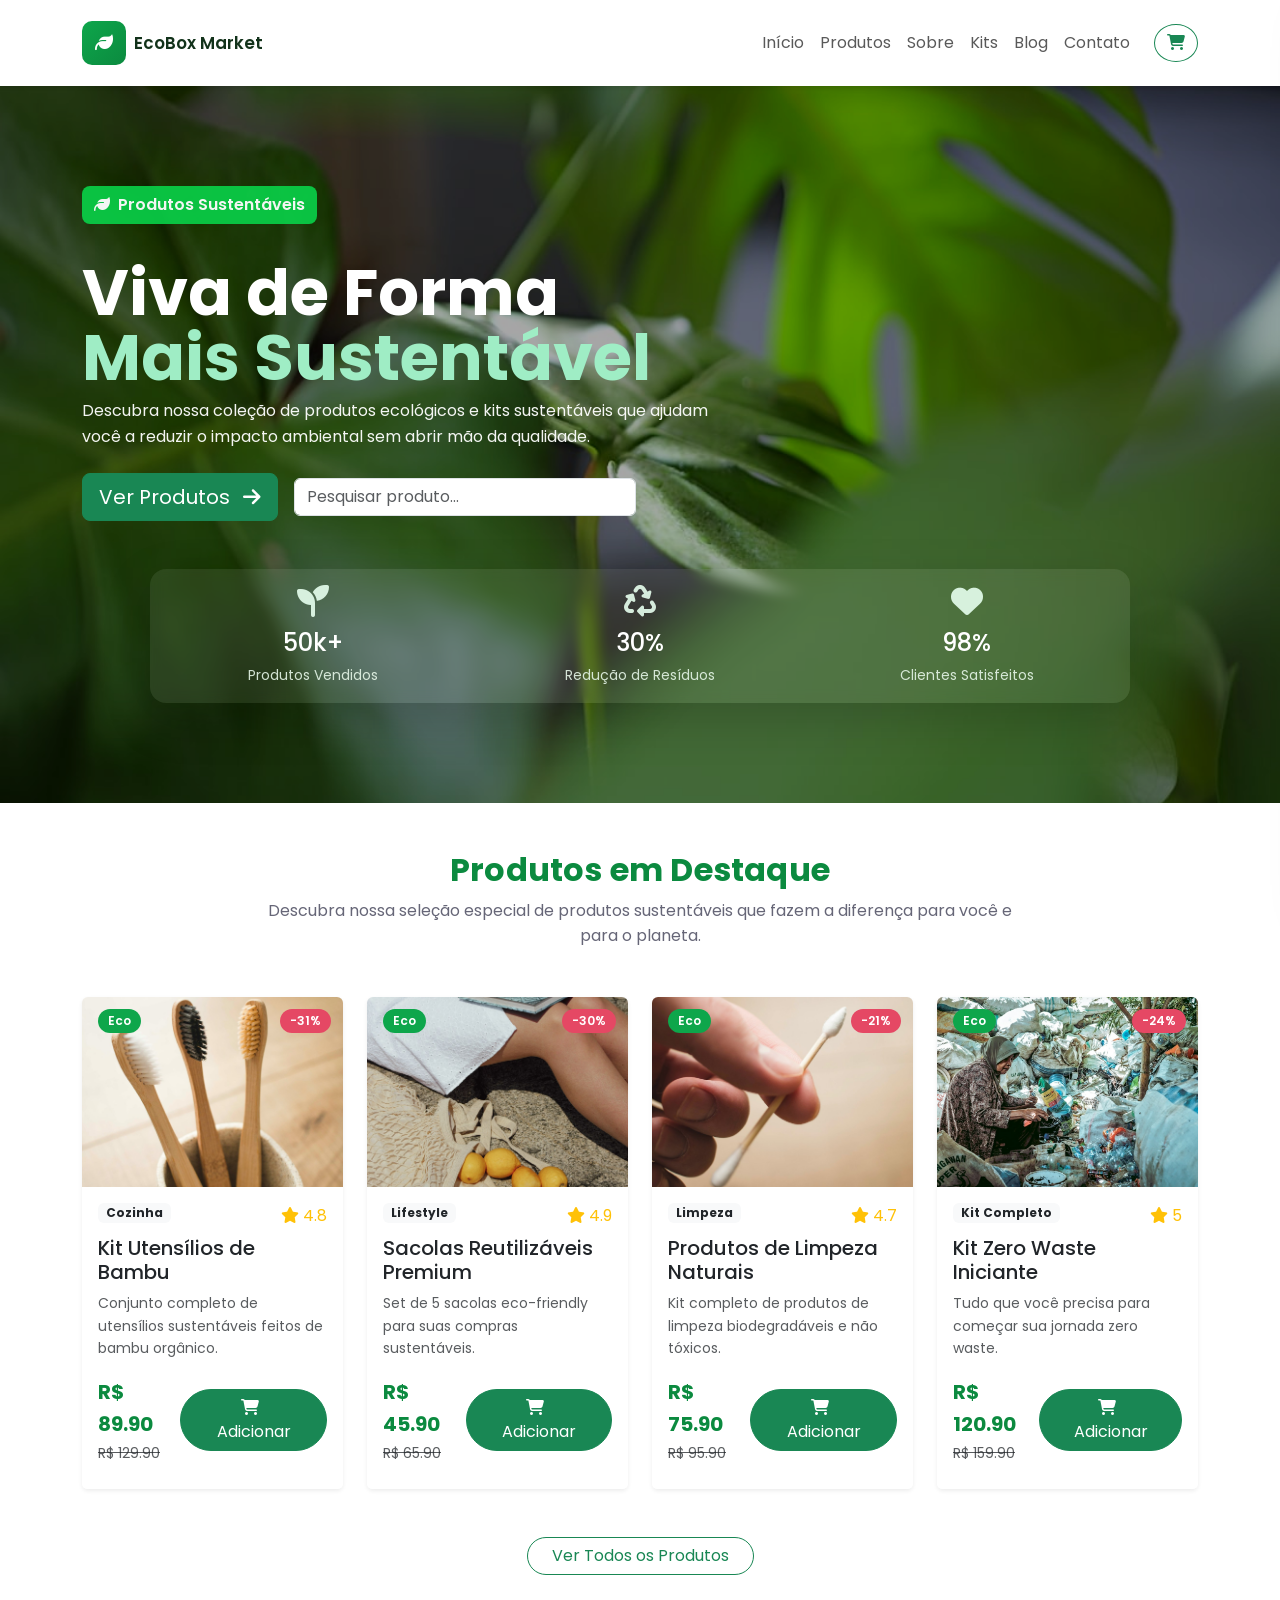
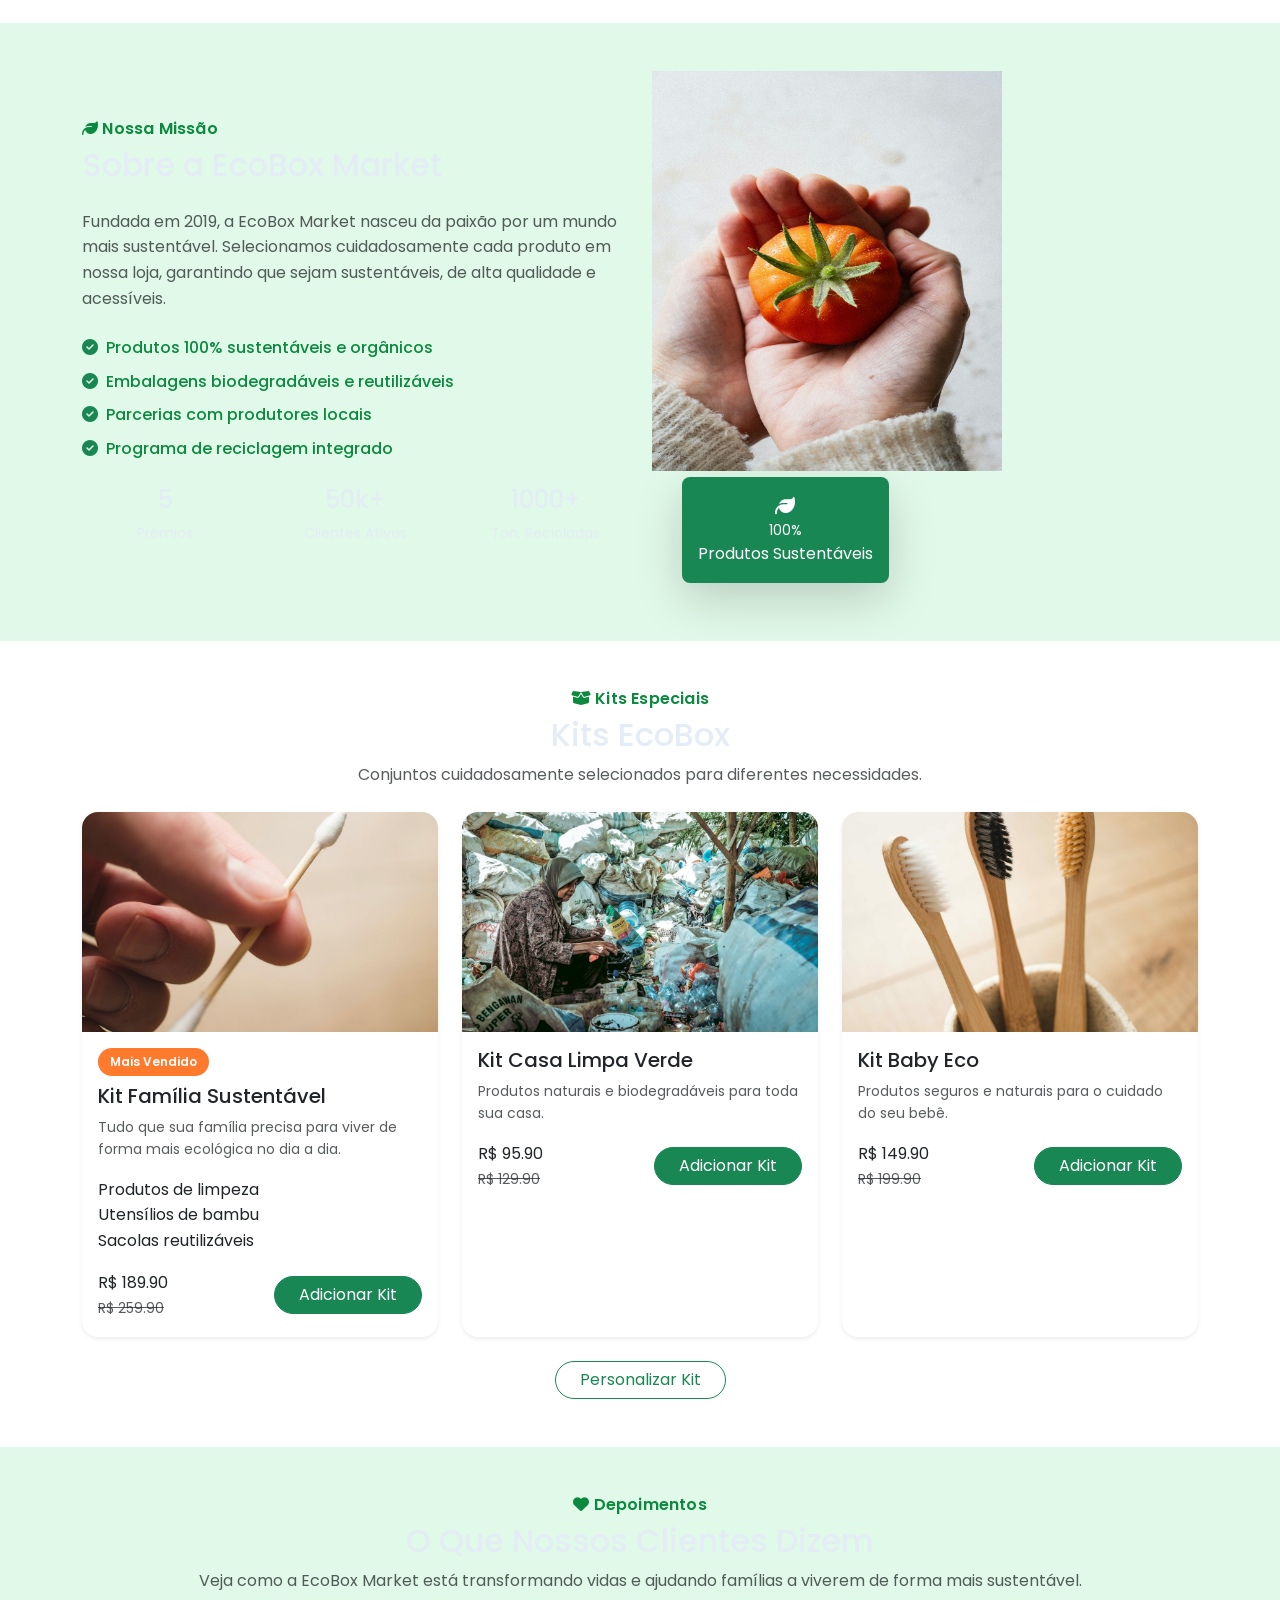
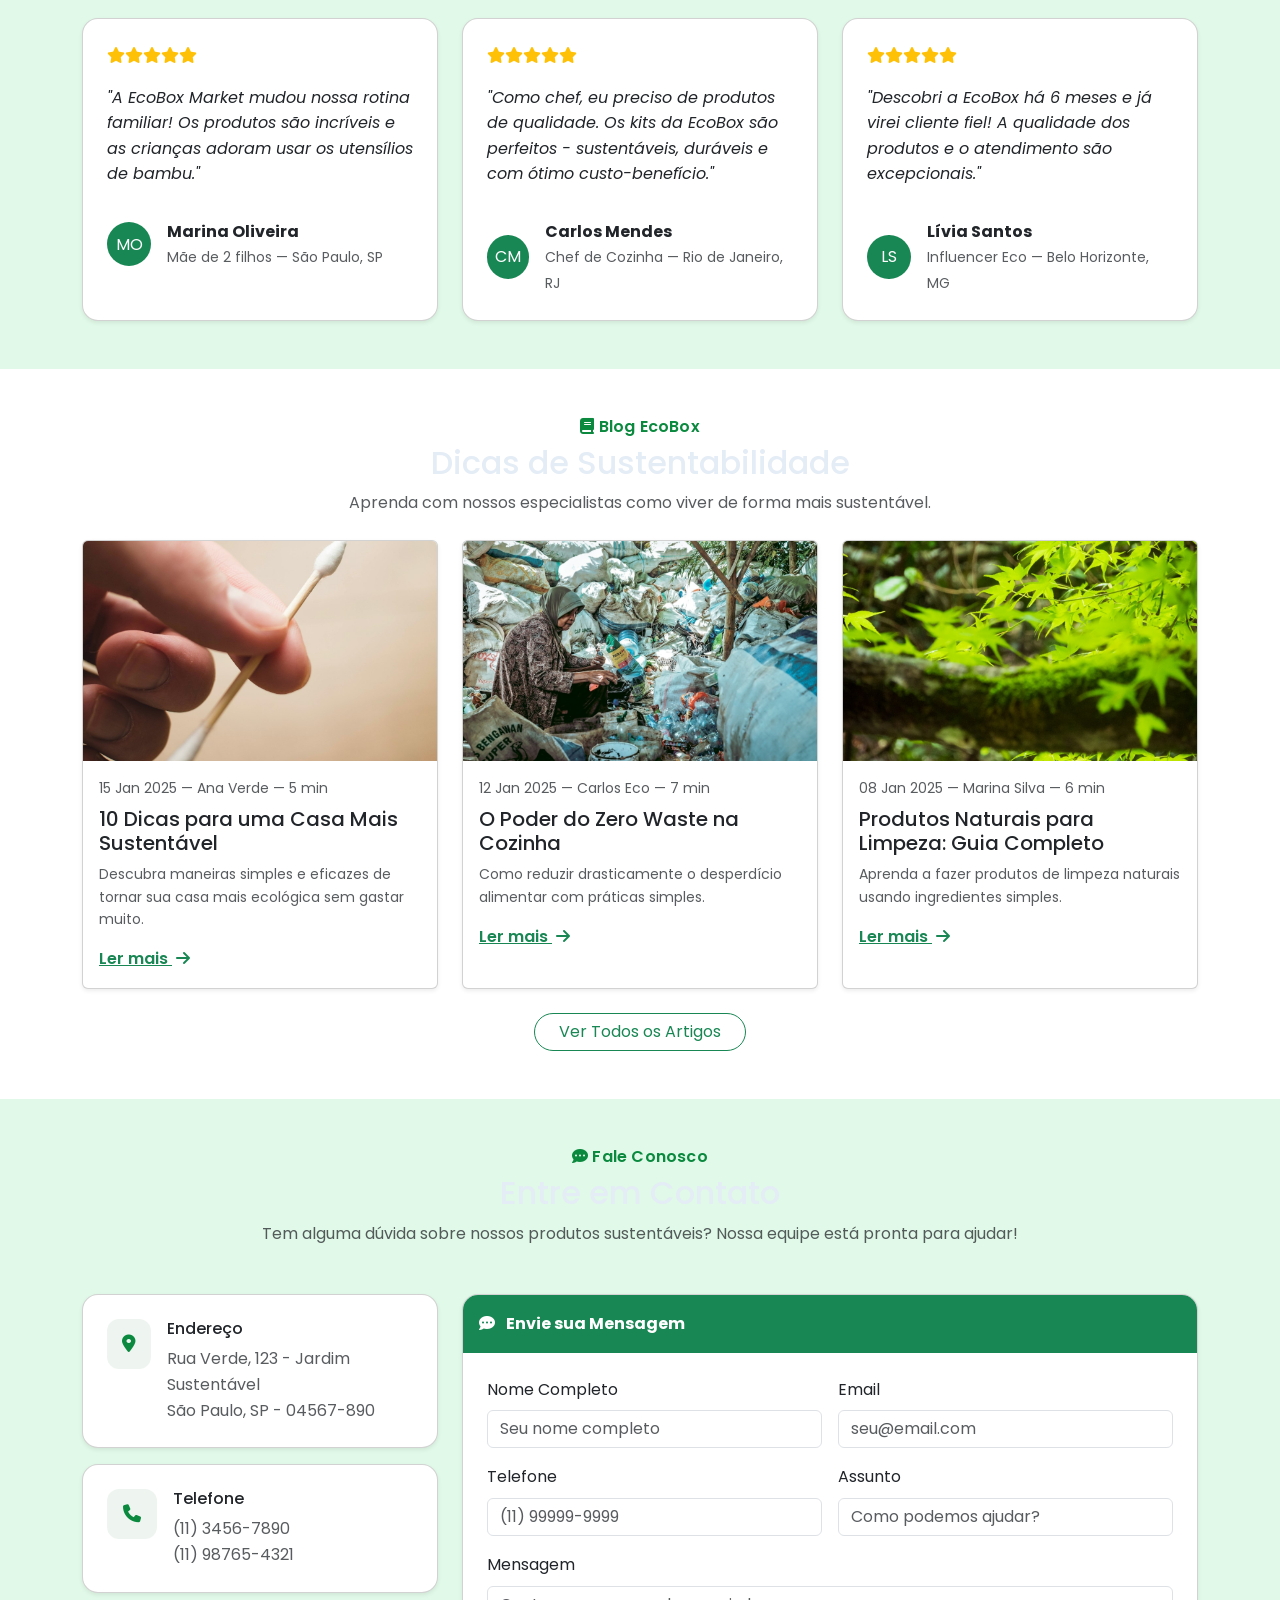
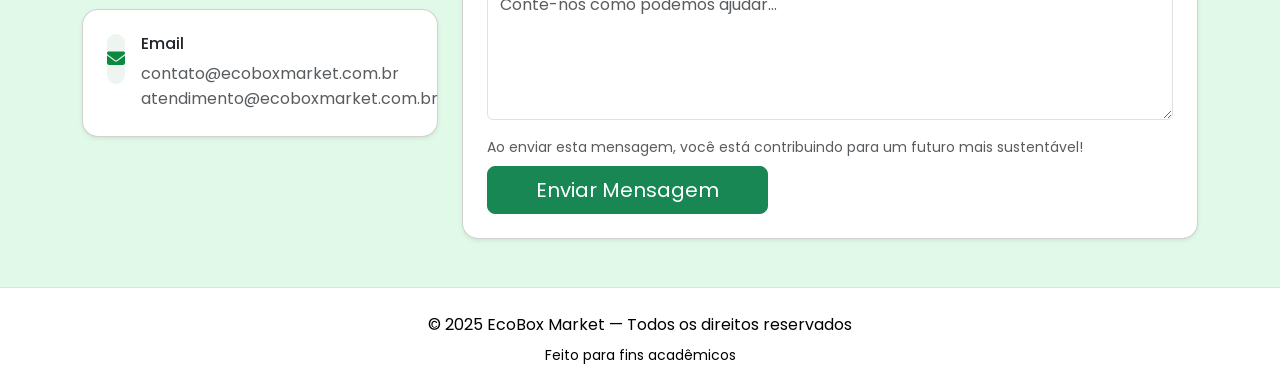
<file: index.html>
<!doctype html>
<html lang="pt-BR">
<head>
  <meta charset="utf-8" />
  <meta name="viewport" content="width=device-width, initial-scale=1" />
  <title>EcoBox Market</title>

  <!-- Bootstrap 5 -->
  <link href="https://cdn.jsdelivr.net/npm/bootstrap@5.3.2/dist/css/bootstrap.min.css" rel="stylesheet">

  <!-- Google Font -->
  <link href="https://fonts.googleapis.com/css2?family=Poppins:wght@300;400;600;700&display=swap" rel="stylesheet">

  <!-- Icones -->
  <link rel="stylesheet" href="https://cdnjs.cloudflare.com/ajax/libs/font-awesome/6.5.0/css/all.min.css">

  <!-- Customizado CSS -->
  <link rel="stylesheet" href="style.css">
</head>
<script src="script.js"></script>
<body>

  <!-- Aba de navegação -->
  <nav class="navbar navbar-expand-lg navbar-light bg-white shadow-sm py-3 sticky-top">
    <div class="container">
      <a class="navbar-brand d-flex align-items-center gap-2" href="#">
        <div class="logo-circle d-flex align-items-center justify-content-center">
          <i class="fas fa-leaf"></i>
        </div>
        <span class="brand-text">EcoBox Market</span>
      </a>

      <button class="navbar-toggler" type="button" data-bs-toggle="collapse" data-bs-target="#mainNav">
        <span class="navbar-toggler-icon"></span>
      </button>

      <div class="collapse navbar-collapse" id="mainNav">
        <ul class="navbar-nav ms-auto align-items-lg-center">
          <li class="nav-item"><a class="nav-link" href="#home">Início</a></li>
          <li class="nav-item"><a class="nav-link" href="#produtos">Produtos</a></li>
          <li class="nav-item"><a class="nav-link" href="#sobre">Sobre</a></li>  
          <li class="nav-item"><a class="nav-link" href="#kits">Kits</a></li>
          <li class="nav-item"><a class="nav-link" href="#blog">Blog</a></li>
          <li class="nav-item"><a class="nav-link" href="#contato">Contato</a></li>
          <li class="nav-item ms-3">
            <a class="btn btn-outline-success rounded-circle cart-btn position-relative" href="javascript:void(0)">
    <i class="fas fa-shopping-cart"></i>

    <!-- Contador de iten -->
    <span id="cart-count"
          class="position-absolute top-0 start-100 translate-middle badge rounded-pill bg-danger"
          style="font-size: 0.7rem; display: none;">
        0
    </span>
</a>
          </li>
        </ul>
      </div>
    </div>
  </nav>

  <!-- HERO -->
  <header id="home" class="hero-section">
    <div class="hero-overlay"></div>
    <div class="container position-relative">
      <div class="row align-items-center">
        <div class="col-lg-7">
          <p class="hero-subtitle"><i class="fas fa-leaf me-2"></i>Produtos Sustentáveis</p>
          <h1 class="hero-title">Viva de Forma <span>Mais Sustentável</span></h1>
          <p class="hero-desc">
            Descubra nossa coleção de produtos ecológicos e kits sustentáveis que ajudam você a reduzir o impacto ambiental
            sem abrir mão da qualidade.
          </p>

          <div class="d-flex gap-3 align-items-center mt-4">
            <a href="#produtos" class="btn btn-success btn-lg">Ver Produtos <i class="fas fa-arrow-right ms-2"></i></a>
            <form class="d-inline-block search-hero">
              <input class="form-control" placeholder="Pesquisar produto..." aria-label="Pesquisar">
            </form>
          </div>
        </div>
      </div>

      <!-- Barra de Metricas -->
      <div class="metrics-card shadow-lg rounded-4 mt-5 mx-auto">
        <div class="row text-center py-3 gx-0">
          <div class="col-md-4">
            <div class="metric-item">
              <i class="fas fa-seedling fa-2x"></i>
              <h4>50k+</h4>
              <small>Produtos Vendidos</small>
            </div>
          </div>
          <div class="col-md-4">
            <div class="metric-item">
              <i class="fas fa-recycle fa-2x"></i>
              <h4>30%</h4>
              <small>Redução de Resíduos</small>
            </div>
          </div>
          <div class="col-md-4">
            <div class="metric-item">
              <i class="fas fa-heart fa-2x"></i>
              <h4>98%</h4>
              <small>Clientes Satisfeitos</small>
            </div>
          </div>
        </div>
      </div>
    </div>
  </header>

  <!-- Produtos -->
  <section id="produtos" class="py-5">
    <div class="container">
      <div class="text-center mb-5">
        <h2 class="section-title">Produtos em Destaque</h2>
        <p class="section-sub">Descubra nossa seleção especial de produtos sustentáveis que fazem a diferença para você e para o planeta.</p>
      </div>

      <div class="row g-4">

        <!-- Produto 1 -->
        <div class="col-md-6 col-lg-3">
          <div class="card product-card h-100 shadow-sm border-0">
            <div class="position-relative">
              <img src="Utensilios de bambu.jpeg" class="card-img-top rounded-top" alt="">
              <span class="badge eco-badge">Eco</span>
              <span class="badge discount-badge">-31%</span>
            </div>
            <div class="card-body">
              <div class="d-flex justify-content-between align-items-start mb-2">
                <span class="small badge bg-light text-dark">Cozinha</span>
                <span class="text-warning"><i class="fas fa-star"></i> 4.8</span>
              </div>
              <h5 class="card-title">Kit Utensílios de Bambu</h5>
              <p class="card-text text-muted small">Conjunto completo de utensílios sustentáveis feitos de bambu orgânico.</p>
            </div>
            <div class="card-footer bg-white border-0 pt-0 pb-4">
              <div class="d-flex justify-content-between align-items-center">
                <div>
                  <div class="price">R$ <span class="price-value">89.90</span></div>
                  <small class="text-muted"><s>R$ 129.90</s></small>
                </div>
                <a href="#" class="btn btn-success rounded-pill px-4 add-to-cart">
  <i class="fas fa-shopping-cart me-2"></i>Adicionar
</a>

              </div>
            </div>
          </div>
        </div>

        <!-- Produto 2 -->
        <div class="col-md-6 col-lg-3">
          <div class="card product-card h-100 shadow-sm border-0">
            <div class="position-relative">
              <img src="sacolas reutilizaveis premium.jpeg" class="card-img-top rounded-top" alt="">
              <span class="badge eco-badge">Eco</span>
              <span class="badge discount-badge">-30%</span>
            </div>
            <div class="card-body">
              <div class="d-flex justify-content-between align-items-start mb-2">
                <span class="small badge bg-light text-dark">Lifestyle</span>
                <span class="text-warning"><i class="fas fa-star"></i> 4.9</span>
              </div>
              <h5 class="card-title">Sacolas Reutilizáveis Premium</h5>
              <p class="card-text text-muted small">Set de 5 sacolas eco-friendly para suas compras sustentáveis.</p>
            </div>
            <div class="card-footer bg-white border-0 pt-0 pb-4">
              <div class="d-flex justify-content-between align-items-center">
                <div>
                  <div class="price">R$ <span class="price-value">45.90</span></div>
                  <small class="text-muted"><s>R$ 65.90</s></small>
                </div>
                <button class="btn btn-success rounded-pill px-4 add-to-cart"><i class="fas fa-shopping-cart me-2"></i>Adicionar</button>
              </div>
            </div>
          </div>
        </div>

        <!-- Produto 3 -->
        <div class="col-md-6 col-lg-3">
          <div class="card product-card h-100 shadow-sm border-0">
            <div class="position-relative">
              <img src="Produtos de limpeza naturais.jpeg" class="card-img-top rounded-top" alt="">
              <span class="badge eco-badge">Eco</span>
              <span class="badge discount-badge">-21%</span>
            </div>
            <div class="card-body">
              <div class="d-flex justify-content-between align-items-start mb-2">
                <span class="small badge bg-light text-dark">Limpeza</span>
                <span class="text-warning"><i class="fas fa-star"></i> 4.7</span>
              </div>
              <h5 class="card-title">Produtos de Limpeza Naturais</h5>
              <p class="card-text text-muted small">Kit completo de produtos de limpeza biodegradáveis e não tóxicos.</p>
            </div>
            <div class="card-footer bg-white border-0 pt-0 pb-4">
              <div class="d-flex justify-content-between align-items-center">
                <div>
                  <div class="price">R$ <span class="price-value">75.90</span></div>
                  <small class="text-muted"><s>R$ 95.90</s></small>
                </div>
                <button class="btn btn-success rounded-pill px-4 add-to-cart"><i class="fas fa-shopping-cart me-2"></i>Adicionar</button>
              </div>
            </div>
          </div>
        </div>

        <!-- Produto 4 -->
        <div class="col-md-6 col-lg-3">
          <div class="card product-card h-100 shadow-sm border-0">
            <div class="position-relative">
              <img src="kit zero waste.jpeg" class="card-img-top rounded-top" alt="">
              <span class="badge eco-badge">Eco</span>
              <span class="badge discount-badge">-24%</span>
            </div>
            <div class="card-body">
              <div class="d-flex justify-content-between align-items-start mb-2">
                <span class="small badge bg-light text-dark">Kit Completo</span>
                <span class="text-warning"><i class="fas fa-star"></i> 5</span>
              </div>
              <h5 class="card-title">Kit Zero Waste Iniciante</h5>
              <p class="card-text text-muted small">Tudo que você precisa para começar sua jornada zero waste.</p>
            </div>
            <div class="card-footer bg-white border-0 pt-0 pb-4">
              <div class="d-flex justify-content-between align-items-center">
                <div>
                  <div class="price">R$ <span class="price-value">120.90</span></div>
                  <small class="text-muted"><s>R$ 159.90</s></small>
                </div>
                <button class="btn btn-success rounded-pill px-4 add-to-cart"><i class="fas fa-shopping-cart me-2"></i>Adicionar</button>
              </div>
            </div>
          </div>
        </div>

      </div>

      <div class="text-center mt-5">
        <a href="#" class="btn btn-outline-success rounded-pill px-4">Ver Todos os Produtos</a>
      </div>
    </div>
  </section>

  <!-- Sobre -->
  <section id="sobre" class="py-5 bg-light-green">
    <div class="container">
      <div class="row align-items-center gy-4">
        <div class="col-lg-6">
          <h6 class="small-sub"><i class="fas fa-leaf"></i> Nossa Missão</h6>
          <h2 class="mb-4">Sobre a EcoBox Market</h2>
          <p class="text-muted">Fundada em 2019, a EcoBox Market nasceu da paixão por um mundo mais sustentável.
            Selecionamos cuidadosamente cada produto em nossa loja, garantindo que sejam sustentáveis, de alta qualidade e acessíveis.</p>

          <ul class="list-unstyled mt-4 mb-4">
            <li class="mb-2"><i class="fas fa-check-circle text-success me-2"></i>Produtos 100% sustentáveis e orgânicos</li>
            <li class="mb-2"><i class="fas fa-check-circle text-success me-2"></i>Embalagens biodegradáveis e reutilizáveis</li>
            <li class="mb-2"><i class="fas fa-check-circle text-success me-2"></i>Parcerias com produtores locais</li>
            <li class="mb-2"><i class="fas fa-check-circle text-success me-2"></i>Programa de reciclagem integrado</li>
          </ul>

          <div class="row text-center">
            <div class="col-4">
              <h4 class="counter">5</h4>
              <small class="d-block">Prêmios</small>
            </div>
            <div class="col-4">
              <h4 class="counter">50k+</h4>
              <small class="d-block">Clientes Ativos</small>
            </div>
            <div class="col-4">
              <h4 class="counter">1000+</h4>
              <small class="d-block">Ton. Recicladas</small>
            </div>
          </div>
        </div>

        <div class="col-lg-6 text-center">
          <img src="Tomate.jpeg">
          <div class="floating-card bg-success text-white rounded-3 shadow-lg mt-3 d-inline-block p-3">
            <i class="fas fa-leaf fa-lg"></i>
            <div class="small">100%</div>
            <div>Produtos Sustentáveis</div>
          </div>
        </div>
      </div>
    </div>
  </section>

  <!-- Kits -->
  <section id="kits" class="py-5">
    <div class="container">
      <div class="text-center mb-4">
        <h6 class="small-sub"><i class="fas fa-box-open"></i> Kits Especiais</h6>
        <h2>Kits EcoBox</h2>
        <p class="text-muted">Conjuntos cuidadosamente selecionados para diferentes necessidades.</p>
      </div>

      <div class="row g-4">

        <div class="col-md-6 col-lg-4">
          <div class="card kit-card h-100 shadow-sm border-0 rounded-4 overflow-hidden">
            <img src="Produtos de limpeza naturais.jpeg" class="card-img-top" alt="">
            <div class="card-body">
              <span class="badge badge-orange mb-2">Mais Vendido</span>
              <h5 class="card-title">Kit Família Sustentável</h5>
              <p class="text-muted small">Tudo que sua família precisa para viver de forma mais ecológica no dia a dia.</p>

              <ul class="list-unstyled mt-3 mb-3">
                <li>Produtos de limpeza</li>
                <li>Utensílios de bambu</li>
                <li>Sacolas reutilizáveis</li>
              </ul>

              <div class="d-flex justify-content-between align-items-center">
                <div>
                  <div class="price">R$ <span class="price-value">189.90</span></div>
                  <small class="text-muted"><s>R$ 259.90</s></small>
                </div>
                <button class="btn btn-success rounded-pill px-4 add-to-cart">Adicionar Kit</button>

              </div>
            </div>
          </div>
        </div>

        <!-- Kit 2 -->
        <div class="col-md-6 col-lg-4">
          <div class="card kit-card h-100 shadow-sm border-0 rounded-4 overflow-hidden">
            <img src="kit zero waste.jpeg" class="card-img-top" alt="">
            <div class="card-body">
              <h5 class="card-title">Kit Casa Limpa Verde</h5>
              <p class="text-muted small">Produtos naturais e biodegradáveis para toda sua casa.</p>
              <div class="d-flex justify-content-between align-items-center">
                <div>
                  <div class="price">R$ <span class="price-value">95.90</span></div>
                  <small class="text-muted"><s>R$ 129.90</s></small>
                </div>
                <button class="btn btn-success rounded-pill px-4 add-to-cart">Adicionar Kit</button>

              </div>
            </div>
          </div>
        </div>

        <!-- Kit 3 -->
        <div class="col-md-6 col-lg-4">
          <div class="card kit-card h-100 shadow-sm border-0 rounded-4 overflow-hidden">
            <img src="Utensilios de bambu.jpeg" class="card-img-top" alt="">
            <div class="card-body">
              <h5 class="card-title">Kit Baby Eco</h5>
              <p class="text-muted small">Produtos seguros e naturais para o cuidado do seu bebê.</p>
              <div class="d-flex justify-content-between align-items-center">
                <div>
                  <div class="price">R$ <span class="price-value">149.90</span></div>
                  <small class="text-muted"><s>R$ 199.90</s></small>
                </div>
                <button class="btn btn-success rounded-pill px-4 add-to-cart">Adicionar Kit</button>

              </div>
            </div>
          </div>
        </div>

      </div>

      <div class="text-center mt-4">
        <a href="#" class="btn btn-outline-success rounded-pill px-4">Personalizar Kit</a>
      </div>
    </div>
  </section>

  <!-- Depoimentos -->
  <section class="py-5 bg-light-green">
    <div class="container">
      <div class="text-center mb-4">
        <h6 class="small-sub"><i class="fas fa-heart"></i> Depoimentos</h6>
        <h2>O Que Nossos Clientes Dizem</h2>
        <p class="text-muted">Veja como a EcoBox Market está transformando vidas e ajudando famílias a viverem de forma mais sustentável.</p>
      </div>

      <div class="row g-4">

        <div class="col-md-6 col-lg-4">
          <div class="card testimonial-card h-100 shadow-sm rounded-4 p-4">
            <div class="stars text-warning mb-3">
              <i class="fas fa-star"></i><i class="fas fa-star"></i><i class="fas fa-star"></i><i class="fas fa-star"></i><i class="fas fa-star"></i>
            </div>
            <p class="fst-italic">"A EcoBox Market mudou nossa rotina familiar! Os produtos são incríveis e as crianças adoram usar os utensílios de bambu."</p>
            <div class="d-flex align-items-center mt-3">
              <div class="avatar bg-success text-white rounded-circle me-3">MO</div>
              <div>
                <strong>Marina Oliveira</strong><br>
                <small class="text-muted">Mãe de 2 filhos — São Paulo, SP</small>
              </div>
            </div>
          </div>
        </div>

        <div class="col-md-6 col-lg-4">
          <div class="card testimonial-card h-100 shadow-sm rounded-4 p-4">
            <div class="stars text-warning mb-3">
              <i class="fas fa-star"></i><i class="fas fa-star"></i><i class="fas fa-star"></i><i class="fas fa-star"></i><i class="fas fa-star"></i>
            </div>
            <p class="fst-italic">"Como chef, eu preciso de produtos de qualidade. Os kits da EcoBox são perfeitos - sustentáveis, duráveis e com ótimo custo-benefício."</p>
            <div class="d-flex align-items-center mt-3">
              <div class="avatar bg-success text-white rounded-circle me-3">CM</div>
              <div>
                <strong>Carlos Mendes</strong><br>
                <small class="text-muted">Chef de Cozinha — Rio de Janeiro, RJ</small>
              </div>
            </div>
          </div>
        </div>

        <div class="col-md-6 col-lg-4">
          <div class="card testimonial-card h-100 shadow-sm rounded-4 p-4">
            <div class="stars text-warning mb-3">
              <i class="fas fa-star"></i><i class="fas fa-star"></i><i class="fas fa-star"></i><i class="fas fa-star"></i><i class="fas fa-star"></i>
            </div>
            <p class="fst-italic">"Descobri a EcoBox há 6 meses e já virei cliente fiel! A qualidade dos produtos e o atendimento são excepcionais."</p>
            <div class="d-flex align-items-center mt-3">
              <div class="avatar bg-success text-white rounded-circle me-3">LS</div>
              <div>
                <strong>Lívia Santos</strong><br>
                <small class="text-muted">Influencer Eco — Belo Horizonte, MG</small>
              </div>
            </div>
          </div>
        </div>

      </div>

    </div>
  </section>

  <!-- Blog -->
  <section id="blog" class="py-5">
    <div class="container">
      <div class="text-center mb-4">
        <h6 class="small-sub"><i class="fas fa-book"></i> Blog EcoBox</h6>
        <h2>Dicas de Sustentabilidade</h2>
        <p class="text-muted">Aprenda com nossos especialistas como viver de forma mais sustentável.</p>
      </div>

      <div class="row g-4">

        <div class="col-md-6 col-lg-4">
          <div class="card blog-card h-100 shadow-sm">
            <img src="Produtos de limpeza naturais.jpeg" class="card-img-top" alt="">
            <div class="card-body">
              <small class="text-muted d-block mb-2">15 Jan 2025 — Ana Verde — 5 min</small>
              <h5 class="card-title">10 Dicas para uma Casa Mais Sustentável</h5>
              <p class="text-muted small">Descubra maneiras simples e eficazes de tornar sua casa mais ecológica sem gastar muito.</p>
              <a href="#" class="read-more text-success">Ler mais <i class="fas fa-arrow-right ms-1"></i></a>
            </div>
          </div>
        </div>

        <div class="col-md-6 col-lg-4">
          <div class="card blog-card h-100 shadow-sm">
            <img src="kit zero waste.jpeg" class="card-img-top" alt="">
            <div class="card-body">
              <small class="text-muted d-block mb-2">12 Jan 2025 — Carlos Eco — 7 min</small>
              <h5 class="card-title">O Poder do Zero Waste na Cozinha</h5>
              <p class="text-muted small">Como reduzir drasticamente o desperdício alimentar com práticas simples.</p>
              <a href="#" class="read-more text-success">Ler mais <i class="fas fa-arrow-right ms-1"></i></a>
            </div>
          </div>
        </div>

        <div class="col-md-6 col-lg-4">
          <div class="card blog-card h-100 shadow-sm">
            <img src="produtos naturais.jpeg" class="card-img-top" alt="">
            <div class="card-body">
              <small class="text-muted d-block mb-2">08 Jan 2025 — Marina Silva — 6 min</small>
              <h5 class="card-title">Produtos Naturais para Limpeza: Guia Completo</h5>
              <p class="text-muted small">Aprenda a fazer produtos de limpeza naturais usando ingredientes simples.</p>
              <a href="#" class="read-more text-success">Ler mais <i class="fas fa-arrow-right ms-1"></i></a>
            </div>
          </div>
        </div>

      </div>

      <div class="text-center mt-4">
        <a href="#" class="btn btn-outline-success rounded-pill px-4">Ver Todos os Artigos</a>
      </div>
    </div>
  </section>

  <!-- Contato -->
  <section id="contato" class="py-5 bg-light-green">
    <div class="container">
      <div class="text-center mb-5">
        <h6 class="small-sub"><i class="fas fa-comment-dots"></i> Fale Conosco</h6>
        <h2>Entre em Contato</h2>
        <p class="text-muted">Tem alguma dúvida sobre nossos produtos sustentáveis? Nossa equipe está pronta para ajudar!</p>
      </div>

      <div class="row g-4">

        <div class="col-lg-4">
          <div class="card contact-info shadow-sm rounded-4 p-4 mb-3">
            <div class="d-flex align-items-start gap-3">
              <div class="icon-box"><i class="fas fa-map-marker-alt"></i></div>
              <div>
                <h6>Endereço</h6>
                <p class="text-muted mb-0">Rua Verde, 123 - Jardim Sustentável<br>São Paulo, SP - 04567-890</p>
              </div>
            </div>
          </div>

          <div class="card contact-info shadow-sm rounded-4 p-4 mb-3">
            <div class="d-flex align-items-start gap-3">
              <div class="icon-box"><i class="fas fa-phone"></i></div>
              <div>
                <h6>Telefone</h6>
                <p class="text-muted mb-0">(11) 3456-7890<br>(11) 98765-4321</p>
              </div>
            </div>
          </div>

          <div class="card contact-info shadow-sm rounded-4 p-4">
            <div class="d-flex align-items-start gap-3">
              <div class="icon-box"><i class="fas fa-envelope"></i></div>
              <div>
                <h6>Email</h6>
                <p class="text-muted mb-0">contato@ecoboxmarket.com.br<br>atendimento@ecoboxmarket.com.br</p>
              </div>
            </div>
          </div>
        </div>

        <div class="col-lg-8">
          <div class="card shadow-sm rounded-4 p-0 overflow-hidden">
            <div class="p-3 bg-success text-white">
              <strong><i class="fas fa-comment-dots me-2"></i> Envie sua Mensagem</strong>
            </div>
            <div class="card-body p-4">
              <form id="contatoForm" novalidate>
  <div class="row g-3">

    <div class="col-md-6">
      <label class="form-label">Nome Completo</label>
      <input id="nome" class="form-control" placeholder="Seu nome completo">
      <small class="text-danger" id="erro-nome"></small>
    </div>

    <div class="col-md-6">
      <label class="form-label">Email</label>
      <input id="email" class="form-control" placeholder="seu@email.com">
      <small class="text-danger" id="erro-email"></small>
    </div>

    <div class="col-md-6">
      <label class="form-label">Telefone</label>
      <input id="telefone" class="form-control" placeholder="(11) 99999-9999">
      <small class="text-danger" id="erro-telefone"></small>
    </div>

    <div class="col-md-6">
      <label class="form-label">Assunto</label>
      <input id="assunto" class="form-control" placeholder="Como podemos ajudar?">
      <small class="text-danger" id="erro-assunto"></small>
    </div>

    <div class="col-12">
      <label class="form-label">Mensagem</label>
      <textarea id="mensagem" class="form-control" rows="5" placeholder="Conte-nos como podemos ajudar..."></textarea>
      <small class="text-danger" id="erro-mensagem"></small>
    </div>

    <div class="col-12">
      <div class="small text-muted mb-2">Ao enviar esta mensagem, você está contribuindo para um futuro mais sustentável!</div>
      <button class="btn btn-success btn-lg px-5" type="submit">Enviar Mensagem</button>
    </div>

  </div>
</form>

            </div>
          </div>
        </div>

      </div>

    </div>
  </section>

  <!-- FOOTER -->
  <footer class="py-4 bg-white border-top">
    <div class="container text-center">
      <p class="mb-1">© 2025 EcoBox Market — Todos os direitos reservados</p>
      <small>Feito para fins acadêmicos</small>
    </div>
  </footer>

  <!-- 🔥 CARRINHO LATERAL (SIDE CART) -->
<div id="sideCart" class="sidecart shadow-lg">
  <div class="sidecart-header d-flex justify-content-between align-items-center p-3 bg-success text-white">
    <h5 class="m-0"><i class="fas fa-shopping-cart me-2"></i> Meu Carrinho</h5>
    <button id="closeCart" class="btn btn-light btn-sm rounded-circle">
      <i class="fas fa-times"></i>
    </button>
  </div>

  <div class="sidecart-body p-3">
    <ul id="carrinho-lista" class="list-unstyled"></ul>

    <div class="cart-footer mt-4">
      <h5>Total: <strong>R$ <span id="carrinho-total">0.00</span></strong></h5>
      <button class="btn btn-danger w-100 mt-3" onclick="limparCarrinho()">Limpar Carrinho</button>
      <button class="btn btn-success w-100 mt-2">Finalizar Compra</button>
    </div>
  </div>
</div>



<!-- 🔥 SCRIPT DE ABERTURA E FECHAMENTO DO CARRINHO -->
<script>
  const cartBtn = document.querySelector(".cart-btn");
  const sideCart = document.getElementById("sideCart");
  const closeCart = document.getElementById("closeCart");

  cartBtn.addEventListener("click", (event) => {
    event.preventDefault();   // ⛔ impede voltar ao topo
    sideCart.classList.add("open");
  });

  closeCart.addEventListener("click", () => {
    sideCart.classList.remove("open");
  });
</script>

  <!-- Bootstrap JS -->
  <script src="https://cdn.jsdelivr.net/npm/bootstrap@5.3.2/dist/js/bootstrap.bundle.min.js"></script>
  <script src="script.js"></script>

<script>
document.getElementById("contatoForm").addEventListener("submit", function (e) {
    e.preventDefault(); // evita envio se houver erros

    let valido = true;

    // Campos
    const nome = document.getElementById("nome");
    const email = document.getElementById("email");
    const telefone = document.getElementById("telefone");
    const assunto = document.getElementById("assunto");
    const mensagem = document.getElementById("mensagem");

    // Mensagens de erro
    const erroNome = document.getElementById("erro-nome");
    const erroEmail = document.getElementById("erro-email");
    const erroTelefone = document.getElementById("erro-telefone");
    const erroAssunto = document.getElementById("erro-assunto");
    const erroMensagem = document.getElementById("erro-mensagem");

    // Limpar erros
    erroNome.textContent = "";
    erroEmail.textContent = "";
    erroTelefone.textContent = "";
    erroAssunto.textContent = "";
    erroMensagem.textContent = "";

    // 📝 Validação Nome
    if (nome.value.trim().length < 3) {
        erroNome.textContent = "Digite seu nome completo.";
        valido = false;
    }

    // 📨 Validação Email
    const regexEmail = /^[^\s@]+@[^\s@]+\.[^\s@]+$/;
    if (!regexEmail.test(email.value.trim())) {
        erroEmail.textContent = "Digite um email válido.";
        valido = false;
    }

    // 📱 Validação Telefone
    const regexTel = /^\(?\d{2}\)?[\s-]?\d{4,5}-?\d{4}$/;
    if (!regexTel.test(telefone.value.trim())) {
        erroTelefone.textContent = "Digite um telefone válido.";
        valido = false;
    }

    // 📌 Assunto obrigatório
    if (assunto.value.trim().length < 3) {
        erroAssunto.textContent = "Digite o assunto.";
        valido = false;
    }

    // 🖊 Mensagem obrigatória
    if (mensagem.value.trim().length < 10) {
        erroMensagem.textContent = "A mensagem precisa ter pelo menos 10 caracteres.";
        valido = false;
    }

    // 🚀 Se estiver tudo válido
    if (valido) {
        alert("Mensagem enviada com sucesso! 🌱💚");

        // opcional: limpar o formulário
        nome.value = "";
        email.value = "";
        telefone.value = "";
        assunto.value = "";
        mensagem.value = "";
    }
});
</script>

</body>
</html>
</file>
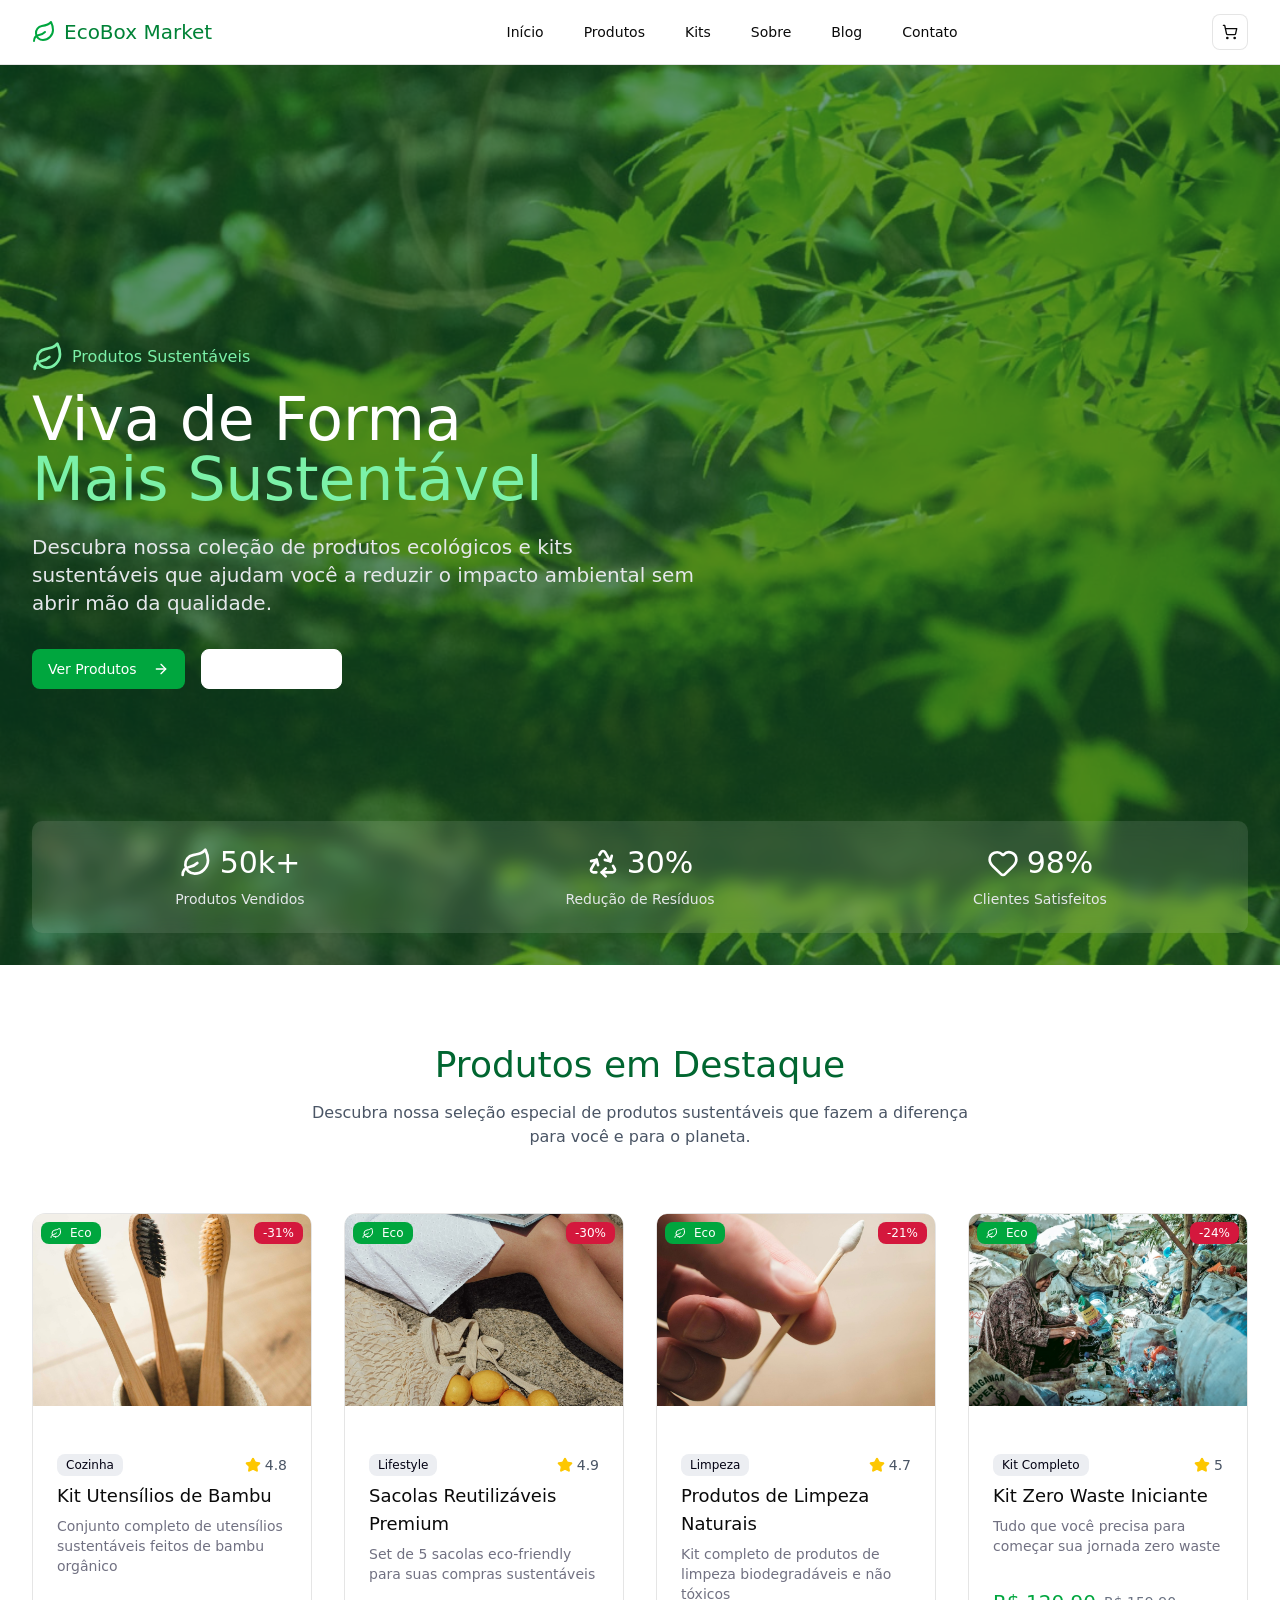
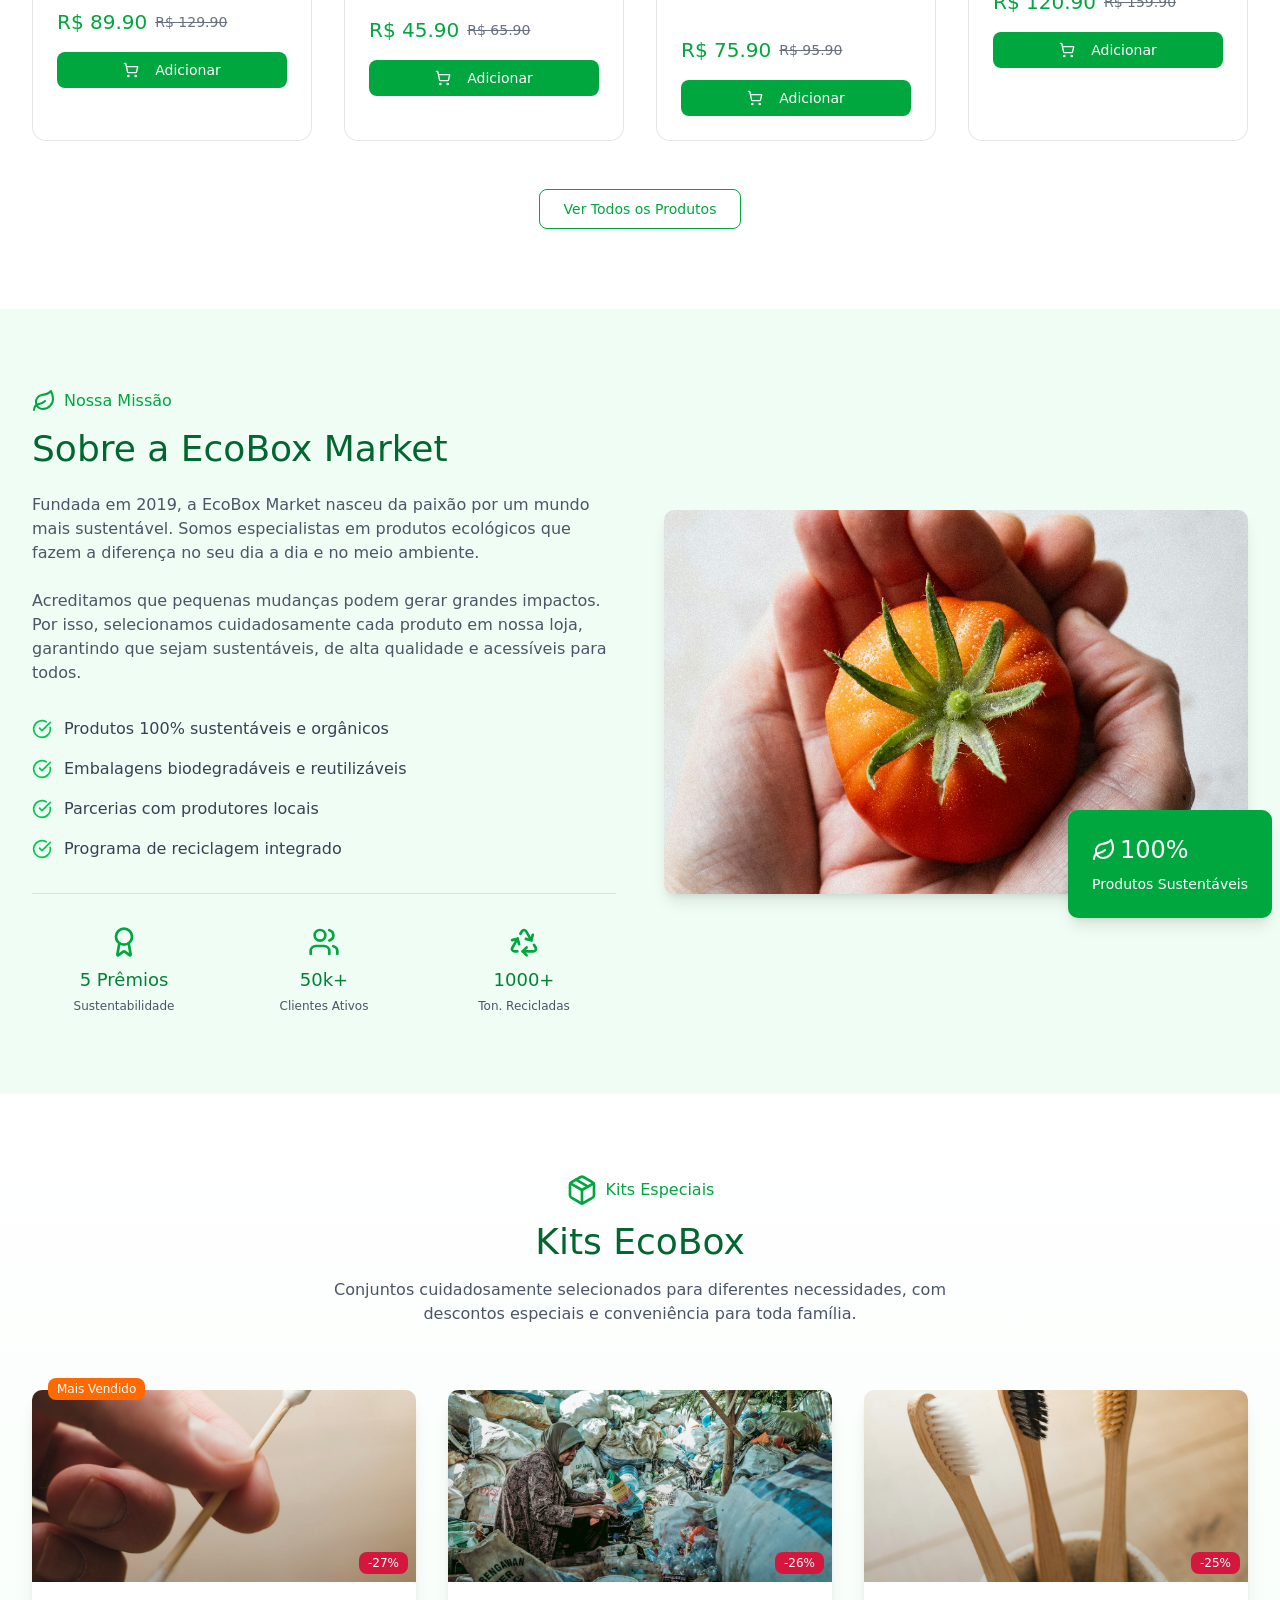
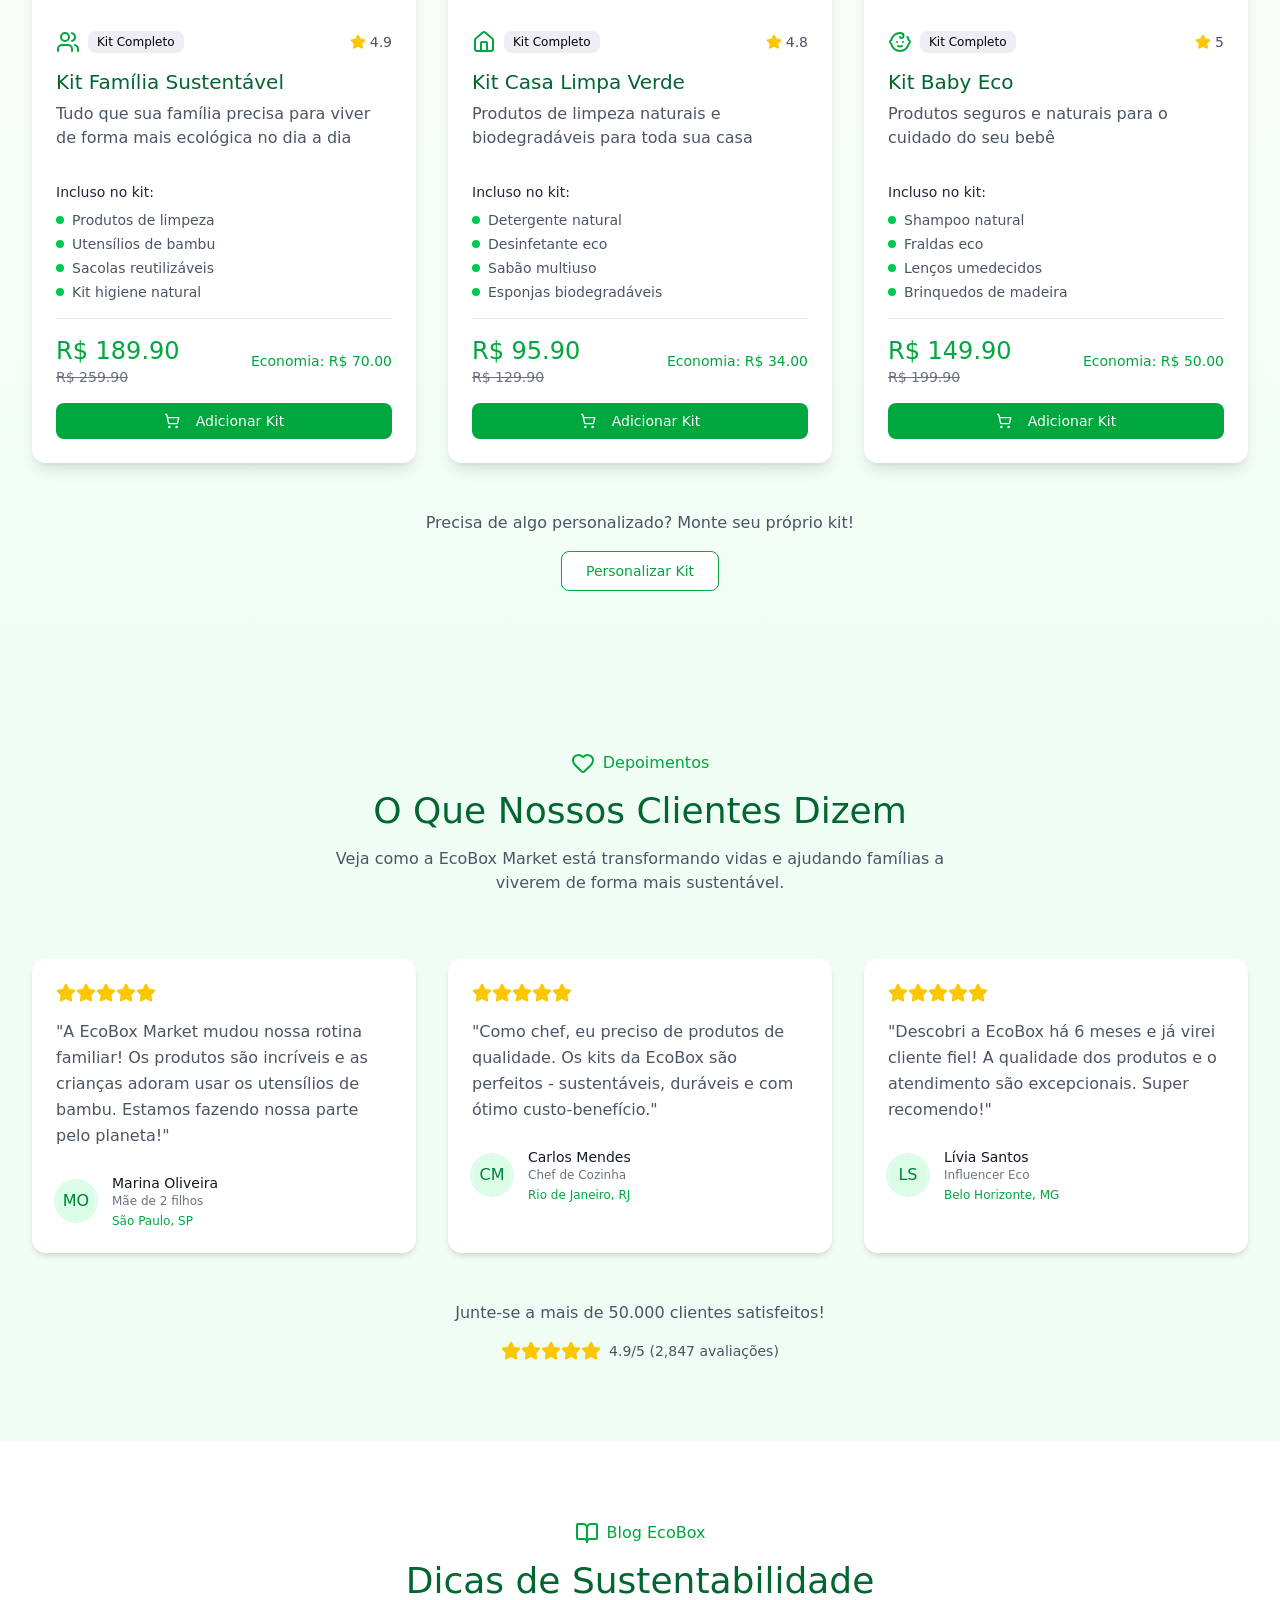
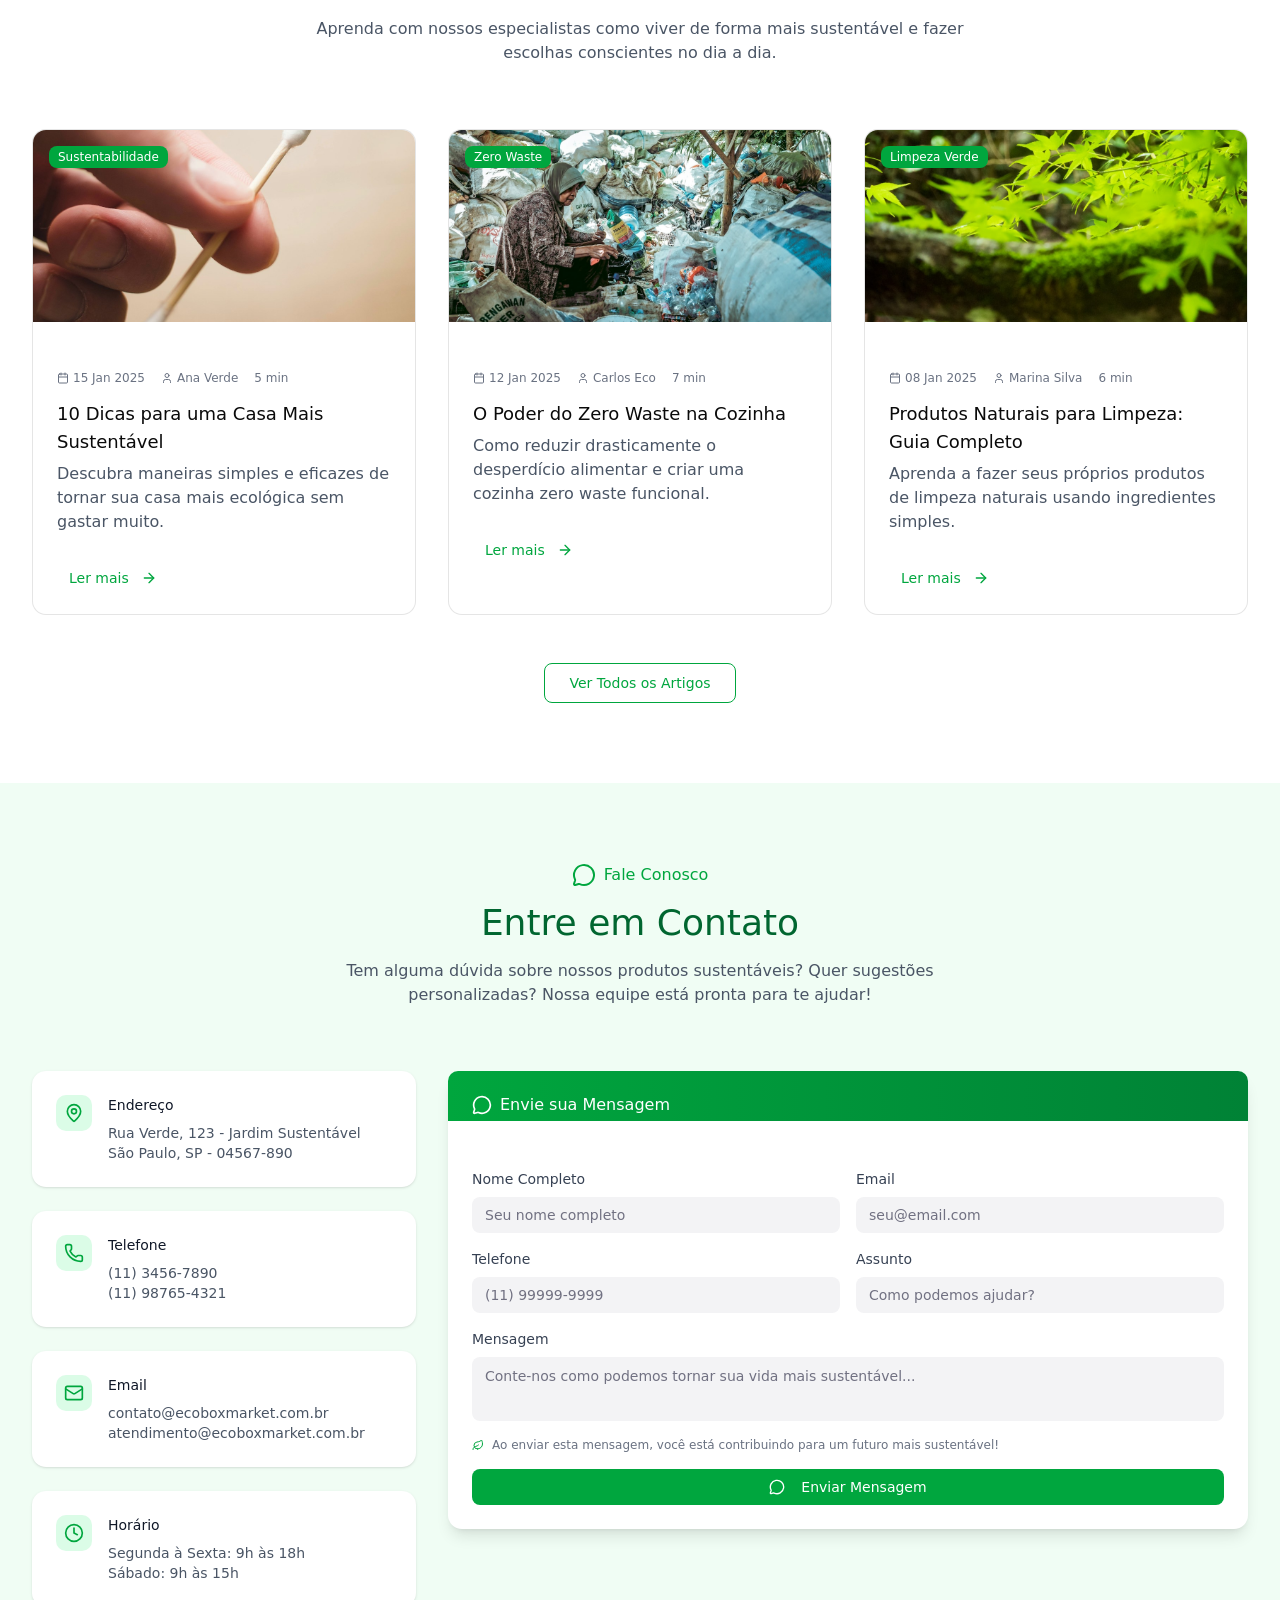
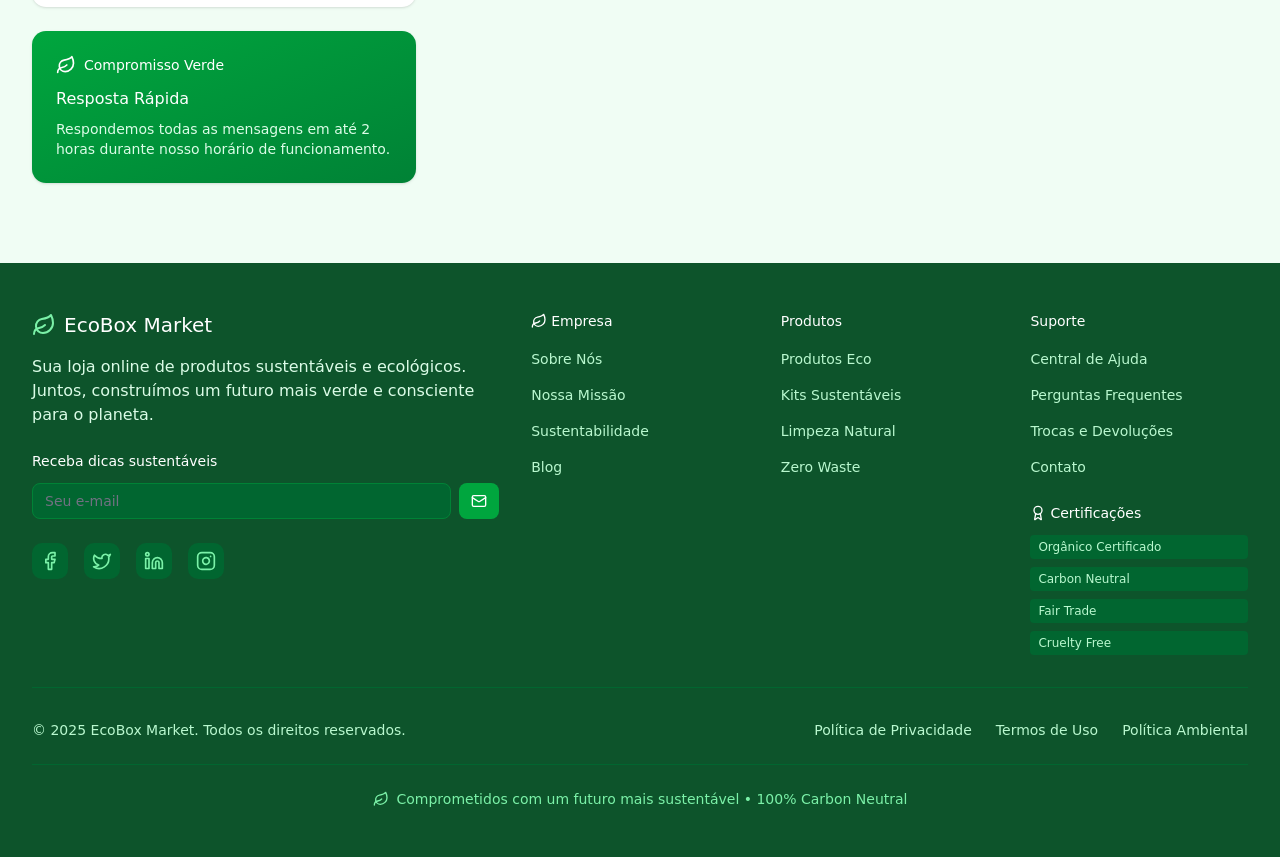
<file: Kit zero waste_files/preview_page.html>
<!DOCTYPE html>
<!-- saved from url=(0092)https://4e716743-2b56-4874-ab78-045fc50c22e4-figmaiframepreview.figma.site/preview_page.html -->
<html><head><meta http-equiv="Content-Type" content="text/html; charset=windows-1252"><style id="reset-css"> @layer figreset,figoverridable,reset,theme,base,figutils,components,utilities;@layer figreset{:root{--100dvw:100vw;--100dvh:100vh;--banner-height:48px;--full-height-with-banner:calc(100dvh - var(--banner-height));font-synthesis:none;text-align:left;button{text-align:left}}@supports (width:100dvw){:root{--100dvw:100dvw;--100dvh:100dvh}}}.wrapper-with-banner .min-h-screen{min-height:var(--full-height-with-banner)}.wrapper-with-banner .h-screen{height:var(--full-height-with-banner)}</style><meta name="color-scheme" content="light dark"><style>/*! tailwindcss v4.1.3 | MIT License | https://tailwindcss.com */
@layer properties {
  @supports (((-webkit-hyphens: none)) and (not (margin-trim: inline))) or ((-moz-orient: inline) and (not (color: rgb(from red r g b)))) {
    *, :before, :after, ::backdrop {
      --tw-space-y-reverse: 0;
      --tw-space-x-reverse: 0;
      --tw-border-style: solid;
      --tw-gradient-position: initial;
      --tw-gradient-from: #0000;
      --tw-gradient-via: #0000;
      --tw-gradient-to: #0000;
      --tw-gradient-stops: initial;
      --tw-gradient-via-stops: initial;
      --tw-gradient-from-position: 0%;
      --tw-gradient-via-position: 50%;
      --tw-gradient-to-position: 100%;
      --tw-leading: initial;
      --tw-font-weight: initial;
      --tw-shadow: 0 0 #0000;
      --tw-shadow-color: initial;
      --tw-shadow-alpha: 100%;
      --tw-inset-shadow: 0 0 #0000;
      --tw-inset-shadow-color: initial;
      --tw-inset-shadow-alpha: 100%;
      --tw-ring-color: initial;
      --tw-ring-shadow: 0 0 #0000;
      --tw-inset-ring-color: initial;
      --tw-inset-ring-shadow: 0 0 #0000;
      --tw-ring-inset: initial;
      --tw-ring-offset-width: 0px;
      --tw-ring-offset-color: #fff;
      --tw-ring-offset-shadow: 0 0 #0000;
      --tw-outline-style: solid;
      --tw-blur: initial;
      --tw-brightness: initial;
      --tw-contrast: initial;
      --tw-grayscale: initial;
      --tw-hue-rotate: initial;
      --tw-invert: initial;
      --tw-opacity: initial;
      --tw-saturate: initial;
      --tw-sepia: initial;
      --tw-drop-shadow: initial;
      --tw-drop-shadow-color: initial;
      --tw-drop-shadow-alpha: 100%;
      --tw-drop-shadow-size: initial;
      --tw-backdrop-blur: initial;
      --tw-backdrop-brightness: initial;
      --tw-backdrop-contrast: initial;
      --tw-backdrop-grayscale: initial;
      --tw-backdrop-hue-rotate: initial;
      --tw-backdrop-invert: initial;
      --tw-backdrop-opacity: initial;
      --tw-backdrop-saturate: initial;
      --tw-backdrop-sepia: initial;
      --tw-duration: initial;
      --tw-ease: initial;
      --tw-translate-x: 0;
      --tw-translate-y: 0;
      --tw-translate-z: 0;
      --tw-scale-x: 1;
      --tw-scale-y: 1;
      --tw-scale-z: 1;
    }
  }
}

@layer theme {
  :root, :host {
    --font-sans: ui-sans-serif, system-ui, sans-serif, "Apple Color Emoji", "Segoe UI Emoji", "Segoe UI Symbol", "Noto Color Emoji";
    --font-mono: ui-monospace, SFMono-Regular, Menlo, Monaco, Consolas, "Liberation Mono", "Courier New", monospace;
    --color-red-500: oklch(.637 .237 25.331);
    --color-orange-500: oklch(.705 .213 47.604);
    --color-yellow-400: oklch(.852 .199 91.936);
    --color-green-50: oklch(.982 .018 155.826);
    --color-green-100: oklch(.962 .044 156.743);
    --color-green-200: oklch(.925 .084 155.995);
    --color-green-300: oklch(.871 .15 154.449);
    --color-green-500: oklch(.723 .219 149.579);
    --color-green-600: oklch(.627 .194 149.214);
    --color-green-700: oklch(.527 .154 150.069);
    --color-green-800: oklch(.448 .119 151.328);
    --color-green-900: oklch(.393 .095 152.535);
    --color-gray-100: oklch(.967 .003 264.542);
    --color-gray-200: oklch(.928 .006 264.531);
    --color-gray-500: oklch(.551 .027 264.364);
    --color-gray-600: oklch(.446 .03 256.802);
    --color-gray-700: oklch(.373 .034 259.733);
    --color-gray-800: oklch(.278 .033 256.848);
    --color-gray-900: oklch(.21 .034 264.665);
    --color-black: #000;
    --color-white: #fff;
    --spacing: .25rem;
    --container-sm: 24rem;
    --container-md: 28rem;
    --container-2xl: 42rem;
    --container-4xl: 56rem;
    --text-xs: .75rem;
    --text-xs--line-height: calc(1 / .75);
    --text-sm: .875rem;
    --text-sm--line-height: calc(1.25 / .875);
    --text-base: 1rem;
    --text-base--line-height: calc(1.5 / 1);
    --text-lg: 1.125rem;
    --text-lg--line-height: calc(1.75 / 1.125);
    --text-xl: 1.25rem;
    --text-xl--line-height: calc(1.75 / 1.25);
    --text-2xl: 1.5rem;
    --text-2xl--line-height: calc(2 / 1.5);
    --text-3xl: 1.875rem;
    --text-3xl--line-height: calc(2.25 / 1.875);
    --text-4xl: 2.25rem;
    --text-4xl--line-height: calc(2.5 / 2.25);
    --text-6xl: 3.75rem;
    --text-6xl--line-height: 1;
    --font-weight-normal: 400;
    --font-weight-medium: 500;
    --font-weight-semibold: 600;
    --leading-relaxed: 1.625;
    --radius-xs: .125rem;
    --ease-in-out: cubic-bezier(.4, 0, .2, 1);
    --blur-sm: 8px;
    --default-transition-duration: .15s;
    --default-transition-timing-function: cubic-bezier(.4, 0, .2, 1);
    --default-font-family: var(--font-sans);
    --default-font-feature-settings: var(--font-sans--font-feature-settings);
    --default-font-variation-settings: var(--font-sans--font-variation-settings);
    --default-mono-font-family: var(--font-mono);
    --default-mono-font-feature-settings: var(--font-mono--font-feature-settings);
    --default-mono-font-variation-settings: var(--font-mono--font-variation-settings);
  }
}

@layer base {
  *, :after, :before, ::backdrop {
    box-sizing: border-box;
    border: 0 solid;
    margin: 0;
    padding: 0;
  }

  ::file-selector-button {
    box-sizing: border-box;
    border: 0 solid;
    margin: 0;
    padding: 0;
  }

  html, :host {
    -webkit-text-size-adjust: 100%;
    tab-size: 4;
    line-height: 1.5;
    font-family: var(--default-font-family, ui-sans-serif, system-ui, sans-serif, "Apple Color Emoji", "Segoe UI Emoji", "Segoe UI Symbol", "Noto Color Emoji");
    font-feature-settings: var(--default-font-feature-settings, normal);
    font-variation-settings: var(--default-font-variation-settings, normal);
    -webkit-tap-highlight-color: transparent;
  }

  body {
    line-height: inherit;
  }

  hr {
    height: 0;
    color: inherit;
    border-top-width: 1px;
  }

  abbr:where([title]) {
    -webkit-text-decoration: underline dotted;
    text-decoration: underline dotted;
  }

  h1, h2, h3, h4, h5, h6 {
    font-size: inherit;
    font-weight: inherit;
  }

  a {
    color: inherit;
    -webkit-text-decoration: inherit;
    -webkit-text-decoration: inherit;
    text-decoration: inherit;
  }

  b, strong {
    font-weight: bolder;
  }

  code, kbd, samp, pre {
    font-family: var(--default-mono-font-family, ui-monospace, SFMono-Regular, Menlo, Monaco, Consolas, "Liberation Mono", "Courier New", monospace);
    font-feature-settings: var(--default-mono-font-feature-settings, normal);
    font-variation-settings: var(--default-mono-font-variation-settings, normal);
    font-size: 1em;
  }

  small {
    font-size: 80%;
  }

  sub, sup {
    vertical-align: baseline;
    font-size: 75%;
    line-height: 0;
    position: relative;
  }

  sub {
    bottom: -.25em;
  }

  sup {
    top: -.5em;
  }

  table {
    text-indent: 0;
    border-color: inherit;
    border-collapse: collapse;
  }

  :-moz-focusring {
    outline: auto;
  }

  progress {
    vertical-align: baseline;
  }

  summary {
    display: list-item;
  }

  ol, ul, menu {
    list-style: none;
  }

  img, svg, video, canvas, audio, iframe, embed, object {
    vertical-align: middle;
    display: block;
  }

  img, video {
    max-width: 100%;
    height: auto;
  }

  button, input, select, optgroup, textarea {
    font: inherit;
    font-feature-settings: inherit;
    font-variation-settings: inherit;
    letter-spacing: inherit;
    color: inherit;
    opacity: 1;
    background-color: #0000;
    border-radius: 0;
  }

  ::file-selector-button {
    font: inherit;
    font-feature-settings: inherit;
    font-variation-settings: inherit;
    letter-spacing: inherit;
    color: inherit;
    opacity: 1;
    background-color: #0000;
    border-radius: 0;
  }

  :where(select:is([multiple], [size])) optgroup {
    font-weight: bolder;
  }

  :where(select:is([multiple], [size])) optgroup option {
    padding-inline-start: 20px;
  }

  ::file-selector-button {
    margin-inline-end: 4px;
  }

  ::placeholder {
    opacity: 1;
    color: currentColor;
  }

  @supports (color: color-mix(in lab, red, red)) {
    ::placeholder {
      color: color-mix(in oklab, currentColor 50%, transparent);
    }
  }

  textarea {
    resize: vertical;
  }

  ::-webkit-search-decoration {
    -webkit-appearance: none;
  }

  ::-webkit-date-and-time-value {
    min-height: 1lh;
    text-align: inherit;
  }

  ::-webkit-datetime-edit {
    display: inline-flex;
  }

  ::-webkit-datetime-edit-fields-wrapper {
    padding: 0;
  }

  ::-webkit-datetime-edit {
    padding-block: 0;
  }

  ::-webkit-datetime-edit-year-field {
    padding-block: 0;
  }

  ::-webkit-datetime-edit-month-field {
    padding-block: 0;
  }

  ::-webkit-datetime-edit-day-field {
    padding-block: 0;
  }

  ::-webkit-datetime-edit-hour-field {
    padding-block: 0;
  }

  ::-webkit-datetime-edit-minute-field {
    padding-block: 0;
  }

  ::-webkit-datetime-edit-second-field {
    padding-block: 0;
  }

  ::-webkit-datetime-edit-millisecond-field {
    padding-block: 0;
  }

  ::-webkit-datetime-edit-meridiem-field {
    padding-block: 0;
  }

  :-moz-ui-invalid {
    box-shadow: none;
  }

  button, input:where([type="button"], [type="reset"], [type="submit"]) {
    appearance: button;
  }

  ::file-selector-button {
    appearance: button;
  }

  ::-webkit-inner-spin-button {
    height: auto;
  }

  ::-webkit-outer-spin-button {
    height: auto;
  }

  [hidden]:where(:not([hidden="until-found"])) {
    display: none !important;
  }

  * {
    border-color: var(--border);
    outline-color: var(--ring);
  }

  @supports (color: color-mix(in lab, red, red)) {
    * {
      outline-color: color-mix(in oklab, var(--ring) 50%, transparent);
    }
  }

  * {
    border-color: var(--border);
    outline-color: var(--ring);
  }

  @supports (color: color-mix(in lab, red, red)) {
    * {
      outline-color: color-mix(in oklab, var(--ring) 50%, transparent);
    }
  }

  body {
    background-color: var(--background);
    color: var(--foreground);
  }

  :where(:not(:has([class*=" text-"]), :not(:has([class^="text-"])))) h1 {
    font-size: var(--text-2xl);
    font-weight: var(--font-weight-medium);
    line-height: 1.5;
  }

  :where(:not(:has([class*=" text-"]), :not(:has([class^="text-"])))) h2 {
    font-size: var(--text-xl);
    font-weight: var(--font-weight-medium);
    line-height: 1.5;
  }

  :where(:not(:has([class*=" text-"]), :not(:has([class^="text-"])))) h3 {
    font-size: var(--text-lg);
    font-weight: var(--font-weight-medium);
    line-height: 1.5;
  }

  :where(:not(:has([class*=" text-"]), :not(:has([class^="text-"])))) h4 {
    font-size: var(--text-base);
    font-weight: var(--font-weight-medium);
    line-height: 1.5;
  }

  :where(:not(:has([class*=" text-"]), :not(:has([class^="text-"])))) p {
    font-size: var(--text-base);
    font-weight: var(--font-weight-normal);
    line-height: 1.5;
  }

  :where(:not(:has([class*=" text-"]), :not(:has([class^="text-"])))) label, :where(:not(:has([class*=" text-"]), :not(:has([class^="text-"])))) button {
    font-size: var(--text-base);
    font-weight: var(--font-weight-medium);
    line-height: 1.5;
  }

  :where(:not(:has([class*=" text-"]), :not(:has([class^="text-"])))) input {
    font-size: var(--text-base);
    font-weight: var(--font-weight-normal);
    line-height: 1.5;
  }
}

@layer utilities {
  .\@container\/card-header {
    container: card-header / inline-size;
  }

  .sr-only {
    clip: rect(0, 0, 0, 0);
    white-space: nowrap;
    border-width: 0;
    width: 1px;
    height: 1px;
    margin: -1px;
    padding: 0;
    position: absolute;
    overflow: hidden;
  }

  .absolute {
    position: absolute;
  }

  .fixed {
    position: fixed;
  }

  .relative {
    position: relative;
  }

  .sticky {
    position: sticky;
  }

  .inset-0 {
    inset: calc(var(--spacing) * 0);
  }

  .inset-x-0 {
    inset-inline: calc(var(--spacing) * 0);
  }

  .inset-y-0 {
    inset-block: calc(var(--spacing) * 0);
  }

  .-top-2 {
    top: calc(var(--spacing) * -2);
  }

  .-top-3 {
    top: calc(var(--spacing) * -3);
  }

  .top-0 {
    top: calc(var(--spacing) * 0);
  }

  .top-2 {
    top: calc(var(--spacing) * 2);
  }

  .top-4 {
    top: calc(var(--spacing) * 4);
  }

  .-right-2 {
    right: calc(var(--spacing) * -2);
  }

  .-right-6 {
    right: calc(var(--spacing) * -6);
  }

  .right-0 {
    right: calc(var(--spacing) * 0);
  }

  .right-2 {
    right: calc(var(--spacing) * 2);
  }

  .right-4 {
    right: calc(var(--spacing) * 4);
  }

  .-bottom-6 {
    bottom: calc(var(--spacing) * -6);
  }

  .bottom-0 {
    bottom: calc(var(--spacing) * 0);
  }

  .bottom-2 {
    bottom: calc(var(--spacing) * 2);
  }

  .bottom-8 {
    bottom: calc(var(--spacing) * 8);
  }

  .left-0 {
    left: calc(var(--spacing) * 0);
  }

  .left-2 {
    left: calc(var(--spacing) * 2);
  }

  .left-4 {
    left: calc(var(--spacing) * 4);
  }

  .z-0 {
    z-index: 0;
  }

  .z-10 {
    z-index: 10;
  }

  .z-50 {
    z-index: 50;
  }

  .col-start-2 {
    grid-column-start: 2;
  }

  .row-span-2 {
    grid-row: span 2 / span 2;
  }

  .row-start-1 {
    grid-row-start: 1;
  }

  .container {
    width: 100%;
  }

  @media (width >= 40rem) {
    .container {
      max-width: 40rem;
    }
  }

  @media (width >= 48rem) {
    .container {
      max-width: 48rem;
    }
  }

  @media (width >= 64rem) {
    .container {
      max-width: 64rem;
    }
  }

  @media (width >= 80rem) {
    .container {
      max-width: 80rem;
    }
  }

  @media (width >= 96rem) {
    .container {
      max-width: 96rem;
    }
  }

  .mx-auto {
    margin-inline: auto;
  }

  .my-8 {
    margin-block: calc(var(--spacing) * 8);
  }

  .mt-1 {
    margin-top: calc(var(--spacing) * 1);
  }

  .mt-4 {
    margin-top: calc(var(--spacing) * 4);
  }

  .mt-6 {
    margin-top: calc(var(--spacing) * 6);
  }

  .mt-8 {
    margin-top: calc(var(--spacing) * 8);
  }

  .mt-12 {
    margin-top: calc(var(--spacing) * 12);
  }

  .mt-auto {
    margin-top: auto;
  }

  .mr-1 {
    margin-right: calc(var(--spacing) * 1);
  }

  .mr-2 {
    margin-right: calc(var(--spacing) * 2);
  }

  .mr-3 {
    margin-right: calc(var(--spacing) * 3);
  }

  .mr-4 {
    margin-right: calc(var(--spacing) * 4);
  }

  .mb-1 {
    margin-bottom: calc(var(--spacing) * 1);
  }

  .mb-2 {
    margin-bottom: calc(var(--spacing) * 2);
  }

  .mb-3 {
    margin-bottom: calc(var(--spacing) * 3);
  }

  .mb-4 {
    margin-bottom: calc(var(--spacing) * 4);
  }

  .mb-6 {
    margin-bottom: calc(var(--spacing) * 6);
  }

  .mb-8 {
    margin-bottom: calc(var(--spacing) * 8);
  }

  .mb-16 {
    margin-bottom: calc(var(--spacing) * 16);
  }

  .ml-1 {
    margin-left: calc(var(--spacing) * 1);
  }

  .ml-2 {
    margin-left: calc(var(--spacing) * 2);
  }

  .ml-10 {
    margin-left: calc(var(--spacing) * 10);
  }

  .block {
    display: block;
  }

  .flex {
    display: flex;
  }

  .grid {
    display: grid;
  }

  .hidden {
    display: none;
  }

  .inline-block {
    display: inline-block;
  }

  .inline-flex {
    display: inline-flex;
  }

  .field-sizing-content {
    field-sizing: content;
  }

  .aspect-square {
    aspect-ratio: 1;
  }

  .size-4 {
    width: calc(var(--spacing) * 4);
    height: calc(var(--spacing) * 4);
  }

  .size-9 {
    width: calc(var(--spacing) * 9);
    height: calc(var(--spacing) * 9);
  }

  .size-10 {
    width: calc(var(--spacing) * 10);
    height: calc(var(--spacing) * 10);
  }

  .size-full {
    width: 100%;
    height: 100%;
  }

  .h-2 {
    height: calc(var(--spacing) * 2);
  }

  .h-3 {
    height: calc(var(--spacing) * 3);
  }

  .h-4 {
    height: calc(var(--spacing) * 4);
  }

  .h-5 {
    height: calc(var(--spacing) * 5);
  }

  .h-6 {
    height: calc(var(--spacing) * 6);
  }

  .h-8 {
    height: calc(var(--spacing) * 8);
  }

  .h-9 {
    height: calc(var(--spacing) * 9);
  }

  .h-10 {
    height: calc(var(--spacing) * 10);
  }

  .h-16 {
    height: calc(var(--spacing) * 16);
  }

  .h-48 {
    height: calc(var(--spacing) * 48);
  }

  .h-96 {
    height: calc(var(--spacing) * 96);
  }

  .h-auto {
    height: auto;
  }

  .h-full {
    height: 100%;
  }

  .min-h-16 {
    min-height: calc(var(--spacing) * 16);
  }

  .min-h-screen {
    min-height: 100vh;
  }

  .w-2 {
    width: calc(var(--spacing) * 2);
  }

  .w-3 {
    width: calc(var(--spacing) * 3);
  }

  .w-3\/4 {
    width: 75%;
  }

  .w-4 {
    width: calc(var(--spacing) * 4);
  }

  .w-5 {
    width: calc(var(--spacing) * 5);
  }

  .w-6 {
    width: calc(var(--spacing) * 6);
  }

  .w-8 {
    width: calc(var(--spacing) * 8);
  }

  .w-16 {
    width: calc(var(--spacing) * 16);
  }

  .w-fit {
    width: fit-content;
  }

  .w-full {
    width: 100%;
  }

  .max-w-2xl {
    max-width: var(--container-2xl);
  }

  .max-w-4xl {
    max-width: var(--container-4xl);
  }

  .max-w-md {
    max-width: var(--container-md);
  }

  .min-w-0 {
    min-width: calc(var(--spacing) * 0);
  }

  .flex-1 {
    flex: 1;
  }

  .flex-shrink-0, .shrink-0 {
    flex-shrink: 0;
  }

  .cursor-pointer {
    cursor: pointer;
  }

  .resize-none {
    resize: none;
  }

  .auto-rows-min {
    grid-auto-rows: min-content;
  }

  .grid-cols-1 {
    grid-template-columns: repeat(1, minmax(0, 1fr));
  }

  .grid-cols-3 {
    grid-template-columns: repeat(3, minmax(0, 1fr));
  }

  .grid-rows-\[auto_auto\] {
    grid-template-rows: auto auto;
  }

  .flex-col {
    flex-direction: column;
  }

  .items-baseline {
    align-items: baseline;
  }

  .items-center {
    align-items: center;
  }

  .items-start {
    align-items: flex-start;
  }

  .justify-between {
    justify-content: space-between;
  }

  .justify-center {
    justify-content: center;
  }

  .gap-1 {
    gap: calc(var(--spacing) * 1);
  }

  .gap-1\.5 {
    gap: calc(var(--spacing) * 1.5);
  }

  .gap-2 {
    gap: calc(var(--spacing) * 2);
  }

  .gap-4 {
    gap: calc(var(--spacing) * 4);
  }

  .gap-6 {
    gap: calc(var(--spacing) * 6);
  }

  .gap-8 {
    gap: calc(var(--spacing) * 8);
  }

  .gap-12 {
    gap: calc(var(--spacing) * 12);
  }

  :where(.space-y-1 > :not(:last-child)) {
    --tw-space-y-reverse: 0;
    margin-block-start: calc(calc(var(--spacing) * 1) * var(--tw-space-y-reverse));
    margin-block-end: calc(calc(var(--spacing) * 1) * calc(1 - var(--tw-space-y-reverse)));
  }

  :where(.space-y-2 > :not(:last-child)) {
    --tw-space-y-reverse: 0;
    margin-block-start: calc(calc(var(--spacing) * 2) * var(--tw-space-y-reverse));
    margin-block-end: calc(calc(var(--spacing) * 2) * calc(1 - var(--tw-space-y-reverse)));
  }

  :where(.space-y-3 > :not(:last-child)) {
    --tw-space-y-reverse: 0;
    margin-block-start: calc(calc(var(--spacing) * 3) * var(--tw-space-y-reverse));
    margin-block-end: calc(calc(var(--spacing) * 3) * calc(1 - var(--tw-space-y-reverse)));
  }

  :where(.space-y-4 > :not(:last-child)) {
    --tw-space-y-reverse: 0;
    margin-block-start: calc(calc(var(--spacing) * 4) * var(--tw-space-y-reverse));
    margin-block-end: calc(calc(var(--spacing) * 4) * calc(1 - var(--tw-space-y-reverse)));
  }

  :where(.space-y-6 > :not(:last-child)) {
    --tw-space-y-reverse: 0;
    margin-block-start: calc(calc(var(--spacing) * 6) * var(--tw-space-y-reverse));
    margin-block-end: calc(calc(var(--spacing) * 6) * calc(1 - var(--tw-space-y-reverse)));
  }

  :where(.space-x-2 > :not(:last-child)) {
    --tw-space-x-reverse: 0;
    margin-inline-start: calc(calc(var(--spacing) * 2) * var(--tw-space-x-reverse));
    margin-inline-end: calc(calc(var(--spacing) * 2) * calc(1 - var(--tw-space-x-reverse)));
  }

  :where(.space-x-4 > :not(:last-child)) {
    --tw-space-x-reverse: 0;
    margin-inline-start: calc(calc(var(--spacing) * 4) * var(--tw-space-x-reverse));
    margin-inline-end: calc(calc(var(--spacing) * 4) * calc(1 - var(--tw-space-x-reverse)));
  }

  :where(.space-x-6 > :not(:last-child)) {
    --tw-space-x-reverse: 0;
    margin-inline-start: calc(calc(var(--spacing) * 6) * var(--tw-space-x-reverse));
    margin-inline-end: calc(calc(var(--spacing) * 6) * calc(1 - var(--tw-space-x-reverse)));
  }

  .self-start {
    align-self: flex-start;
  }

  .justify-self-end {
    justify-self: flex-end;
  }

  .overflow-hidden {
    overflow: hidden;
  }

  .rounded {
    border-radius: .25rem;
  }

  .rounded-full {
    border-radius: 3.40282e38px;
  }

  .rounded-lg {
    border-radius: var(--radius);
  }

  .rounded-md {
    border-radius: calc(var(--radius)  - 2px);
  }

  .rounded-xl {
    border-radius: calc(var(--radius)  + 4px);
  }

  .rounded-xs {
    border-radius: var(--radius-xs);
  }

  .rounded-t-lg {
    border-top-left-radius: var(--radius);
    border-top-right-radius: var(--radius);
  }

  .border {
    border-style: var(--tw-border-style);
    border-width: 1px;
  }

  .border-0 {
    border-style: var(--tw-border-style);
    border-width: 0;
  }

  .border-t {
    border-top-style: var(--tw-border-style);
    border-top-width: 1px;
  }

  .border-r {
    border-right-style: var(--tw-border-style);
    border-right-width: 1px;
  }

  .border-b {
    border-bottom-style: var(--tw-border-style);
    border-bottom-width: 1px;
  }

  .border-l {
    border-left-style: var(--tw-border-style);
    border-left-width: 1px;
  }

  .border-green-200 {
    border-color: var(--color-green-200);
  }

  .border-green-600 {
    border-color: var(--color-green-600);
  }

  .border-green-700 {
    border-color: var(--color-green-700);
  }

  .border-green-800 {
    border-color: var(--color-green-800);
  }

  .border-input {
    border-color: var(--input);
  }

  .border-transparent {
    border-color: #0000;
  }

  .border-white {
    border-color: var(--color-white);
  }

  .bg-background {
    background-color: var(--background);
  }

  .bg-background\/95 {
    background-color: var(--background);
  }

  @supports (color: color-mix(in lab, red, red)) {
    .bg-background\/95 {
      background-color: color-mix(in oklab, var(--background) 95%, transparent);
    }
  }

  .bg-black\/50 {
    background-color: #00000080;
  }

  @supports (color: color-mix(in lab, red, red)) {
    .bg-black\/50 {
      background-color: color-mix(in oklab, var(--color-black) 50%, transparent);
    }
  }

  .bg-border {
    background-color: var(--border);
  }

  .bg-card {
    background-color: var(--card);
  }

  .bg-destructive {
    background-color: var(--destructive);
  }

  .bg-gray-100 {
    background-color: var(--color-gray-100);
  }

  .bg-green-50 {
    background-color: var(--color-green-50);
  }

  .bg-green-100 {
    background-color: var(--color-green-100);
  }

  .bg-green-500 {
    background-color: var(--color-green-500);
  }

  .bg-green-600 {
    background-color: var(--color-green-600);
  }

  .bg-green-800 {
    background-color: var(--color-green-800);
  }

  .bg-green-900 {
    background-color: var(--color-green-900);
  }

  .bg-green-900\/60 {
    background-color: color-mix(in srgb, oklch(.393 .095 152.535) 60%, transparent);
  }

  @supports (color: color-mix(in lab, red, red)) {
    .bg-green-900\/60 {
      background-color: color-mix(in oklab, var(--color-green-900) 60%, transparent);
    }
  }

  .bg-input-background {
    background-color: var(--input-background);
  }

  .bg-muted {
    background-color: var(--muted);
  }

  .bg-orange-500 {
    background-color: var(--color-orange-500);
  }

  .bg-primary {
    background-color: var(--primary);
  }

  .bg-secondary {
    background-color: var(--secondary);
  }

  .bg-white {
    background-color: var(--color-white);
  }

  .bg-white\/10 {
    background-color: #ffffff1a;
  }

  @supports (color: color-mix(in lab, red, red)) {
    .bg-white\/10 {
      background-color: color-mix(in oklab, var(--color-white) 10%, transparent);
    }
  }

  .bg-gradient-to-b {
    --tw-gradient-position: to bottom in oklab;
    background-image: linear-gradient(var(--tw-gradient-stops));
  }

  .bg-gradient-to-br {
    --tw-gradient-position: to bottom right in oklab;
    background-image: linear-gradient(var(--tw-gradient-stops));
  }

  .bg-gradient-to-r {
    --tw-gradient-position: to right in oklab;
    background-image: linear-gradient(var(--tw-gradient-stops));
  }

  .bg-gradient-to-t {
    --tw-gradient-position: to top in oklab;
    background-image: linear-gradient(var(--tw-gradient-stops));
  }

  .from-black\/20 {
    --tw-gradient-from: #0003;
    --tw-gradient-stops: var(--tw-gradient-via-stops, var(--tw-gradient-position), var(--tw-gradient-from) var(--tw-gradient-from-position), var(--tw-gradient-to) var(--tw-gradient-to-position));
  }

  @supports (color: color-mix(in lab, red, red)) {
    .from-black\/20 {
      --tw-gradient-from: color-mix(in oklab, var(--color-black) 20%, transparent);
    }
  }

  .from-green-600 {
    --tw-gradient-from: var(--color-green-600);
    --tw-gradient-stops: var(--tw-gradient-via-stops, var(--tw-gradient-position), var(--tw-gradient-from) var(--tw-gradient-from-position), var(--tw-gradient-to) var(--tw-gradient-to-position));
  }

  .from-white {
    --tw-gradient-from: var(--color-white);
    --tw-gradient-stops: var(--tw-gradient-via-stops, var(--tw-gradient-position), var(--tw-gradient-from) var(--tw-gradient-from-position), var(--tw-gradient-to) var(--tw-gradient-to-position));
  }

  .to-green-50 {
    --tw-gradient-to: var(--color-green-50);
    --tw-gradient-stops: var(--tw-gradient-via-stops, var(--tw-gradient-position), var(--tw-gradient-from) var(--tw-gradient-from-position), var(--tw-gradient-to) var(--tw-gradient-to-position));
  }

  .to-green-700 {
    --tw-gradient-to: var(--color-green-700);
    --tw-gradient-stops: var(--tw-gradient-via-stops, var(--tw-gradient-position), var(--tw-gradient-from) var(--tw-gradient-from-position), var(--tw-gradient-to) var(--tw-gradient-to-position));
  }

  .to-transparent {
    --tw-gradient-to: transparent;
    --tw-gradient-stops: var(--tw-gradient-via-stops, var(--tw-gradient-position), var(--tw-gradient-from) var(--tw-gradient-from-position), var(--tw-gradient-to) var(--tw-gradient-to-position));
  }

  .fill-yellow-400 {
    fill: var(--color-yellow-400);
  }

  .object-cover {
    object-fit: cover;
  }

  .p-0 {
    padding: calc(var(--spacing) * 0);
  }

  .p-2 {
    padding: calc(var(--spacing) * 2);
  }

  .p-4 {
    padding: calc(var(--spacing) * 4);
  }

  .p-6 {
    padding: calc(var(--spacing) * 6);
  }

  .px-2 {
    padding-inline: calc(var(--spacing) * 2);
  }

  .px-3 {
    padding-inline: calc(var(--spacing) * 3);
  }

  .px-4 {
    padding-inline: calc(var(--spacing) * 4);
  }

  .px-6 {
    padding-inline: calc(var(--spacing) * 6);
  }

  .py-0\.5 {
    padding-block: calc(var(--spacing) * .5);
  }

  .py-1 {
    padding-block: calc(var(--spacing) * 1);
  }

  .py-2 {
    padding-block: calc(var(--spacing) * 2);
  }

  .py-8 {
    padding-block: calc(var(--spacing) * 8);
  }

  .py-12 {
    padding-block: calc(var(--spacing) * 12);
  }

  .py-20 {
    padding-block: calc(var(--spacing) * 20);
  }

  .pt-2 {
    padding-top: calc(var(--spacing) * 2);
  }

  .pt-4 {
    padding-top: calc(var(--spacing) * 4);
  }

  .pt-6 {
    padding-top: calc(var(--spacing) * 6);
  }

  .pt-8 {
    padding-top: calc(var(--spacing) * 8);
  }

  .pb-2 {
    padding-bottom: calc(var(--spacing) * 2);
  }

  .pb-3 {
    padding-bottom: calc(var(--spacing) * 3);
  }

  .pb-4 {
    padding-bottom: calc(var(--spacing) * 4);
  }

  .pb-6 {
    padding-bottom: calc(var(--spacing) * 6);
  }

  .text-center {
    text-align: center;
  }

  .text-right {
    text-align: right;
  }

  .align-middle {
    vertical-align: middle;
  }

  .text-2xl {
    font-size: var(--text-2xl);
    line-height: var(--tw-leading, var(--text-2xl--line-height));
  }

  .text-3xl {
    font-size: var(--text-3xl);
    line-height: var(--tw-leading, var(--text-3xl--line-height));
  }

  .text-4xl {
    font-size: var(--text-4xl);
    line-height: var(--tw-leading, var(--text-4xl--line-height));
  }

  .text-base {
    font-size: var(--text-base);
    line-height: var(--tw-leading, var(--text-base--line-height));
  }

  .text-lg {
    font-size: var(--text-lg);
    line-height: var(--tw-leading, var(--text-lg--line-height));
  }

  .text-sm {
    font-size: var(--text-sm);
    line-height: var(--tw-leading, var(--text-sm--line-height));
  }

  .text-xl {
    font-size: var(--text-xl);
    line-height: var(--tw-leading, var(--text-xl--line-height));
  }

  .text-xs {
    font-size: var(--text-xs);
    line-height: var(--tw-leading, var(--text-xs--line-height));
  }

  .leading-none {
    --tw-leading: 1;
    line-height: 1;
  }

  .leading-relaxed {
    --tw-leading: var(--leading-relaxed);
    line-height: var(--leading-relaxed);
  }

  .font-medium {
    --tw-font-weight: var(--font-weight-medium);
    font-weight: var(--font-weight-medium);
  }

  .font-semibold {
    --tw-font-weight: var(--font-weight-semibold);
    font-weight: var(--font-weight-semibold);
  }

  .whitespace-nowrap {
    white-space: nowrap;
  }

  .whitespace-pre-line {
    white-space: pre-line;
  }

  .text-card-foreground {
    color: var(--card-foreground);
  }

  .text-foreground {
    color: var(--foreground);
  }

  .text-gray-200 {
    color: var(--color-gray-200);
  }

  .text-gray-500 {
    color: var(--color-gray-500);
  }

  .text-gray-600 {
    color: var(--color-gray-600);
  }

  .text-gray-700 {
    color: var(--color-gray-700);
  }

  .text-gray-800 {
    color: var(--color-gray-800);
  }

  .text-gray-900 {
    color: var(--color-gray-900);
  }

  .text-green-100 {
    color: var(--color-green-100);
  }

  .text-green-200 {
    color: var(--color-green-200);
  }

  .text-green-300 {
    color: var(--color-green-300);
  }

  .text-green-500 {
    color: var(--color-green-500);
  }

  .text-green-600 {
    color: var(--color-green-600);
  }

  .text-green-700 {
    color: var(--color-green-700);
  }

  .text-green-800 {
    color: var(--color-green-800);
  }

  .text-muted-foreground {
    color: var(--muted-foreground);
  }

  .text-primary {
    color: var(--primary);
  }

  .text-primary-foreground {
    color: var(--primary-foreground);
  }

  .text-red-500 {
    color: var(--color-red-500);
  }

  .text-secondary-foreground {
    color: var(--secondary-foreground);
  }

  .text-white {
    color: var(--color-white);
  }

  .text-yellow-400 {
    color: var(--color-yellow-400);
  }

  .italic {
    font-style: italic;
  }

  .line-through {
    text-decoration-line: line-through;
  }

  .underline-offset-4 {
    text-underline-offset: 4px;
  }

  .placeholder-green-300::placeholder {
    color: var(--color-green-300);
  }

  .opacity-70 {
    opacity: .7;
  }

  .shadow-lg {
    --tw-shadow: 0 10px 15px -3px var(--tw-shadow-color, #0000001a), 0 4px 6px -4px var(--tw-shadow-color, #0000001a);
    box-shadow: var(--tw-inset-shadow), var(--tw-inset-ring-shadow), var(--tw-ring-offset-shadow), var(--tw-ring-shadow), var(--tw-shadow);
  }

  .shadow-md {
    --tw-shadow: 0 4px 6px -1px var(--tw-shadow-color, #0000001a), 0 2px 4px -2px var(--tw-shadow-color, #0000001a);
    box-shadow: var(--tw-inset-shadow), var(--tw-inset-ring-shadow), var(--tw-ring-offset-shadow), var(--tw-ring-shadow), var(--tw-shadow);
  }

  .shadow-sm {
    --tw-shadow: 0 1px 3px 0 var(--tw-shadow-color, #0000001a), 0 1px 2px -1px var(--tw-shadow-color, #0000001a);
    box-shadow: var(--tw-inset-shadow), var(--tw-inset-ring-shadow), var(--tw-ring-offset-shadow), var(--tw-ring-shadow), var(--tw-shadow);
  }

  .ring-2 {
    --tw-ring-shadow: var(--tw-ring-inset, ) 0 0 0 calc(2px + var(--tw-ring-offset-width)) var(--tw-ring-color, currentcolor);
    box-shadow: var(--tw-inset-shadow), var(--tw-inset-ring-shadow), var(--tw-ring-offset-shadow), var(--tw-ring-shadow), var(--tw-shadow);
  }

  .ring-green-100 {
    --tw-ring-color: var(--color-green-100);
  }

  .ring-offset-background {
    --tw-ring-offset-color: var(--background);
  }

  .outline {
    outline-style: var(--tw-outline-style);
    outline-width: 1px;
  }

  .filter {
    filter: var(--tw-blur, ) var(--tw-brightness, ) var(--tw-contrast, ) var(--tw-grayscale, ) var(--tw-hue-rotate, ) var(--tw-invert, ) var(--tw-saturate, ) var(--tw-sepia, ) var(--tw-drop-shadow, );
  }

  .backdrop-blur {
    --tw-backdrop-blur: blur(8px);
    -webkit-backdrop-filter: var(--tw-backdrop-blur, ) var(--tw-backdrop-brightness, ) var(--tw-backdrop-contrast, ) var(--tw-backdrop-grayscale, ) var(--tw-backdrop-hue-rotate, ) var(--tw-backdrop-invert, ) var(--tw-backdrop-opacity, ) var(--tw-backdrop-saturate, ) var(--tw-backdrop-sepia, );
    backdrop-filter: var(--tw-backdrop-blur, ) var(--tw-backdrop-brightness, ) var(--tw-backdrop-contrast, ) var(--tw-backdrop-grayscale, ) var(--tw-backdrop-hue-rotate, ) var(--tw-backdrop-invert, ) var(--tw-backdrop-opacity, ) var(--tw-backdrop-saturate, ) var(--tw-backdrop-sepia, );
  }

  .backdrop-blur-sm {
    --tw-backdrop-blur: blur(var(--blur-sm));
    -webkit-backdrop-filter: var(--tw-backdrop-blur, ) var(--tw-backdrop-brightness, ) var(--tw-backdrop-contrast, ) var(--tw-backdrop-grayscale, ) var(--tw-backdrop-hue-rotate, ) var(--tw-backdrop-invert, ) var(--tw-backdrop-opacity, ) var(--tw-backdrop-saturate, ) var(--tw-backdrop-sepia, );
    backdrop-filter: var(--tw-backdrop-blur, ) var(--tw-backdrop-brightness, ) var(--tw-backdrop-contrast, ) var(--tw-backdrop-grayscale, ) var(--tw-backdrop-hue-rotate, ) var(--tw-backdrop-invert, ) var(--tw-backdrop-opacity, ) var(--tw-backdrop-saturate, ) var(--tw-backdrop-sepia, );
  }

  .backdrop-filter {
    -webkit-backdrop-filter: var(--tw-backdrop-blur, ) var(--tw-backdrop-brightness, ) var(--tw-backdrop-contrast, ) var(--tw-backdrop-grayscale, ) var(--tw-backdrop-hue-rotate, ) var(--tw-backdrop-invert, ) var(--tw-backdrop-opacity, ) var(--tw-backdrop-saturate, ) var(--tw-backdrop-sepia, );
    backdrop-filter: var(--tw-backdrop-blur, ) var(--tw-backdrop-brightness, ) var(--tw-backdrop-contrast, ) var(--tw-backdrop-grayscale, ) var(--tw-backdrop-hue-rotate, ) var(--tw-backdrop-invert, ) var(--tw-backdrop-opacity, ) var(--tw-backdrop-saturate, ) var(--tw-backdrop-sepia, );
  }

  .transition {
    transition-property: color, background-color, border-color, outline-color, text-decoration-color, fill, stroke, --tw-gradient-from, --tw-gradient-via, --tw-gradient-to, opacity, box-shadow, transform, translate, scale, rotate, filter, -webkit-backdrop-filter, backdrop-filter;
    transition-timing-function: var(--tw-ease, var(--default-transition-timing-function));
    transition-duration: var(--tw-duration, var(--default-transition-duration));
  }

  .transition-\[color\,box-shadow\] {
    transition-property: color, box-shadow;
    transition-timing-function: var(--tw-ease, var(--default-transition-timing-function));
    transition-duration: var(--tw-duration, var(--default-transition-duration));
  }

  .transition-all {
    transition-property: all;
    transition-timing-function: var(--tw-ease, var(--default-transition-timing-function));
    transition-duration: var(--tw-duration, var(--default-transition-duration));
  }

  .transition-colors {
    transition-property: color, background-color, border-color, outline-color, text-decoration-color, fill, stroke, --tw-gradient-from, --tw-gradient-via, --tw-gradient-to;
    transition-timing-function: var(--tw-ease, var(--default-transition-timing-function));
    transition-duration: var(--tw-duration, var(--default-transition-duration));
  }

  .transition-opacity {
    transition-property: opacity;
    transition-timing-function: var(--tw-ease, var(--default-transition-timing-function));
    transition-duration: var(--tw-duration, var(--default-transition-duration));
  }

  .transition-shadow {
    transition-property: box-shadow;
    transition-timing-function: var(--tw-ease, var(--default-transition-timing-function));
    transition-duration: var(--tw-duration, var(--default-transition-duration));
  }

  .transition-transform {
    transition-property: transform, translate, scale, rotate;
    transition-timing-function: var(--tw-ease, var(--default-transition-timing-function));
    transition-duration: var(--tw-duration, var(--default-transition-duration));
  }

  .duration-300 {
    --tw-duration: .3s;
    transition-duration: .3s;
  }

  .ease-in-out {
    --tw-ease: var(--ease-in-out);
    transition-timing-function: var(--ease-in-out);
  }

  .outline-none {
    --tw-outline-style: none;
    outline-style: none;
  }

  @media (hover: hover) {
    .group-hover\:translate-x-1:is(:where(.group):hover *) {
      --tw-translate-x: calc(var(--spacing) * 1);
      translate: var(--tw-translate-x) var(--tw-translate-y);
    }
  }

  @media (hover: hover) {
    .group-hover\:scale-110:is(:where(.group):hover *) {
      --tw-scale-x: 110%;
      --tw-scale-y: 110%;
      --tw-scale-z: 110%;
      scale: var(--tw-scale-x) var(--tw-scale-y);
    }
  }

  @media (hover: hover) {
    .group-hover\:ring-green-200:is(:where(.group):hover *) {
      --tw-ring-color: var(--color-green-200);
    }
  }

  .selection\:bg-primary ::selection, .selection\:bg-primary::selection {
    background-color: var(--primary);
  }

  .selection\:text-primary-foreground ::selection, .selection\:text-primary-foreground::selection {
    color: var(--primary-foreground);
  }

  .file\:inline-flex::file-selector-button {
    display: inline-flex;
  }

  .file\:h-7::file-selector-button {
    height: calc(var(--spacing) * 7);
  }

  .file\:border-0::file-selector-button {
    border-style: var(--tw-border-style);
    border-width: 0;
  }

  .file\:bg-transparent::file-selector-button {
    background-color: #0000;
  }

  .file\:text-sm::file-selector-button {
    font-size: var(--text-sm);
    line-height: var(--tw-leading, var(--text-sm--line-height));
  }

  .file\:font-medium::file-selector-button {
    --tw-font-weight: var(--font-weight-medium);
    font-weight: var(--font-weight-medium);
  }

  .file\:text-foreground::file-selector-button {
    color: var(--foreground);
  }

  .placeholder\:text-muted-foreground::placeholder {
    color: var(--muted-foreground);
  }

  @media (hover: hover) {
    .hover\:scale-105:hover {
      --tw-scale-x: 105%;
      --tw-scale-y: 105%;
      --tw-scale-z: 105%;
      scale: var(--tw-scale-x) var(--tw-scale-y);
    }
  }

  @media (hover: hover) {
    .hover\:bg-accent:hover {
      background-color: var(--accent);
    }
  }

  @media (hover: hover) {
    .hover\:bg-destructive\/90:hover {
      background-color: var(--destructive);
    }

    @supports (color: color-mix(in lab, red, red)) {
      .hover\:bg-destructive\/90:hover {
        background-color: color-mix(in oklab, var(--destructive) 90%, transparent);
      }
    }
  }

  @media (hover: hover) {
    .hover\:bg-green-50:hover {
      background-color: var(--color-green-50);
    }
  }

  @media (hover: hover) {
    .hover\:bg-green-500:hover {
      background-color: var(--color-green-500);
    }
  }

  @media (hover: hover) {
    .hover\:bg-green-700:hover {
      background-color: var(--color-green-700);
    }
  }

  @media (hover: hover) {
    .hover\:bg-primary\/90:hover {
      background-color: var(--primary);
    }

    @supports (color: color-mix(in lab, red, red)) {
      .hover\:bg-primary\/90:hover {
        background-color: color-mix(in oklab, var(--primary) 90%, transparent);
      }
    }
  }

  @media (hover: hover) {
    .hover\:bg-secondary\/80:hover {
      background-color: var(--secondary);
    }

    @supports (color: color-mix(in lab, red, red)) {
      .hover\:bg-secondary\/80:hover {
        background-color: color-mix(in oklab, var(--secondary) 80%, transparent);
      }
    }
  }

  @media (hover: hover) {
    .hover\:bg-white:hover {
      background-color: var(--color-white);
    }
  }

  @media (hover: hover) {
    .hover\:text-accent-foreground:hover {
      color: var(--accent-foreground);
    }
  }

  @media (hover: hover) {
    .hover\:text-green-600:hover {
      color: var(--color-green-600);
    }
  }

  @media (hover: hover) {
    .hover\:text-green-700:hover {
      color: var(--color-green-700);
    }
  }

  @media (hover: hover) {
    .hover\:text-green-900:hover {
      color: var(--color-green-900);
    }
  }

  @media (hover: hover) {
    .hover\:text-white:hover {
      color: var(--color-white);
    }
  }

  @media (hover: hover) {
    .hover\:underline:hover {
      text-decoration-line: underline;
    }
  }

  @media (hover: hover) {
    .hover\:opacity-100:hover {
      opacity: 1;
    }
  }

  @media (hover: hover) {
    .hover\:shadow-lg:hover {
      --tw-shadow: 0 10px 15px -3px var(--tw-shadow-color, #0000001a), 0 4px 6px -4px var(--tw-shadow-color, #0000001a);
      box-shadow: var(--tw-inset-shadow), var(--tw-inset-ring-shadow), var(--tw-ring-offset-shadow), var(--tw-ring-shadow), var(--tw-shadow);
    }
  }

  @media (hover: hover) {
    .hover\:shadow-md:hover {
      --tw-shadow: 0 4px 6px -1px var(--tw-shadow-color, #0000001a), 0 2px 4px -2px var(--tw-shadow-color, #0000001a);
      box-shadow: var(--tw-inset-shadow), var(--tw-inset-ring-shadow), var(--tw-ring-offset-shadow), var(--tw-ring-shadow), var(--tw-shadow);
    }
  }

  @media (hover: hover) {
    .hover\:shadow-xl:hover {
      --tw-shadow: 0 20px 25px -5px var(--tw-shadow-color, #0000001a), 0 8px 10px -6px var(--tw-shadow-color, #0000001a);
      box-shadow: var(--tw-inset-shadow), var(--tw-inset-ring-shadow), var(--tw-ring-offset-shadow), var(--tw-ring-shadow), var(--tw-shadow);
    }
  }

  .focus\:ring-2:focus {
    --tw-ring-shadow: var(--tw-ring-inset, ) 0 0 0 calc(2px + var(--tw-ring-offset-width)) var(--tw-ring-color, currentcolor);
    box-shadow: var(--tw-inset-shadow), var(--tw-inset-ring-shadow), var(--tw-ring-offset-shadow), var(--tw-ring-shadow), var(--tw-shadow);
  }

  .focus\:ring-ring:focus {
    --tw-ring-color: var(--ring);
  }

  .focus\:ring-offset-2:focus {
    --tw-ring-offset-width: 2px;
    --tw-ring-offset-shadow: var(--tw-ring-inset, ) 0 0 0 var(--tw-ring-offset-width) var(--tw-ring-offset-color);
  }

  .focus\:outline-hidden:focus {
    --tw-outline-style: none;
    outline-style: none;
  }

  @media (forced-colors: active) {
    .focus\:outline-hidden:focus {
      outline-offset: 2px;
      outline: 2px solid #0000;
    }
  }

  .focus-visible\:border-ring:focus-visible {
    border-color: var(--ring);
  }

  .focus-visible\:ring-\[3px\]:focus-visible {
    --tw-ring-shadow: var(--tw-ring-inset, ) 0 0 0 calc(3px + var(--tw-ring-offset-width)) var(--tw-ring-color, currentcolor);
    box-shadow: var(--tw-inset-shadow), var(--tw-inset-ring-shadow), var(--tw-ring-offset-shadow), var(--tw-ring-shadow), var(--tw-shadow);
  }

  .focus-visible\:ring-destructive\/20:focus-visible {
    --tw-ring-color: var(--destructive);
  }

  @supports (color: color-mix(in lab, red, red)) {
    .focus-visible\:ring-destructive\/20:focus-visible {
      --tw-ring-color: color-mix(in oklab, var(--destructive) 20%, transparent);
    }
  }

  .focus-visible\:ring-ring\/50:focus-visible {
    --tw-ring-color: var(--ring);
  }

  @supports (color: color-mix(in lab, red, red)) {
    .focus-visible\:ring-ring\/50:focus-visible {
      --tw-ring-color: color-mix(in oklab, var(--ring) 50%, transparent);
    }
  }

  .disabled\:pointer-events-none:disabled {
    pointer-events: none;
  }

  .disabled\:cursor-not-allowed:disabled {
    cursor: not-allowed;
  }

  .disabled\:opacity-50:disabled {
    opacity: .5;
  }

  .has-data-\[slot\=card-action\]\:grid-cols-\[1fr_auto\]:has([data-slot="card-action"]) {
    grid-template-columns: 1fr auto;
  }

  .has-\[\>svg\]\:px-2\.5:has( > svg) {
    padding-inline: calc(var(--spacing) * 2.5);
  }

  .has-\[\>svg\]\:px-3:has( > svg) {
    padding-inline: calc(var(--spacing) * 3);
  }

  .has-\[\>svg\]\:px-4:has( > svg) {
    padding-inline: calc(var(--spacing) * 4);
  }

  .aria-invalid\:border-destructive[aria-invalid="true"] {
    border-color: var(--destructive);
  }

  .aria-invalid\:ring-destructive\/20[aria-invalid="true"] {
    --tw-ring-color: var(--destructive);
  }

  @supports (color: color-mix(in lab, red, red)) {
    .aria-invalid\:ring-destructive\/20[aria-invalid="true"] {
      --tw-ring-color: color-mix(in oklab, var(--destructive) 20%, transparent);
    }
  }

  .data-\[orientation\=horizontal\]\:h-px[data-orientation="horizontal"] {
    height: 1px;
  }

  .data-\[orientation\=horizontal\]\:w-full[data-orientation="horizontal"] {
    width: 100%;
  }

  .data-\[orientation\=vertical\]\:h-full[data-orientation="vertical"] {
    height: 100%;
  }

  .data-\[orientation\=vertical\]\:w-px[data-orientation="vertical"] {
    width: 1px;
  }

  .data-\[state\=closed\]\:animate-out[data-state="closed"] {
    animation: exit var(--tw-duration, .15s) var(--tw-ease, ease);
  }

  .data-\[state\=closed\]\:duration-300[data-state="closed"] {
    --tw-duration: .3s;
    transition-duration: .3s;
  }

  .data-\[state\=closed\]\:fade-out-0[data-state="closed"] {
    --tw-exit-opacity: 0;
  }

  .data-\[state\=closed\]\:slide-out-to-bottom[data-state="closed"] {
    --tw-exit-translate-y: 100%;
  }

  .data-\[state\=closed\]\:slide-out-to-left[data-state="closed"] {
    --tw-exit-translate-x: -100%;
  }

  .data-\[state\=closed\]\:slide-out-to-right[data-state="closed"] {
    --tw-exit-translate-x: 100%;
  }

  .data-\[state\=closed\]\:slide-out-to-top[data-state="closed"] {
    --tw-exit-translate-y: -100%;
  }

  .data-\[state\=open\]\:animate-in[data-state="open"] {
    animation: enter var(--tw-duration, .15s) var(--tw-ease, ease);
  }

  .data-\[state\=open\]\:bg-secondary[data-state="open"] {
    background-color: var(--secondary);
  }

  .data-\[state\=open\]\:duration-500[data-state="open"] {
    --tw-duration: .5s;
    transition-duration: .5s;
  }

  .data-\[state\=open\]\:fade-in-0[data-state="open"] {
    --tw-enter-opacity: 0;
  }

  .data-\[state\=open\]\:slide-in-from-bottom[data-state="open"] {
    --tw-enter-translate-y: 100%;
  }

  .data-\[state\=open\]\:slide-in-from-left[data-state="open"] {
    --tw-enter-translate-x: -100%;
  }

  .data-\[state\=open\]\:slide-in-from-right[data-state="open"] {
    --tw-enter-translate-x: 100%;
  }

  .data-\[state\=open\]\:slide-in-from-top[data-state="open"] {
    --tw-enter-translate-y: -100%;
  }

  @supports ((-webkit-backdrop-filter: var(--tw)) or (backdrop-filter: var(--tw))) {
    .supports-\[backdrop-filter\]\:bg-background\/60 {
      background-color: var(--background);
    }

    @supports (color: color-mix(in lab, red, red)) {
      .supports-\[backdrop-filter\]\:bg-background\/60 {
        background-color: color-mix(in oklab, var(--background) 60%, transparent);
      }
    }
  }

  @media (width >= 40rem) {
    .sm\:max-w-sm {
      max-width: var(--container-sm);
    }
  }

  @media (width >= 40rem) {
    .sm\:flex-row {
      flex-direction: row;
    }
  }

  @media (width >= 40rem) {
    .sm\:px-3 {
      padding-inline: calc(var(--spacing) * 3);
    }
  }

  @media (width >= 40rem) {
    .sm\:px-6 {
      padding-inline: calc(var(--spacing) * 6);
    }
  }

  @media (width >= 48rem) {
    .md\:mt-0 {
      margin-top: calc(var(--spacing) * 0);
    }
  }

  @media (width >= 48rem) {
    .md\:block {
      display: block;
    }
  }

  @media (width >= 48rem) {
    .md\:flex {
      display: flex;
    }
  }

  @media (width >= 48rem) {
    .md\:hidden {
      display: none;
    }
  }

  @media (width >= 48rem) {
    .md\:grid-cols-2 {
      grid-template-columns: repeat(2, minmax(0, 1fr));
    }
  }

  @media (width >= 48rem) {
    .md\:grid-cols-3 {
      grid-template-columns: repeat(3, minmax(0, 1fr));
    }
  }

  @media (width >= 48rem) {
    .md\:flex-row {
      flex-direction: row;
    }
  }

  @media (width >= 48rem) {
    .md\:text-4xl {
      font-size: var(--text-4xl);
      line-height: var(--tw-leading, var(--text-4xl--line-height));
    }
  }

  @media (width >= 48rem) {
    .md\:text-6xl {
      font-size: var(--text-6xl);
      line-height: var(--tw-leading, var(--text-6xl--line-height));
    }
  }

  @media (width >= 48rem) {
    .md\:text-sm {
      font-size: var(--text-sm);
      line-height: var(--tw-leading, var(--text-sm--line-height));
    }
  }

  @media (width >= 64rem) {
    .lg\:col-span-2 {
      grid-column: span 2 / span 2;
    }
  }

  @media (width >= 64rem) {
    .lg\:grid-cols-2 {
      grid-template-columns: repeat(2, minmax(0, 1fr));
    }
  }

  @media (width >= 64rem) {
    .lg\:grid-cols-3 {
      grid-template-columns: repeat(3, minmax(0, 1fr));
    }
  }

  @media (width >= 64rem) {
    .lg\:grid-cols-4 {
      grid-template-columns: repeat(4, minmax(0, 1fr));
    }
  }

  @media (width >= 64rem) {
    .lg\:grid-cols-5 {
      grid-template-columns: repeat(5, minmax(0, 1fr));
    }
  }

  @media (width >= 64rem) {
    .lg\:px-8 {
      padding-inline: calc(var(--spacing) * 8);
    }
  }

  .dark\:border-input:is(.dark *) {
    border-color: var(--input);
  }

  .dark\:bg-destructive\/60:is(.dark *) {
    background-color: var(--destructive);
  }

  @supports (color: color-mix(in lab, red, red)) {
    .dark\:bg-destructive\/60:is(.dark *) {
      background-color: color-mix(in oklab, var(--destructive) 60%, transparent);
    }
  }

  .dark\:bg-input\/30:is(.dark *) {
    background-color: var(--input);
  }

  @supports (color: color-mix(in lab, red, red)) {
    .dark\:bg-input\/30:is(.dark *) {
      background-color: color-mix(in oklab, var(--input) 30%, transparent);
    }
  }

  @media (hover: hover) {
    .dark\:hover\:bg-accent\/50:is(.dark *):hover {
      background-color: var(--accent);
    }

    @supports (color: color-mix(in lab, red, red)) {
      .dark\:hover\:bg-accent\/50:is(.dark *):hover {
        background-color: color-mix(in oklab, var(--accent) 50%, transparent);
      }
    }
  }

  @media (hover: hover) {
    .dark\:hover\:bg-input\/50:is(.dark *):hover {
      background-color: var(--input);
    }

    @supports (color: color-mix(in lab, red, red)) {
      .dark\:hover\:bg-input\/50:is(.dark *):hover {
        background-color: color-mix(in oklab, var(--input) 50%, transparent);
      }
    }
  }

  .dark\:focus-visible\:ring-destructive\/40:is(.dark *):focus-visible {
    --tw-ring-color: var(--destructive);
  }

  @supports (color: color-mix(in lab, red, red)) {
    .dark\:focus-visible\:ring-destructive\/40:is(.dark *):focus-visible {
      --tw-ring-color: color-mix(in oklab, var(--destructive) 40%, transparent);
    }
  }

  .dark\:aria-invalid\:ring-destructive\/40:is(.dark *)[aria-invalid="true"] {
    --tw-ring-color: var(--destructive);
  }

  @supports (color: color-mix(in lab, red, red)) {
    .dark\:aria-invalid\:ring-destructive\/40:is(.dark *)[aria-invalid="true"] {
      --tw-ring-color: color-mix(in oklab, var(--destructive) 40%, transparent);
    }
  }

  .\[\&_svg\]\:pointer-events-none svg {
    pointer-events: none;
  }

  .\[\&_svg\]\:shrink-0 svg {
    flex-shrink: 0;
  }

  .\[\&_svg\:not\(\[class\*\=\'size-\'\]\)\]\:size-4 svg:not([class*="size-"]) {
    width: calc(var(--spacing) * 4);
    height: calc(var(--spacing) * 4);
  }

  .\[\.border-b\]\:pb-6.border-b {
    padding-bottom: calc(var(--spacing) * 6);
  }

  .\[\.border-t\]\:pt-6.border-t {
    padding-top: calc(var(--spacing) * 6);
  }

  .\[\&\:last-child\]\:pb-6:last-child {
    padding-bottom: calc(var(--spacing) * 6);
  }

  .\[\&\>svg\]\:pointer-events-none > svg {
    pointer-events: none;
  }

  .\[\&\>svg\]\:size-3 > svg {
    width: calc(var(--spacing) * 3);
    height: calc(var(--spacing) * 3);
  }

  @media (hover: hover) {
    a.\[a\&\]\:hover\:bg-accent:hover {
      background-color: var(--accent);
    }
  }

  @media (hover: hover) {
    a.\[a\&\]\:hover\:bg-destructive\/90:hover {
      background-color: var(--destructive);
    }

    @supports (color: color-mix(in lab, red, red)) {
      a.\[a\&\]\:hover\:bg-destructive\/90:hover {
        background-color: color-mix(in oklab, var(--destructive) 90%, transparent);
      }
    }
  }

  @media (hover: hover) {
    a.\[a\&\]\:hover\:bg-primary\/90:hover {
      background-color: var(--primary);
    }

    @supports (color: color-mix(in lab, red, red)) {
      a.\[a\&\]\:hover\:bg-primary\/90:hover {
        background-color: color-mix(in oklab, var(--primary) 90%, transparent);
      }
    }
  }

  @media (hover: hover) {
    a.\[a\&\]\:hover\:bg-secondary\/90:hover {
      background-color: var(--secondary);
    }

    @supports (color: color-mix(in lab, red, red)) {
      a.\[a\&\]\:hover\:bg-secondary\/90:hover {
        background-color: color-mix(in oklab, var(--secondary) 90%, transparent);
      }
    }
  }

  @media (hover: hover) {
    a.\[a\&\]\:hover\:text-accent-foreground:hover {
      color: var(--accent-foreground);
    }
  }
}

:root {
  --font-size: 16px;
  --background: #fff;
  --foreground: oklch(.145 0 0);
  --card: #fff;
  --card-foreground: oklch(.145 0 0);
  --popover: oklch(1 0 0);
  --popover-foreground: oklch(.145 0 0);
  --primary: #030213;
  --primary-foreground: oklch(1 0 0);
  --secondary: oklch(.95 .0058 264.53);
  --secondary-foreground: #030213;
  --muted: #ececf0;
  --muted-foreground: #717182;
  --accent: #e9ebef;
  --accent-foreground: #030213;
  --destructive: #d4183d;
  --destructive-foreground: #fff;
  --border: #0000001a;
  --input: transparent;
  --input-background: #f3f3f5;
  --switch-background: #cbced4;
  --font-weight-medium: 500;
  --font-weight-normal: 400;
  --ring: oklch(.708 0 0);
  --chart-1: oklch(.646 .222 41.116);
  --chart-2: oklch(.6 .118 184.704);
  --chart-3: oklch(.398 .07 227.392);
  --chart-4: oklch(.828 .189 84.429);
  --chart-5: oklch(.769 .188 70.08);
  --radius: .625rem;
  --sidebar: oklch(.985 0 0);
  --sidebar-foreground: oklch(.145 0 0);
  --sidebar-primary: #030213;
  --sidebar-primary-foreground: oklch(.985 0 0);
  --sidebar-accent: oklch(.97 0 0);
  --sidebar-accent-foreground: oklch(.205 0 0);
  --sidebar-border: oklch(.922 0 0);
  --sidebar-ring: oklch(.708 0 0);
}

.dark {
  --background: oklch(.145 0 0);
  --foreground: oklch(.985 0 0);
  --card: oklch(.145 0 0);
  --card-foreground: oklch(.985 0 0);
  --popover: oklch(.145 0 0);
  --popover-foreground: oklch(.985 0 0);
  --primary: oklch(.985 0 0);
  --primary-foreground: oklch(.205 0 0);
  --secondary: oklch(.269 0 0);
  --secondary-foreground: oklch(.985 0 0);
  --muted: oklch(.269 0 0);
  --muted-foreground: oklch(.708 0 0);
  --accent: oklch(.269 0 0);
  --accent-foreground: oklch(.985 0 0);
  --destructive: oklch(.396 .141 25.723);
  --destructive-foreground: oklch(.637 .237 25.331);
  --border: oklch(.269 0 0);
  --input: oklch(.269 0 0);
  --ring: oklch(.439 0 0);
  --font-weight-medium: 500;
  --font-weight-normal: 400;
  --chart-1: oklch(.488 .243 264.376);
  --chart-2: oklch(.696 .17 162.48);
  --chart-3: oklch(.769 .188 70.08);
  --chart-4: oklch(.627 .265 303.9);
  --chart-5: oklch(.645 .246 16.439);
  --sidebar: oklch(.205 0 0);
  --sidebar-foreground: oklch(.985 0 0);
  --sidebar-primary: oklch(.488 .243 264.376);
  --sidebar-primary-foreground: oklch(.985 0 0);
  --sidebar-accent: oklch(.269 0 0);
  --sidebar-accent-foreground: oklch(.985 0 0);
  --sidebar-border: oklch(.269 0 0);
  --sidebar-ring: oklch(.439 0 0);
}

html {
  font-size: var(--font-size);
}

@property --tw-space-y-reverse {
  syntax: "*";
  inherits: false;
  initial-value: 0;
}

@property --tw-space-x-reverse {
  syntax: "*";
  inherits: false;
  initial-value: 0;
}

@property --tw-border-style {
  syntax: "*";
  inherits: false;
  initial-value: solid;
}

@property --tw-gradient-position {
  syntax: "*";
  inherits: false
}

@property --tw-gradient-from {
  syntax: "<color>";
  inherits: false;
  initial-value: #0000;
}

@property --tw-gradient-via {
  syntax: "<color>";
  inherits: false;
  initial-value: #0000;
}

@property --tw-gradient-to {
  syntax: "<color>";
  inherits: false;
  initial-value: #0000;
}

@property --tw-gradient-stops {
  syntax: "*";
  inherits: false
}

@property --tw-gradient-via-stops {
  syntax: "*";
  inherits: false
}

@property --tw-gradient-from-position {
  syntax: "<length-percentage>";
  inherits: false;
  initial-value: 0%;
}

@property --tw-gradient-via-position {
  syntax: "<length-percentage>";
  inherits: false;
  initial-value: 50%;
}

@property --tw-gradient-to-position {
  syntax: "<length-percentage>";
  inherits: false;
  initial-value: 100%;
}

@property --tw-leading {
  syntax: "*";
  inherits: false
}

@property --tw-font-weight {
  syntax: "*";
  inherits: false
}

@property --tw-shadow {
  syntax: "*";
  inherits: false;
  initial-value: 0 0 #0000;
}

@property --tw-shadow-color {
  syntax: "*";
  inherits: false
}

@property --tw-shadow-alpha {
  syntax: "<percentage>";
  inherits: false;
  initial-value: 100%;
}

@property --tw-inset-shadow {
  syntax: "*";
  inherits: false;
  initial-value: 0 0 #0000;
}

@property --tw-inset-shadow-color {
  syntax: "*";
  inherits: false
}

@property --tw-inset-shadow-alpha {
  syntax: "<percentage>";
  inherits: false;
  initial-value: 100%;
}

@property --tw-ring-color {
  syntax: "*";
  inherits: false
}

@property --tw-ring-shadow {
  syntax: "*";
  inherits: false;
  initial-value: 0 0 #0000;
}

@property --tw-inset-ring-color {
  syntax: "*";
  inherits: false
}

@property --tw-inset-ring-shadow {
  syntax: "*";
  inherits: false;
  initial-value: 0 0 #0000;
}

@property --tw-ring-inset {
  syntax: "*";
  inherits: false
}

@property --tw-ring-offset-width {
  syntax: "<length>";
  inherits: false;
  initial-value: 0;
}

@property --tw-ring-offset-color {
  syntax: "*";
  inherits: false;
  initial-value: #fff;
}

@property --tw-ring-offset-shadow {
  syntax: "*";
  inherits: false;
  initial-value: 0 0 #0000;
}

@property --tw-outline-style {
  syntax: "*";
  inherits: false;
  initial-value: solid;
}

@property --tw-blur {
  syntax: "*";
  inherits: false
}

@property --tw-brightness {
  syntax: "*";
  inherits: false
}

@property --tw-contrast {
  syntax: "*";
  inherits: false
}

@property --tw-grayscale {
  syntax: "*";
  inherits: false
}

@property --tw-hue-rotate {
  syntax: "*";
  inherits: false
}

@property --tw-invert {
  syntax: "*";
  inherits: false
}

@property --tw-opacity {
  syntax: "*";
  inherits: false
}

@property --tw-saturate {
  syntax: "*";
  inherits: false
}

@property --tw-sepia {
  syntax: "*";
  inherits: false
}

@property --tw-drop-shadow {
  syntax: "*";
  inherits: false
}

@property --tw-drop-shadow-color {
  syntax: "*";
  inherits: false
}

@property --tw-drop-shadow-alpha {
  syntax: "<percentage>";
  inherits: false;
  initial-value: 100%;
}

@property --tw-drop-shadow-size {
  syntax: "*";
  inherits: false
}

@property --tw-backdrop-blur {
  syntax: "*";
  inherits: false
}

@property --tw-backdrop-brightness {
  syntax: "*";
  inherits: false
}

@property --tw-backdrop-contrast {
  syntax: "*";
  inherits: false
}

@property --tw-backdrop-grayscale {
  syntax: "*";
  inherits: false
}

@property --tw-backdrop-hue-rotate {
  syntax: "*";
  inherits: false
}

@property --tw-backdrop-invert {
  syntax: "*";
  inherits: false
}

@property --tw-backdrop-opacity {
  syntax: "*";
  inherits: false
}

@property --tw-backdrop-saturate {
  syntax: "*";
  inherits: false
}

@property --tw-backdrop-sepia {
  syntax: "*";
  inherits: false
}

@property --tw-duration {
  syntax: "*";
  inherits: false
}

@property --tw-ease {
  syntax: "*";
  inherits: false
}

@property --tw-translate-x {
  syntax: "*";
  inherits: false;
  initial-value: 0;
}

@property --tw-translate-y {
  syntax: "*";
  inherits: false;
  initial-value: 0;
}

@property --tw-translate-z {
  syntax: "*";
  inherits: false;
  initial-value: 0;
}

@property --tw-scale-x {
  syntax: "*";
  inherits: false;
  initial-value: 1;
}

@property --tw-scale-y {
  syntax: "*";
  inherits: false;
  initial-value: 1;
}

@property --tw-scale-z {
  syntax: "*";
  inherits: false;
  initial-value: 1;
}

@keyframes enter {
  from {
    opacity: var(--tw-enter-opacity, 1);
    transform: translate3d(var(--tw-enter-translate-x, 0), var(--tw-enter-translate-y, 0), 0) scale3d(var(--tw-enter-scale, 1), var(--tw-enter-scale, 1), var(--tw-enter-scale, 1)) rotate(var(--tw-enter-rotate, 0));
  }
}

@keyframes exit {
  to {
    opacity: var(--tw-exit-opacity, 1);
    transform: translate3d(var(--tw-exit-translate-x, 0), var(--tw-exit-translate-y, 0), 0) scale3d(var(--tw-exit-scale, 1), var(--tw-exit-scale, 1), var(--tw-exit-scale, 1)) rotate(var(--tw-exit-rotate, 0));
  }
}


  html, body, #container, #container > div {
    height: 100%;
  }
</style></head><body style="">
  <script>
    window.messagePort = null

    const allowedOrigins = [
      'https://www.figma.com',
      'https://staging.figma.com',
      'https://local.figma.engineering:8443',
      'http://localhost:9000',
    ]

    window.addEventListener('message', (e) => {
      function sendMessage(data) {
        if (window.messagePort) {
          window.messagePort.postMessage({ data })
        }
      }

      if (allowedOrigins.includes(e.origin)) {
        if (e.data.type === 'iframe-init') {
          window.messagePort = e.ports[0]
          window.__PREVIEW_IFRAME_INITIAL_OPTIONS__ = e.data.previewIframeInitialOptions
          sendMessage({
            method: 'status',
            isReady: false
          })

          if (e.data.initScriptBlob) {
            import(URL.createObjectURL(e.data.initScriptBlob))
          } else {
            const script = document.createElement('script')
            script.src = e.data.initScriptURL
            // https://sentry.io/answers/script-error/
            script.crossOrigin = 'anonymous'
            document.body.appendChild(script)
          }
        }
      }
    })
  </script>


<script src="./code_components_preview_iframe-4b2532c3f8636d6d.min.js.br" crossorigin="anonymous"></script><div id="container"><div class="tailwind"><div id="node-0_9_container" style="height: 100%;"><div class="min-h-screen"><header class="sticky top-0 z-50 w-full border-b bg-background/95 backdrop-blur supports-[backdrop-filter]:bg-background/60"><nav class="container mx-auto px-4 sm:px-6 lg:px-8"><div class="flex h-16 items-center justify-between"><div class="flex-shrink-0 flex items-center space-x-2"><svg xmlns="http://www.w3.org/2000/svg" width="24" height="24" viewBox="0 0 24 24" fill="none" stroke="currentColor" stroke-width="2" stroke-linecap="round" stroke-linejoin="round" class="lucide lucide-leaf h-6 w-6 text-green-600" aria-hidden="true"><path d="M11 20A7 7 0 0 1 9.8 6.1C15.5 5 17 4.48 19 2c1 2 2 4.18 2 8 0 5.5-4.78 10-10 10Z"></path><path d="M2 21c0-3 1.85-5.36 5.08-6C9.5 14.52 12 13 13 12"></path></svg><h1 class="text-xl text-green-700">EcoBox Market</h1></div><div class="hidden md:block"><div class="ml-10 flex items-baseline space-x-4"><a href="https://4e716743-2b56-4874-ab78-045fc50c22e4-figmaiframepreview.figma.site/preview_page.html#inicio" class="px-3 py-2 text-sm hover:text-green-600 transition-colors">In�cio</a><a href="https://4e716743-2b56-4874-ab78-045fc50c22e4-figmaiframepreview.figma.site/preview_page.html#produtos" class="px-3 py-2 text-sm hover:text-green-600 transition-colors">Produtos</a><a href="https://4e716743-2b56-4874-ab78-045fc50c22e4-figmaiframepreview.figma.site/preview_page.html#kits" class="px-3 py-2 text-sm hover:text-green-600 transition-colors">Kits</a><a href="https://4e716743-2b56-4874-ab78-045fc50c22e4-figmaiframepreview.figma.site/preview_page.html#sobre" class="px-3 py-2 text-sm hover:text-green-600 transition-colors">Sobre</a><a href="https://4e716743-2b56-4874-ab78-045fc50c22e4-figmaiframepreview.figma.site/preview_page.html#blog" class="px-3 py-2 text-sm hover:text-green-600 transition-colors">Blog</a><a href="https://4e716743-2b56-4874-ab78-045fc50c22e4-figmaiframepreview.figma.site/preview_page.html#contato" class="px-3 py-2 text-sm hover:text-green-600 transition-colors">Contato</a></div></div><div class="hidden md:flex items-center space-x-4"><button data-slot="sheet-trigger" class="inline-flex items-center justify-center gap-2 whitespace-nowrap text-sm font-medium transition-all disabled:pointer-events-none disabled:opacity-50 [&amp;_svg]:pointer-events-none [&amp;_svg:not([class*=&#39;size-&#39;])]:size-4 shrink-0 [&amp;_svg]:shrink-0 outline-none focus-visible:border-ring focus-visible:ring-ring/50 focus-visible:ring-[3px] aria-invalid:ring-destructive/20 dark:aria-invalid:ring-destructive/40 aria-invalid:border-destructive border bg-background text-foreground hover:bg-accent hover:text-accent-foreground dark:bg-input/30 dark:border-input dark:hover:bg-input/50 size-9 rounded-md relative" type="button" aria-haspopup="dialog" aria-expanded="false" aria-controls="radix-:rc:" data-state="closed"><svg xmlns="http://www.w3.org/2000/svg" width="24" height="24" viewBox="0 0 24 24" fill="none" stroke="currentColor" stroke-width="2" stroke-linecap="round" stroke-linejoin="round" class="lucide lucide-shopping-cart h-5 w-5" aria-hidden="true"><circle cx="8" cy="21" r="1"></circle><circle cx="19" cy="21" r="1"></circle><path d="M2.05 2.05h2l2.66 12.42a2 2 0 0 0 2 1.58h9.78a2 2 0 0 0 1.95-1.57l1.65-7.43H5.12"></path></svg></button></div><div class="md:hidden flex items-center space-x-2"><button data-slot="sheet-trigger" class="inline-flex items-center justify-center gap-2 whitespace-nowrap text-sm font-medium transition-all disabled:pointer-events-none disabled:opacity-50 [&amp;_svg]:pointer-events-none [&amp;_svg:not([class*=&#39;size-&#39;])]:size-4 shrink-0 [&amp;_svg]:shrink-0 outline-none focus-visible:border-ring focus-visible:ring-ring/50 focus-visible:ring-[3px] aria-invalid:ring-destructive/20 dark:aria-invalid:ring-destructive/40 aria-invalid:border-destructive border bg-background text-foreground hover:bg-accent hover:text-accent-foreground dark:bg-input/30 dark:border-input dark:hover:bg-input/50 size-9 rounded-md relative" type="button" aria-haspopup="dialog" aria-expanded="false" aria-controls="radix-:rf:" data-state="closed"><svg xmlns="http://www.w3.org/2000/svg" width="24" height="24" viewBox="0 0 24 24" fill="none" stroke="currentColor" stroke-width="2" stroke-linecap="round" stroke-linejoin="round" class="lucide lucide-shopping-cart h-5 w-5" aria-hidden="true"><circle cx="8" cy="21" r="1"></circle><circle cx="19" cy="21" r="1"></circle><path d="M2.05 2.05h2l2.66 12.42a2 2 0 0 0 2 1.58h9.78a2 2 0 0 0 1.95-1.57l1.65-7.43H5.12"></path></svg></button><button data-slot="button" class="inline-flex items-center justify-center gap-2 whitespace-nowrap text-sm font-medium transition-all disabled:pointer-events-none disabled:opacity-50 [&amp;_svg]:pointer-events-none [&amp;_svg:not([class*=&#39;size-&#39;])]:size-4 shrink-0 [&amp;_svg]:shrink-0 outline-none focus-visible:border-ring focus-visible:ring-ring/50 focus-visible:ring-[3px] aria-invalid:ring-destructive/20 dark:aria-invalid:ring-destructive/40 aria-invalid:border-destructive hover:bg-accent hover:text-accent-foreground dark:hover:bg-accent/50 size-9 rounded-md"><svg xmlns="http://www.w3.org/2000/svg" width="24" height="24" viewBox="0 0 24 24" fill="none" stroke="currentColor" stroke-width="2" stroke-linecap="round" stroke-linejoin="round" class="lucide lucide-menu h-6 w-6" aria-hidden="true"><path d="M4 5h16"></path><path d="M4 12h16"></path><path d="M4 19h16"></path></svg></button></div></div></nav></header><main><section id="inicio" class="relative min-h-screen flex items-center"><div class="absolute inset-0 z-0"><img src="./photo-1625409588021-8c8a6ad82d99" alt="Folhas verdes naturais" class="w-full h-full object-cover"><div class="absolute inset-0 bg-green-900/60"></div></div><div class="relative z-10 container mx-auto px-4 sm:px-6 lg:px-8"><div class="max-w-4xl"><div class="flex items-center mb-4"><svg xmlns="http://www.w3.org/2000/svg" width="24" height="24" viewBox="0 0 24 24" fill="none" stroke="currentColor" stroke-width="2" stroke-linecap="round" stroke-linejoin="round" class="lucide lucide-leaf h-8 w-8 text-green-300 mr-2" aria-hidden="true"><path d="M11 20A7 7 0 0 1 9.8 6.1C15.5 5 17 4.48 19 2c1 2 2 4.18 2 8 0 5.5-4.78 10-10 10Z"></path><path d="M2 21c0-3 1.85-5.36 5.08-6C9.5 14.52 12 13 13 12"></path></svg><span class="text-green-300">Produtos Sustent�veis</span></div><h1 class="text-4xl md:text-6xl text-white mb-6">Viva de Forma<span class="block text-green-300">Mais Sustent�vel</span></h1><p class="text-xl text-gray-200 mb-8 max-w-2xl">Descubra nossa cole��o de produtos ecol�gicos e kits sustent�veis que ajudam voc� a reduzir o impacto ambiental sem abrir m�o da qualidade.</p><div class="flex flex-col sm:flex-row gap-4"><button data-slot="button" class="inline-flex items-center justify-center gap-2 whitespace-nowrap text-sm font-medium transition-all disabled:pointer-events-none disabled:opacity-50 [&amp;_svg]:pointer-events-none [&amp;_svg:not([class*=&#39;size-&#39;])]:size-4 shrink-0 [&amp;_svg]:shrink-0 outline-none focus-visible:border-ring focus-visible:ring-ring/50 focus-visible:ring-[3px] aria-invalid:ring-destructive/20 dark:aria-invalid:ring-destructive/40 aria-invalid:border-destructive h-10 rounded-md px-6 has-[&gt;svg]:px-4 bg-green-600 hover:bg-green-700 text-white">Ver Produtos<svg xmlns="http://www.w3.org/2000/svg" width="24" height="24" viewBox="0 0 24 24" fill="none" stroke="currentColor" stroke-width="2" stroke-linecap="round" stroke-linejoin="round" class="lucide lucide-arrow-right ml-2 h-5 w-5" aria-hidden="true"><path d="M5 12h14"></path><path d="m12 5 7 7-7 7"></path></svg></button><button data-slot="button" class="inline-flex items-center justify-center gap-2 whitespace-nowrap text-sm font-medium transition-all disabled:pointer-events-none disabled:opacity-50 [&amp;_svg]:pointer-events-none [&amp;_svg:not([class*=&#39;size-&#39;])]:size-4 shrink-0 [&amp;_svg]:shrink-0 outline-none focus-visible:border-ring focus-visible:ring-ring/50 focus-visible:ring-[3px] aria-invalid:ring-destructive/20 dark:aria-invalid:ring-destructive/40 aria-invalid:border-destructive border bg-background dark:bg-input/30 dark:border-input dark:hover:bg-input/50 h-10 rounded-md px-6 has-[&gt;svg]:px-4 border-white text-white hover:bg-white hover:text-green-900"><svg xmlns="http://www.w3.org/2000/svg" width="24" height="24" viewBox="0 0 24 24" fill="none" stroke="currentColor" stroke-width="2" stroke-linecap="round" stroke-linejoin="round" class="lucide lucide-heart mr-2 h-5 w-5" aria-hidden="true"><path d="M2 9.5a5.5 5.5 0 0 1 9.591-3.676.56.56 0 0 0 .818 0A5.49 5.49 0 0 1 22 9.5c0 2.29-1.5 4-3 5.5l-5.492 5.313a2 2 0 0 1-3 .019L5 15c-1.5-1.5-3-3.2-3-5.5"></path></svg>Saiba Mais</button></div></div></div><div class="absolute bottom-8 left-0 right-0 z-10"><div class="container mx-auto px-4 sm:px-6 lg:px-8"><div class="grid grid-cols-3 gap-8 bg-white/10 backdrop-blur-sm rounded-lg p-6"><div class="text-center"><div class="text-3xl text-white mb-2 flex items-center justify-center"><svg xmlns="http://www.w3.org/2000/svg" width="24" height="24" viewBox="0 0 24 24" fill="none" stroke="currentColor" stroke-width="2" stroke-linecap="round" stroke-linejoin="round" class="lucide lucide-leaf h-8 w-8 mr-2" aria-hidden="true"><path d="M11 20A7 7 0 0 1 9.8 6.1C15.5 5 17 4.48 19 2c1 2 2 4.18 2 8 0 5.5-4.78 10-10 10Z"></path><path d="M2 21c0-3 1.85-5.36 5.08-6C9.5 14.52 12 13 13 12"></path></svg>50k+</div><div class="text-sm text-gray-200">Produtos Vendidos</div></div><div class="text-center"><div class="text-3xl text-white mb-2 flex items-center justify-center"><svg xmlns="http://www.w3.org/2000/svg" width="24" height="24" viewBox="0 0 24 24" fill="none" stroke="currentColor" stroke-width="2" stroke-linecap="round" stroke-linejoin="round" class="lucide lucide-recycle h-8 w-8 mr-2" aria-hidden="true"><path d="M7 19H4.815a1.83 1.83 0 0 1-1.57-.881 1.785 1.785 0 0 1-.004-1.784L7.196 9.5"></path><path d="M11 19h8.203a1.83 1.83 0 0 0 1.556-.89 1.784 1.784 0 0 0 0-1.775l-1.226-2.12"></path><path d="m14 16-3 3 3 3"></path><path d="M8.293 13.596 7.196 9.5 3.1 10.598"></path><path d="m9.344 5.811 1.093-1.892A1.83 1.83 0 0 1 11.985 3a1.784 1.784 0 0 1 1.546.888l3.943 6.843"></path><path d="m13.378 9.633 4.096 1.098 1.097-4.096"></path></svg>30%</div><div class="text-sm text-gray-200">Redu��o de Res�duos</div></div><div class="text-center"><div class="text-3xl text-white mb-2 flex items-center justify-center"><svg xmlns="http://www.w3.org/2000/svg" width="24" height="24" viewBox="0 0 24 24" fill="none" stroke="currentColor" stroke-width="2" stroke-linecap="round" stroke-linejoin="round" class="lucide lucide-heart h-8 w-8 mr-2" aria-hidden="true"><path d="M2 9.5a5.5 5.5 0 0 1 9.591-3.676.56.56 0 0 0 .818 0A5.49 5.49 0 0 1 22 9.5c0 2.29-1.5 4-3 5.5l-5.492 5.313a2 2 0 0 1-3 .019L5 15c-1.5-1.5-3-3.2-3-5.5"></path></svg>98%</div><div class="text-sm text-gray-200">Clientes Satisfeitos</div></div></div></div></div></section><section id="produtos" class="py-20"><div class="container mx-auto px-4 sm:px-6 lg:px-8"><div class="text-center mb-16"><h2 class="text-3xl md:text-4xl mb-4 text-green-800">Produtos em Destaque</h2><p class="text-gray-600 max-w-2xl mx-auto">Descubra nossa sele��o especial de produtos sustent�veis que fazem a diferen�a para voc� e para o planeta.</p></div><div class="grid grid-cols-1 md:grid-cols-2 lg:grid-cols-4 gap-8"><div data-slot="card" class="bg-card text-card-foreground flex flex-col gap-6 rounded-xl border group hover:shadow-lg transition-all duration-300 hover:scale-105"><div class="relative"><img src="./photo-1589365252845-092198ba5334" alt="Kit Utens�lios de Bambu" class="w-full h-48 object-cover rounded-t-lg"><span data-slot="badge" class="inline-flex items-center justify-center rounded-md border px-2 py-0.5 text-xs font-medium w-fit whitespace-nowrap shrink-0 [&amp;&gt;svg]:size-3 gap-1 [&amp;&gt;svg]:pointer-events-none focus-visible:border-ring focus-visible:ring-ring/50 focus-visible:ring-[3px] aria-invalid:ring-destructive/20 dark:aria-invalid:ring-destructive/40 aria-invalid:border-destructive transition-[color,box-shadow] overflow-hidden border-transparent [a&amp;]:hover:bg-primary/90 absolute top-2 left-2 bg-green-600 text-white"><svg xmlns="http://www.w3.org/2000/svg" width="24" height="24" viewBox="0 0 24 24" fill="none" stroke="currentColor" stroke-width="2" stroke-linecap="round" stroke-linejoin="round" class="lucide lucide-leaf w-3 h-3 mr-1" aria-hidden="true"><path d="M11 20A7 7 0 0 1 9.8 6.1C15.5 5 17 4.48 19 2c1 2 2 4.18 2 8 0 5.5-4.78 10-10 10Z"></path><path d="M2 21c0-3 1.85-5.36 5.08-6C9.5 14.52 12 13 13 12"></path></svg>Eco</span><span data-slot="badge" class="inline-flex items-center justify-center rounded-md border px-2 py-0.5 text-xs font-medium w-fit whitespace-nowrap shrink-0 [&amp;&gt;svg]:size-3 gap-1 [&amp;&gt;svg]:pointer-events-none focus-visible:border-ring focus-visible:ring-[3px] aria-invalid:ring-destructive/20 dark:aria-invalid:ring-destructive/40 aria-invalid:border-destructive transition-[color,box-shadow] overflow-hidden border-transparent bg-destructive text-white [a&amp;]:hover:bg-destructive/90 focus-visible:ring-destructive/20 dark:focus-visible:ring-destructive/40 dark:bg-destructive/60 absolute top-2 right-2">-31%</span></div><div data-slot="card-header" class="@container/card-header grid auto-rows-min grid-rows-[auto_auto] items-start gap-1.5 px-6 pt-6 has-data-[slot=card-action]:grid-cols-[1fr_auto] [.border-b]:pb-6 pb-2"><div class="flex items-center justify-between"><span data-slot="badge" class="inline-flex items-center justify-center rounded-md border px-2 py-0.5 font-medium w-fit whitespace-nowrap shrink-0 [&amp;&gt;svg]:size-3 gap-1 [&amp;&gt;svg]:pointer-events-none focus-visible:border-ring focus-visible:ring-ring/50 focus-visible:ring-[3px] aria-invalid:ring-destructive/20 dark:aria-invalid:ring-destructive/40 aria-invalid:border-destructive transition-[color,box-shadow] overflow-hidden border-transparent bg-secondary text-secondary-foreground [a&amp;]:hover:bg-secondary/90 text-xs">Cozinha</span><div class="flex items-center"><svg xmlns="http://www.w3.org/2000/svg" width="24" height="24" viewBox="0 0 24 24" fill="none" stroke="currentColor" stroke-width="2" stroke-linecap="round" stroke-linejoin="round" class="lucide lucide-star w-4 h-4 fill-yellow-400 text-yellow-400" aria-hidden="true"><path d="M11.525 2.295a.53.53 0 0 1 .95 0l2.31 4.679a2.123 2.123 0 0 0 1.595 1.16l5.166.756a.53.53 0 0 1 .294.904l-3.736 3.638a2.123 2.123 0 0 0-.611 1.878l.882 5.14a.53.53 0 0 1-.771.56l-4.618-2.428a2.122 2.122 0 0 0-1.973 0L6.396 21.01a.53.53 0 0 1-.77-.56l.881-5.139a2.122 2.122 0 0 0-.611-1.879L2.16 9.795a.53.53 0 0 1 .294-.906l5.165-.755a2.122 2.122 0 0 0 1.597-1.16z"></path></svg><span class="text-sm text-gray-600 ml-1">4.8</span></div></div><h4 data-slot="card-title" class="text-lg">Kit Utens�lios de Bambu</h4><p data-slot="card-description" class="text-muted-foreground text-sm">Conjunto completo de utens�lios sustent�veis feitos de bambu org�nico</p></div><div data-slot="card-content" class="px-6 [&amp;:last-child]:pb-6"><div class="flex items-center justify-between mb-4"><div class="flex items-center space-x-2"><span class="text-xl text-green-600">R$ 89.90</span><span class="text-sm text-gray-500 line-through">R$ 129.90</span></div></div><button data-slot="button" class="inline-flex items-center justify-center gap-2 whitespace-nowrap rounded-md text-sm font-medium transition-all disabled:pointer-events-none disabled:opacity-50 [&amp;_svg]:pointer-events-none [&amp;_svg:not([class*=&#39;size-&#39;])]:size-4 shrink-0 [&amp;_svg]:shrink-0 outline-none focus-visible:border-ring focus-visible:ring-ring/50 focus-visible:ring-[3px] aria-invalid:ring-destructive/20 dark:aria-invalid:ring-destructive/40 aria-invalid:border-destructive text-primary-foreground h-9 px-4 py-2 has-[&gt;svg]:px-3 w-full bg-green-600 hover:bg-green-700"><svg xmlns="http://www.w3.org/2000/svg" width="24" height="24" viewBox="0 0 24 24" fill="none" stroke="currentColor" stroke-width="2" stroke-linecap="round" stroke-linejoin="round" class="lucide lucide-shopping-cart w-4 h-4 mr-2" aria-hidden="true"><circle cx="8" cy="21" r="1"></circle><circle cx="19" cy="21" r="1"></circle><path d="M2.05 2.05h2l2.66 12.42a2 2 0 0 0 2 1.58h9.78a2 2 0 0 0 1.95-1.57l1.65-7.43H5.12"></path></svg>Adicionar</button></div></div><div data-slot="card" class="bg-card text-card-foreground flex flex-col gap-6 rounded-xl border group hover:shadow-lg transition-all duration-300 hover:scale-105"><div class="relative"><img src="./photo-1687273210407-7a556c212dba" alt="Sacolas Reutiliz�veis Premium" class="w-full h-48 object-cover rounded-t-lg"><span data-slot="badge" class="inline-flex items-center justify-center rounded-md border px-2 py-0.5 text-xs font-medium w-fit whitespace-nowrap shrink-0 [&amp;&gt;svg]:size-3 gap-1 [&amp;&gt;svg]:pointer-events-none focus-visible:border-ring focus-visible:ring-ring/50 focus-visible:ring-[3px] aria-invalid:ring-destructive/20 dark:aria-invalid:ring-destructive/40 aria-invalid:border-destructive transition-[color,box-shadow] overflow-hidden border-transparent [a&amp;]:hover:bg-primary/90 absolute top-2 left-2 bg-green-600 text-white"><svg xmlns="http://www.w3.org/2000/svg" width="24" height="24" viewBox="0 0 24 24" fill="none" stroke="currentColor" stroke-width="2" stroke-linecap="round" stroke-linejoin="round" class="lucide lucide-leaf w-3 h-3 mr-1" aria-hidden="true"><path d="M11 20A7 7 0 0 1 9.8 6.1C15.5 5 17 4.48 19 2c1 2 2 4.18 2 8 0 5.5-4.78 10-10 10Z"></path><path d="M2 21c0-3 1.85-5.36 5.08-6C9.5 14.52 12 13 13 12"></path></svg>Eco</span><span data-slot="badge" class="inline-flex items-center justify-center rounded-md border px-2 py-0.5 text-xs font-medium w-fit whitespace-nowrap shrink-0 [&amp;&gt;svg]:size-3 gap-1 [&amp;&gt;svg]:pointer-events-none focus-visible:border-ring focus-visible:ring-[3px] aria-invalid:ring-destructive/20 dark:aria-invalid:ring-destructive/40 aria-invalid:border-destructive transition-[color,box-shadow] overflow-hidden border-transparent bg-destructive text-white [a&amp;]:hover:bg-destructive/90 focus-visible:ring-destructive/20 dark:focus-visible:ring-destructive/40 dark:bg-destructive/60 absolute top-2 right-2">-30%</span></div><div data-slot="card-header" class="@container/card-header grid auto-rows-min grid-rows-[auto_auto] items-start gap-1.5 px-6 pt-6 has-data-[slot=card-action]:grid-cols-[1fr_auto] [.border-b]:pb-6 pb-2"><div class="flex items-center justify-between"><span data-slot="badge" class="inline-flex items-center justify-center rounded-md border px-2 py-0.5 font-medium w-fit whitespace-nowrap shrink-0 [&amp;&gt;svg]:size-3 gap-1 [&amp;&gt;svg]:pointer-events-none focus-visible:border-ring focus-visible:ring-ring/50 focus-visible:ring-[3px] aria-invalid:ring-destructive/20 dark:aria-invalid:ring-destructive/40 aria-invalid:border-destructive transition-[color,box-shadow] overflow-hidden border-transparent bg-secondary text-secondary-foreground [a&amp;]:hover:bg-secondary/90 text-xs">Lifestyle</span><div class="flex items-center"><svg xmlns="http://www.w3.org/2000/svg" width="24" height="24" viewBox="0 0 24 24" fill="none" stroke="currentColor" stroke-width="2" stroke-linecap="round" stroke-linejoin="round" class="lucide lucide-star w-4 h-4 fill-yellow-400 text-yellow-400" aria-hidden="true"><path d="M11.525 2.295a.53.53 0 0 1 .95 0l2.31 4.679a2.123 2.123 0 0 0 1.595 1.16l5.166.756a.53.53 0 0 1 .294.904l-3.736 3.638a2.123 2.123 0 0 0-.611 1.878l.882 5.14a.53.53 0 0 1-.771.56l-4.618-2.428a2.122 2.122 0 0 0-1.973 0L6.396 21.01a.53.53 0 0 1-.77-.56l.881-5.139a2.122 2.122 0 0 0-.611-1.879L2.16 9.795a.53.53 0 0 1 .294-.906l5.165-.755a2.122 2.122 0 0 0 1.597-1.16z"></path></svg><span class="text-sm text-gray-600 ml-1">4.9</span></div></div><h4 data-slot="card-title" class="text-lg">Sacolas Reutiliz�veis Premium</h4><p data-slot="card-description" class="text-muted-foreground text-sm">Set de 5 sacolas eco-friendly para suas compras sustent�veis</p></div><div data-slot="card-content" class="px-6 [&amp;:last-child]:pb-6"><div class="flex items-center justify-between mb-4"><div class="flex items-center space-x-2"><span class="text-xl text-green-600">R$ 45.90</span><span class="text-sm text-gray-500 line-through">R$ 65.90</span></div></div><button data-slot="button" class="inline-flex items-center justify-center gap-2 whitespace-nowrap rounded-md text-sm font-medium transition-all disabled:pointer-events-none disabled:opacity-50 [&amp;_svg]:pointer-events-none [&amp;_svg:not([class*=&#39;size-&#39;])]:size-4 shrink-0 [&amp;_svg]:shrink-0 outline-none focus-visible:border-ring focus-visible:ring-ring/50 focus-visible:ring-[3px] aria-invalid:ring-destructive/20 dark:aria-invalid:ring-destructive/40 aria-invalid:border-destructive text-primary-foreground h-9 px-4 py-2 has-[&gt;svg]:px-3 w-full bg-green-600 hover:bg-green-700"><svg xmlns="http://www.w3.org/2000/svg" width="24" height="24" viewBox="0 0 24 24" fill="none" stroke="currentColor" stroke-width="2" stroke-linecap="round" stroke-linejoin="round" class="lucide lucide-shopping-cart w-4 h-4 mr-2" aria-hidden="true"><circle cx="8" cy="21" r="1"></circle><circle cx="19" cy="21" r="1"></circle><path d="M2.05 2.05h2l2.66 12.42a2 2 0 0 0 2 1.58h9.78a2 2 0 0 0 1.95-1.57l1.65-7.43H5.12"></path></svg>Adicionar</button></div></div><div data-slot="card" class="bg-card text-card-foreground flex flex-col gap-6 rounded-xl border group hover:shadow-lg transition-all duration-300 hover:scale-105"><div class="relative"><img src="./photo-1589365354848-78104c17f92d" alt="Produtos de Limpeza Naturais" class="w-full h-48 object-cover rounded-t-lg"><span data-slot="badge" class="inline-flex items-center justify-center rounded-md border px-2 py-0.5 text-xs font-medium w-fit whitespace-nowrap shrink-0 [&amp;&gt;svg]:size-3 gap-1 [&amp;&gt;svg]:pointer-events-none focus-visible:border-ring focus-visible:ring-ring/50 focus-visible:ring-[3px] aria-invalid:ring-destructive/20 dark:aria-invalid:ring-destructive/40 aria-invalid:border-destructive transition-[color,box-shadow] overflow-hidden border-transparent [a&amp;]:hover:bg-primary/90 absolute top-2 left-2 bg-green-600 text-white"><svg xmlns="http://www.w3.org/2000/svg" width="24" height="24" viewBox="0 0 24 24" fill="none" stroke="currentColor" stroke-width="2" stroke-linecap="round" stroke-linejoin="round" class="lucide lucide-leaf w-3 h-3 mr-1" aria-hidden="true"><path d="M11 20A7 7 0 0 1 9.8 6.1C15.5 5 17 4.48 19 2c1 2 2 4.18 2 8 0 5.5-4.78 10-10 10Z"></path><path d="M2 21c0-3 1.85-5.36 5.08-6C9.5 14.52 12 13 13 12"></path></svg>Eco</span><span data-slot="badge" class="inline-flex items-center justify-center rounded-md border px-2 py-0.5 text-xs font-medium w-fit whitespace-nowrap shrink-0 [&amp;&gt;svg]:size-3 gap-1 [&amp;&gt;svg]:pointer-events-none focus-visible:border-ring focus-visible:ring-[3px] aria-invalid:ring-destructive/20 dark:aria-invalid:ring-destructive/40 aria-invalid:border-destructive transition-[color,box-shadow] overflow-hidden border-transparent bg-destructive text-white [a&amp;]:hover:bg-destructive/90 focus-visible:ring-destructive/20 dark:focus-visible:ring-destructive/40 dark:bg-destructive/60 absolute top-2 right-2">-21%</span></div><div data-slot="card-header" class="@container/card-header grid auto-rows-min grid-rows-[auto_auto] items-start gap-1.5 px-6 pt-6 has-data-[slot=card-action]:grid-cols-[1fr_auto] [.border-b]:pb-6 pb-2"><div class="flex items-center justify-between"><span data-slot="badge" class="inline-flex items-center justify-center rounded-md border px-2 py-0.5 font-medium w-fit whitespace-nowrap shrink-0 [&amp;&gt;svg]:size-3 gap-1 [&amp;&gt;svg]:pointer-events-none focus-visible:border-ring focus-visible:ring-ring/50 focus-visible:ring-[3px] aria-invalid:ring-destructive/20 dark:aria-invalid:ring-destructive/40 aria-invalid:border-destructive transition-[color,box-shadow] overflow-hidden border-transparent bg-secondary text-secondary-foreground [a&amp;]:hover:bg-secondary/90 text-xs">Limpeza</span><div class="flex items-center"><svg xmlns="http://www.w3.org/2000/svg" width="24" height="24" viewBox="0 0 24 24" fill="none" stroke="currentColor" stroke-width="2" stroke-linecap="round" stroke-linejoin="round" class="lucide lucide-star w-4 h-4 fill-yellow-400 text-yellow-400" aria-hidden="true"><path d="M11.525 2.295a.53.53 0 0 1 .95 0l2.31 4.679a2.123 2.123 0 0 0 1.595 1.16l5.166.756a.53.53 0 0 1 .294.904l-3.736 3.638a2.123 2.123 0 0 0-.611 1.878l.882 5.14a.53.53 0 0 1-.771.56l-4.618-2.428a2.122 2.122 0 0 0-1.973 0L6.396 21.01a.53.53 0 0 1-.77-.56l.881-5.139a2.122 2.122 0 0 0-.611-1.879L2.16 9.795a.53.53 0 0 1 .294-.906l5.165-.755a2.122 2.122 0 0 0 1.597-1.16z"></path></svg><span class="text-sm text-gray-600 ml-1">4.7</span></div></div><h4 data-slot="card-title" class="text-lg">Produtos de Limpeza Naturais</h4><p data-slot="card-description" class="text-muted-foreground text-sm">Kit completo de produtos de limpeza biodegrad�veis e n�o t�xicos</p></div><div data-slot="card-content" class="px-6 [&amp;:last-child]:pb-6"><div class="flex items-center justify-between mb-4"><div class="flex items-center space-x-2"><span class="text-xl text-green-600">R$ 75.90</span><span class="text-sm text-gray-500 line-through">R$ 95.90</span></div></div><button data-slot="button" class="inline-flex items-center justify-center gap-2 whitespace-nowrap rounded-md text-sm font-medium transition-all disabled:pointer-events-none disabled:opacity-50 [&amp;_svg]:pointer-events-none [&amp;_svg:not([class*=&#39;size-&#39;])]:size-4 shrink-0 [&amp;_svg]:shrink-0 outline-none focus-visible:border-ring focus-visible:ring-ring/50 focus-visible:ring-[3px] aria-invalid:ring-destructive/20 dark:aria-invalid:ring-destructive/40 aria-invalid:border-destructive text-primary-foreground h-9 px-4 py-2 has-[&gt;svg]:px-3 w-full bg-green-600 hover:bg-green-700"><svg xmlns="http://www.w3.org/2000/svg" width="24" height="24" viewBox="0 0 24 24" fill="none" stroke="currentColor" stroke-width="2" stroke-linecap="round" stroke-linejoin="round" class="lucide lucide-shopping-cart w-4 h-4 mr-2" aria-hidden="true"><circle cx="8" cy="21" r="1"></circle><circle cx="19" cy="21" r="1"></circle><path d="M2.05 2.05h2l2.66 12.42a2 2 0 0 0 2 1.58h9.78a2 2 0 0 0 1.95-1.57l1.65-7.43H5.12"></path></svg>Adicionar</button></div></div><div data-slot="card" class="bg-card text-card-foreground flex flex-col gap-6 rounded-xl border group hover:shadow-lg transition-all duration-300 hover:scale-105"><div class="relative"><img src="./photo-1642402806417-e451280d845b" alt="Kit Zero Waste Iniciante" class="w-full h-48 object-cover rounded-t-lg"><span data-slot="badge" class="inline-flex items-center justify-center rounded-md border px-2 py-0.5 text-xs font-medium w-fit whitespace-nowrap shrink-0 [&amp;&gt;svg]:size-3 gap-1 [&amp;&gt;svg]:pointer-events-none focus-visible:border-ring focus-visible:ring-ring/50 focus-visible:ring-[3px] aria-invalid:ring-destructive/20 dark:aria-invalid:ring-destructive/40 aria-invalid:border-destructive transition-[color,box-shadow] overflow-hidden border-transparent [a&amp;]:hover:bg-primary/90 absolute top-2 left-2 bg-green-600 text-white"><svg xmlns="http://www.w3.org/2000/svg" width="24" height="24" viewBox="0 0 24 24" fill="none" stroke="currentColor" stroke-width="2" stroke-linecap="round" stroke-linejoin="round" class="lucide lucide-leaf w-3 h-3 mr-1" aria-hidden="true"><path d="M11 20A7 7 0 0 1 9.8 6.1C15.5 5 17 4.48 19 2c1 2 2 4.18 2 8 0 5.5-4.78 10-10 10Z"></path><path d="M2 21c0-3 1.85-5.36 5.08-6C9.5 14.52 12 13 13 12"></path></svg>Eco</span><span data-slot="badge" class="inline-flex items-center justify-center rounded-md border px-2 py-0.5 text-xs font-medium w-fit whitespace-nowrap shrink-0 [&amp;&gt;svg]:size-3 gap-1 [&amp;&gt;svg]:pointer-events-none focus-visible:border-ring focus-visible:ring-[3px] aria-invalid:ring-destructive/20 dark:aria-invalid:ring-destructive/40 aria-invalid:border-destructive transition-[color,box-shadow] overflow-hidden border-transparent bg-destructive text-white [a&amp;]:hover:bg-destructive/90 focus-visible:ring-destructive/20 dark:focus-visible:ring-destructive/40 dark:bg-destructive/60 absolute top-2 right-2">-24%</span></div><div data-slot="card-header" class="@container/card-header grid auto-rows-min grid-rows-[auto_auto] items-start gap-1.5 px-6 pt-6 has-data-[slot=card-action]:grid-cols-[1fr_auto] [.border-b]:pb-6 pb-2"><div class="flex items-center justify-between"><span data-slot="badge" class="inline-flex items-center justify-center rounded-md border px-2 py-0.5 font-medium w-fit whitespace-nowrap shrink-0 [&amp;&gt;svg]:size-3 gap-1 [&amp;&gt;svg]:pointer-events-none focus-visible:border-ring focus-visible:ring-ring/50 focus-visible:ring-[3px] aria-invalid:ring-destructive/20 dark:aria-invalid:ring-destructive/40 aria-invalid:border-destructive transition-[color,box-shadow] overflow-hidden border-transparent bg-secondary text-secondary-foreground [a&amp;]:hover:bg-secondary/90 text-xs">Kit Completo</span><div class="flex items-center"><svg xmlns="http://www.w3.org/2000/svg" width="24" height="24" viewBox="0 0 24 24" fill="none" stroke="currentColor" stroke-width="2" stroke-linecap="round" stroke-linejoin="round" class="lucide lucide-star w-4 h-4 fill-yellow-400 text-yellow-400" aria-hidden="true"><path d="M11.525 2.295a.53.53 0 0 1 .95 0l2.31 4.679a2.123 2.123 0 0 0 1.595 1.16l5.166.756a.53.53 0 0 1 .294.904l-3.736 3.638a2.123 2.123 0 0 0-.611 1.878l.882 5.14a.53.53 0 0 1-.771.56l-4.618-2.428a2.122 2.122 0 0 0-1.973 0L6.396 21.01a.53.53 0 0 1-.77-.56l.881-5.139a2.122 2.122 0 0 0-.611-1.879L2.16 9.795a.53.53 0 0 1 .294-.906l5.165-.755a2.122 2.122 0 0 0 1.597-1.16z"></path></svg><span class="text-sm text-gray-600 ml-1">5</span></div></div><h4 data-slot="card-title" class="text-lg">Kit Zero Waste Iniciante</h4><p data-slot="card-description" class="text-muted-foreground text-sm">Tudo que voc� precisa para come�ar sua jornada zero waste</p></div><div data-slot="card-content" class="px-6 [&amp;:last-child]:pb-6"><div class="flex items-center justify-between mb-4"><div class="flex items-center space-x-2"><span class="text-xl text-green-600">R$ 120.90</span><span class="text-sm text-gray-500 line-through">R$ 159.90</span></div></div><button data-slot="button" class="inline-flex items-center justify-center gap-2 whitespace-nowrap rounded-md text-sm font-medium transition-all disabled:pointer-events-none disabled:opacity-50 [&amp;_svg]:pointer-events-none [&amp;_svg:not([class*=&#39;size-&#39;])]:size-4 shrink-0 [&amp;_svg]:shrink-0 outline-none focus-visible:border-ring focus-visible:ring-ring/50 focus-visible:ring-[3px] aria-invalid:ring-destructive/20 dark:aria-invalid:ring-destructive/40 aria-invalid:border-destructive text-primary-foreground h-9 px-4 py-2 has-[&gt;svg]:px-3 w-full bg-green-600 hover:bg-green-700"><svg xmlns="http://www.w3.org/2000/svg" width="24" height="24" viewBox="0 0 24 24" fill="none" stroke="currentColor" stroke-width="2" stroke-linecap="round" stroke-linejoin="round" class="lucide lucide-shopping-cart w-4 h-4 mr-2" aria-hidden="true"><circle cx="8" cy="21" r="1"></circle><circle cx="19" cy="21" r="1"></circle><path d="M2.05 2.05h2l2.66 12.42a2 2 0 0 0 2 1.58h9.78a2 2 0 0 0 1.95-1.57l1.65-7.43H5.12"></path></svg>Adicionar</button></div></div></div><div class="text-center mt-12"><button data-slot="button" class="inline-flex items-center justify-center gap-2 whitespace-nowrap text-sm font-medium transition-all disabled:pointer-events-none disabled:opacity-50 [&amp;_svg]:pointer-events-none [&amp;_svg:not([class*=&#39;size-&#39;])]:size-4 shrink-0 [&amp;_svg]:shrink-0 outline-none focus-visible:border-ring focus-visible:ring-ring/50 focus-visible:ring-[3px] aria-invalid:ring-destructive/20 dark:aria-invalid:ring-destructive/40 aria-invalid:border-destructive border bg-background hover:text-accent-foreground dark:bg-input/30 dark:border-input dark:hover:bg-input/50 h-10 rounded-md px-6 has-[&gt;svg]:px-4 border-green-600 text-green-600 hover:bg-green-50">Ver Todos os Produtos</button></div></div></section><section id="sobre" class="py-20 bg-green-50"><div class="container mx-auto px-4 sm:px-6 lg:px-8"><div class="grid grid-cols-1 lg:grid-cols-2 gap-12 items-center"><div><div class="flex items-center mb-4"><svg xmlns="http://www.w3.org/2000/svg" width="24" height="24" viewBox="0 0 24 24" fill="none" stroke="currentColor" stroke-width="2" stroke-linecap="round" stroke-linejoin="round" class="lucide lucide-leaf h-6 w-6 text-green-600 mr-2" aria-hidden="true"><path d="M11 20A7 7 0 0 1 9.8 6.1C15.5 5 17 4.48 19 2c1 2 2 4.18 2 8 0 5.5-4.78 10-10 10Z"></path><path d="M2 21c0-3 1.85-5.36 5.08-6C9.5 14.52 12 13 13 12"></path></svg><span class="text-green-600">Nossa Miss�o</span></div><h2 class="text-3xl md:text-4xl mb-6 text-green-800">Sobre a EcoBox Market</h2><p class="text-gray-600 mb-6">Fundada em 2019, a EcoBox Market nasceu da paix�o por um mundo mais sustent�vel. Somos especialistas em produtos ecol�gicos que fazem a diferen�a no seu dia a dia e no meio ambiente.</p><p class="text-gray-600 mb-8">Acreditamos que pequenas mudan�as podem gerar grandes impactos. Por isso, selecionamos cuidadosamente cada produto em nossa loja, garantindo que sejam sustent�veis, de alta qualidade e acess�veis para todos.</p><div class="space-y-4"><div class="flex items-center"><svg xmlns="http://www.w3.org/2000/svg" width="24" height="24" viewBox="0 0 24 24" fill="none" stroke="currentColor" stroke-width="2" stroke-linecap="round" stroke-linejoin="round" class="lucide lucide-circle-check-big h-5 w-5 text-green-500 mr-3 flex-shrink-0" aria-hidden="true"><path d="M21.801 10A10 10 0 1 1 17 3.335"></path><path d="m9 11 3 3L22 4"></path></svg><span class="text-gray-700">Produtos 100% sustent�veis e org�nicos</span></div><div class="flex items-center"><svg xmlns="http://www.w3.org/2000/svg" width="24" height="24" viewBox="0 0 24 24" fill="none" stroke="currentColor" stroke-width="2" stroke-linecap="round" stroke-linejoin="round" class="lucide lucide-circle-check-big h-5 w-5 text-green-500 mr-3 flex-shrink-0" aria-hidden="true"><path d="M21.801 10A10 10 0 1 1 17 3.335"></path><path d="m9 11 3 3L22 4"></path></svg><span class="text-gray-700">Embalagens biodegrad�veis e reutiliz�veis</span></div><div class="flex items-center"><svg xmlns="http://www.w3.org/2000/svg" width="24" height="24" viewBox="0 0 24 24" fill="none" stroke="currentColor" stroke-width="2" stroke-linecap="round" stroke-linejoin="round" class="lucide lucide-circle-check-big h-5 w-5 text-green-500 mr-3 flex-shrink-0" aria-hidden="true"><path d="M21.801 10A10 10 0 1 1 17 3.335"></path><path d="m9 11 3 3L22 4"></path></svg><span class="text-gray-700">Parcerias com produtores locais</span></div><div class="flex items-center"><svg xmlns="http://www.w3.org/2000/svg" width="24" height="24" viewBox="0 0 24 24" fill="none" stroke="currentColor" stroke-width="2" stroke-linecap="round" stroke-linejoin="round" class="lucide lucide-circle-check-big h-5 w-5 text-green-500 mr-3 flex-shrink-0" aria-hidden="true"><path d="M21.801 10A10 10 0 1 1 17 3.335"></path><path d="m9 11 3 3L22 4"></path></svg><span class="text-gray-700">Programa de reciclagem integrado</span></div></div><div class="grid grid-cols-3 gap-4 mt-8 pt-8 border-t border-green-200"><div class="text-center"><svg xmlns="http://www.w3.org/2000/svg" width="24" height="24" viewBox="0 0 24 24" fill="none" stroke="currentColor" stroke-width="2" stroke-linecap="round" stroke-linejoin="round" class="lucide lucide-award h-8 w-8 text-green-600 mx-auto mb-2" aria-hidden="true"><path d="m15.477 12.89 1.515 8.526a.5.5 0 0 1-.81.47l-3.58-2.687a1 1 0 0 0-1.197 0l-3.586 2.686a.5.5 0 0 1-.81-.469l1.514-8.526"></path><circle cx="12" cy="8" r="6"></circle></svg><div class="text-lg text-green-700 mb-1">5 Pr�mios</div><div class="text-xs text-gray-600">Sustentabilidade</div></div><div class="text-center"><svg xmlns="http://www.w3.org/2000/svg" width="24" height="24" viewBox="0 0 24 24" fill="none" stroke="currentColor" stroke-width="2" stroke-linecap="round" stroke-linejoin="round" class="lucide lucide-users h-8 w-8 text-green-600 mx-auto mb-2" aria-hidden="true"><path d="M16 21v-2a4 4 0 0 0-4-4H6a4 4 0 0 0-4 4v2"></path><path d="M16 3.128a4 4 0 0 1 0 7.744"></path><path d="M22 21v-2a4 4 0 0 0-3-3.87"></path><circle cx="9" cy="7" r="4"></circle></svg><div class="text-lg text-green-700 mb-1">50k+</div><div class="text-xs text-gray-600">Clientes Ativos</div></div><div class="text-center"><svg xmlns="http://www.w3.org/2000/svg" width="24" height="24" viewBox="0 0 24 24" fill="none" stroke="currentColor" stroke-width="2" stroke-linecap="round" stroke-linejoin="round" class="lucide lucide-recycle h-8 w-8 text-green-600 mx-auto mb-2" aria-hidden="true"><path d="M7 19H4.815a1.83 1.83 0 0 1-1.57-.881 1.785 1.785 0 0 1-.004-1.784L7.196 9.5"></path><path d="M11 19h8.203a1.83 1.83 0 0 0 1.556-.89 1.784 1.784 0 0 0 0-1.775l-1.226-2.12"></path><path d="m14 16-3 3 3 3"></path><path d="M8.293 13.596 7.196 9.5 3.1 10.598"></path><path d="m9.344 5.811 1.093-1.892A1.83 1.83 0 0 1 11.985 3a1.784 1.784 0 0 1 1.546.888l3.943 6.843"></path><path d="m13.378 9.633 4.096 1.098 1.097-4.096"></path></svg><div class="text-lg text-green-700 mb-1">1000+</div><div class="text-xs text-gray-600">Ton. Recicladas</div></div></div></div><div class="relative"><img src="./photo-1722895001799-2cdd038737ed" alt="Produtos org�nicos e vegetais" class="w-full h-96 object-cover rounded-lg shadow-lg"><div class="absolute -bottom-6 -right-6 bg-green-600 text-white p-6 rounded-lg shadow-lg"><div class="flex items-center mb-2"><svg xmlns="http://www.w3.org/2000/svg" width="24" height="24" viewBox="0 0 24 24" fill="none" stroke="currentColor" stroke-width="2" stroke-linecap="round" stroke-linejoin="round" class="lucide lucide-leaf h-6 w-6 mr-1" aria-hidden="true"><path d="M11 20A7 7 0 0 1 9.8 6.1C15.5 5 17 4.48 19 2c1 2 2 4.18 2 8 0 5.5-4.78 10-10 10Z"></path><path d="M2 21c0-3 1.85-5.36 5.08-6C9.5 14.52 12 13 13 12"></path></svg><span class="text-2xl">100%</span></div><div class="text-sm">Produtos Sustent�veis</div></div></div></div></div></section><section id="kits" class="py-20 bg-gradient-to-b from-white to-green-50"><div class="container mx-auto px-4 sm:px-6 lg:px-8"><div class="text-center mb-16"><div class="flex items-center justify-center mb-4"><svg xmlns="http://www.w3.org/2000/svg" width="24" height="24" viewBox="0 0 24 24" fill="none" stroke="currentColor" stroke-width="2" stroke-linecap="round" stroke-linejoin="round" class="lucide lucide-package h-8 w-8 text-green-600 mr-2" aria-hidden="true"><path d="M11 21.73a2 2 0 0 0 2 0l7-4A2 2 0 0 0 21 16V8a2 2 0 0 0-1-1.73l-7-4a2 2 0 0 0-2 0l-7 4A2 2 0 0 0 3 8v8a2 2 0 0 0 1 1.73z"></path><path d="M12 22V12"></path><polyline points="3.29 7 12 12 20.71 7"></polyline><path d="m7.5 4.27 9 5.15"></path></svg><span class="text-green-600">Kits Especiais</span></div><h2 class="text-3xl md:text-4xl mb-4 text-green-800">Kits EcoBox</h2><p class="text-gray-600 max-w-2xl mx-auto">Conjuntos cuidadosamente selecionados para diferentes necessidades, com descontos especiais e conveni�ncia para toda fam�lia.</p></div><div class="grid grid-cols-1 lg:grid-cols-3 gap-8"><div data-slot="card" class="bg-card text-card-foreground flex flex-col gap-6 rounded-xl relative group hover:shadow-xl transition-all duration-300 hover:scale-105 border-0 shadow-lg"><span data-slot="badge" class="inline-flex items-center justify-center rounded-md border px-2 py-0.5 text-xs font-medium w-fit whitespace-nowrap shrink-0 [&amp;&gt;svg]:size-3 gap-1 [&amp;&gt;svg]:pointer-events-none focus-visible:border-ring focus-visible:ring-ring/50 focus-visible:ring-[3px] aria-invalid:ring-destructive/20 dark:aria-invalid:ring-destructive/40 aria-invalid:border-destructive transition-[color,box-shadow] overflow-hidden border-transparent [a&amp;]:hover:bg-primary/90 absolute -top-3 left-4 bg-orange-500 text-white z-10">Mais Vendido</span><div class="relative overflow-hidden rounded-t-lg"><img src="./photo-1589365354848-78104c17f92d" alt="Kit Fam�lia Sustent�vel" class="w-full h-48 object-cover group-hover:scale-110 transition-transform duration-300"><div class="absolute inset-0 bg-gradient-to-t from-black/20 to-transparent"></div><span data-slot="badge" class="inline-flex items-center justify-center rounded-md border px-2 py-0.5 text-xs font-medium w-fit whitespace-nowrap shrink-0 [&amp;&gt;svg]:size-3 gap-1 [&amp;&gt;svg]:pointer-events-none focus-visible:border-ring focus-visible:ring-[3px] aria-invalid:ring-destructive/20 dark:aria-invalid:ring-destructive/40 aria-invalid:border-destructive transition-[color,box-shadow] overflow-hidden border-transparent bg-destructive text-white [a&amp;]:hover:bg-destructive/90 focus-visible:ring-destructive/20 dark:focus-visible:ring-destructive/40 dark:bg-destructive/60 absolute bottom-2 right-2">-27%</span></div><div data-slot="card-header" class="@container/card-header grid auto-rows-min grid-rows-[auto_auto] items-start gap-1.5 px-6 pt-6 has-data-[slot=card-action]:grid-cols-[1fr_auto] [.border-b]:pb-6 pb-2"><div class="flex items-center justify-between mb-2"><div class="flex items-center text-green-600"><svg xmlns="http://www.w3.org/2000/svg" width="24" height="24" viewBox="0 0 24 24" fill="none" stroke="currentColor" stroke-width="2" stroke-linecap="round" stroke-linejoin="round" class="lucide lucide-users h-6 w-6" aria-hidden="true"><path d="M16 21v-2a4 4 0 0 0-4-4H6a4 4 0 0 0-4 4v2"></path><path d="M16 3.128a4 4 0 0 1 0 7.744"></path><path d="M22 21v-2a4 4 0 0 0-3-3.87"></path><circle cx="9" cy="7" r="4"></circle></svg><span data-slot="badge" class="inline-flex items-center justify-center rounded-md border px-2 py-0.5 font-medium w-fit whitespace-nowrap shrink-0 [&amp;&gt;svg]:size-3 gap-1 [&amp;&gt;svg]:pointer-events-none focus-visible:border-ring focus-visible:ring-ring/50 focus-visible:ring-[3px] aria-invalid:ring-destructive/20 dark:aria-invalid:ring-destructive/40 aria-invalid:border-destructive transition-[color,box-shadow] overflow-hidden border-transparent bg-secondary text-secondary-foreground [a&amp;]:hover:bg-secondary/90 ml-2 text-xs">Kit Completo</span></div><div class="flex items-center"><svg xmlns="http://www.w3.org/2000/svg" width="24" height="24" viewBox="0 0 24 24" fill="none" stroke="currentColor" stroke-width="2" stroke-linecap="round" stroke-linejoin="round" class="lucide lucide-star w-4 h-4 fill-yellow-400 text-yellow-400" aria-hidden="true"><path d="M11.525 2.295a.53.53 0 0 1 .95 0l2.31 4.679a2.123 2.123 0 0 0 1.595 1.16l5.166.756a.53.53 0 0 1 .294.904l-3.736 3.638a2.123 2.123 0 0 0-.611 1.878l.882 5.14a.53.53 0 0 1-.771.56l-4.618-2.428a2.122 2.122 0 0 0-1.973 0L6.396 21.01a.53.53 0 0 1-.77-.56l.881-5.139a2.122 2.122 0 0 0-.611-1.879L2.16 9.795a.53.53 0 0 1 .294-.906l5.165-.755a2.122 2.122 0 0 0 1.597-1.16z"></path></svg><span class="text-sm text-gray-600 ml-1">4.9</span></div></div><h4 data-slot="card-title" class="text-xl text-green-800">Kit Fam�lia Sustent�vel</h4><p data-slot="card-description" class="text-gray-600">Tudo que sua fam�lia precisa para viver de forma mais ecol�gica no dia a dia</p></div><div data-slot="card-content" class="px-6 [&amp;:last-child]:pb-6 space-y-4"><div class="space-y-2"><h4 class="text-sm text-gray-800">Incluso no kit:</h4><ul class="space-y-1"><li class="flex items-center text-sm text-gray-600"><div class="w-2 h-2 bg-green-500 rounded-full mr-2 flex-shrink-0"></div>Produtos de limpeza</li><li class="flex items-center text-sm text-gray-600"><div class="w-2 h-2 bg-green-500 rounded-full mr-2 flex-shrink-0"></div>Utens�lios de bambu</li><li class="flex items-center text-sm text-gray-600"><div class="w-2 h-2 bg-green-500 rounded-full mr-2 flex-shrink-0"></div>Sacolas reutiliz�veis</li><li class="flex items-center text-sm text-gray-600"><div class="w-2 h-2 bg-green-500 rounded-full mr-2 flex-shrink-0"></div>Kit higiene natural</li></ul></div><div class="border-t pt-4"><div class="flex items-center justify-between mb-4"><div class="flex flex-col"><span class="text-2xl text-green-600">R$ 189.90</span><span class="text-sm text-gray-500 line-through">R$ 259.90</span></div><div class="text-right"><div class="text-sm text-green-600">Economia: R$ 70.00</div></div></div><button data-slot="button" class="inline-flex items-center justify-center gap-2 whitespace-nowrap rounded-md text-sm font-medium transition-all disabled:pointer-events-none disabled:opacity-50 [&amp;_svg]:pointer-events-none [&amp;_svg:not([class*=&#39;size-&#39;])]:size-4 shrink-0 [&amp;_svg]:shrink-0 outline-none focus-visible:border-ring focus-visible:ring-ring/50 focus-visible:ring-[3px] aria-invalid:ring-destructive/20 dark:aria-invalid:ring-destructive/40 aria-invalid:border-destructive h-9 px-4 py-2 has-[&gt;svg]:px-3 w-full bg-green-600 hover:bg-green-700 text-white"><svg xmlns="http://www.w3.org/2000/svg" width="24" height="24" viewBox="0 0 24 24" fill="none" stroke="currentColor" stroke-width="2" stroke-linecap="round" stroke-linejoin="round" class="lucide lucide-shopping-cart w-4 h-4 mr-2" aria-hidden="true"><circle cx="8" cy="21" r="1"></circle><circle cx="19" cy="21" r="1"></circle><path d="M2.05 2.05h2l2.66 12.42a2 2 0 0 0 2 1.58h9.78a2 2 0 0 0 1.95-1.57l1.65-7.43H5.12"></path></svg>Adicionar Kit</button></div></div></div><div data-slot="card" class="bg-card text-card-foreground flex flex-col gap-6 rounded-xl relative group hover:shadow-xl transition-all duration-300 hover:scale-105 border-0 shadow-lg"><div class="relative overflow-hidden rounded-t-lg"><img src="./photo-1642402806417-e451280d845b" alt="Kit Casa Limpa Verde" class="w-full h-48 object-cover group-hover:scale-110 transition-transform duration-300"><div class="absolute inset-0 bg-gradient-to-t from-black/20 to-transparent"></div><span data-slot="badge" class="inline-flex items-center justify-center rounded-md border px-2 py-0.5 text-xs font-medium w-fit whitespace-nowrap shrink-0 [&amp;&gt;svg]:size-3 gap-1 [&amp;&gt;svg]:pointer-events-none focus-visible:border-ring focus-visible:ring-[3px] aria-invalid:ring-destructive/20 dark:aria-invalid:ring-destructive/40 aria-invalid:border-destructive transition-[color,box-shadow] overflow-hidden border-transparent bg-destructive text-white [a&amp;]:hover:bg-destructive/90 focus-visible:ring-destructive/20 dark:focus-visible:ring-destructive/40 dark:bg-destructive/60 absolute bottom-2 right-2">-26%</span></div><div data-slot="card-header" class="@container/card-header grid auto-rows-min grid-rows-[auto_auto] items-start gap-1.5 px-6 pt-6 has-data-[slot=card-action]:grid-cols-[1fr_auto] [.border-b]:pb-6 pb-2"><div class="flex items-center justify-between mb-2"><div class="flex items-center text-green-600"><svg xmlns="http://www.w3.org/2000/svg" width="24" height="24" viewBox="0 0 24 24" fill="none" stroke="currentColor" stroke-width="2" stroke-linecap="round" stroke-linejoin="round" class="lucide lucide-house h-6 w-6" aria-hidden="true"><path d="M15 21v-8a1 1 0 0 0-1-1h-4a1 1 0 0 0-1 1v8"></path><path d="M3 10a2 2 0 0 1 .709-1.528l7-6a2 2 0 0 1 2.582 0l7 6A2 2 0 0 1 21 10v9a2 2 0 0 1-2 2H5a2 2 0 0 1-2-2z"></path></svg><span data-slot="badge" class="inline-flex items-center justify-center rounded-md border px-2 py-0.5 font-medium w-fit whitespace-nowrap shrink-0 [&amp;&gt;svg]:size-3 gap-1 [&amp;&gt;svg]:pointer-events-none focus-visible:border-ring focus-visible:ring-ring/50 focus-visible:ring-[3px] aria-invalid:ring-destructive/20 dark:aria-invalid:ring-destructive/40 aria-invalid:border-destructive transition-[color,box-shadow] overflow-hidden border-transparent bg-secondary text-secondary-foreground [a&amp;]:hover:bg-secondary/90 ml-2 text-xs">Kit Completo</span></div><div class="flex items-center"><svg xmlns="http://www.w3.org/2000/svg" width="24" height="24" viewBox="0 0 24 24" fill="none" stroke="currentColor" stroke-width="2" stroke-linecap="round" stroke-linejoin="round" class="lucide lucide-star w-4 h-4 fill-yellow-400 text-yellow-400" aria-hidden="true"><path d="M11.525 2.295a.53.53 0 0 1 .95 0l2.31 4.679a2.123 2.123 0 0 0 1.595 1.16l5.166.756a.53.53 0 0 1 .294.904l-3.736 3.638a2.123 2.123 0 0 0-.611 1.878l.882 5.14a.53.53 0 0 1-.771.56l-4.618-2.428a2.122 2.122 0 0 0-1.973 0L6.396 21.01a.53.53 0 0 1-.77-.56l.881-5.139a2.122 2.122 0 0 0-.611-1.879L2.16 9.795a.53.53 0 0 1 .294-.906l5.165-.755a2.122 2.122 0 0 0 1.597-1.16z"></path></svg><span class="text-sm text-gray-600 ml-1">4.8</span></div></div><h4 data-slot="card-title" class="text-xl text-green-800">Kit Casa Limpa Verde</h4><p data-slot="card-description" class="text-gray-600">Produtos de limpeza naturais e biodegrad�veis para toda sua casa</p></div><div data-slot="card-content" class="px-6 [&amp;:last-child]:pb-6 space-y-4"><div class="space-y-2"><h4 class="text-sm text-gray-800">Incluso no kit:</h4><ul class="space-y-1"><li class="flex items-center text-sm text-gray-600"><div class="w-2 h-2 bg-green-500 rounded-full mr-2 flex-shrink-0"></div>Detergente natural</li><li class="flex items-center text-sm text-gray-600"><div class="w-2 h-2 bg-green-500 rounded-full mr-2 flex-shrink-0"></div>Desinfetante eco</li><li class="flex items-center text-sm text-gray-600"><div class="w-2 h-2 bg-green-500 rounded-full mr-2 flex-shrink-0"></div>Sab�o multiuso</li><li class="flex items-center text-sm text-gray-600"><div class="w-2 h-2 bg-green-500 rounded-full mr-2 flex-shrink-0"></div>Esponjas biodegrad�veis</li></ul></div><div class="border-t pt-4"><div class="flex items-center justify-between mb-4"><div class="flex flex-col"><span class="text-2xl text-green-600">R$ 95.90</span><span class="text-sm text-gray-500 line-through">R$ 129.90</span></div><div class="text-right"><div class="text-sm text-green-600">Economia: R$ 34.00</div></div></div><button data-slot="button" class="inline-flex items-center justify-center gap-2 whitespace-nowrap rounded-md text-sm font-medium transition-all disabled:pointer-events-none disabled:opacity-50 [&amp;_svg]:pointer-events-none [&amp;_svg:not([class*=&#39;size-&#39;])]:size-4 shrink-0 [&amp;_svg]:shrink-0 outline-none focus-visible:border-ring focus-visible:ring-ring/50 focus-visible:ring-[3px] aria-invalid:ring-destructive/20 dark:aria-invalid:ring-destructive/40 aria-invalid:border-destructive h-9 px-4 py-2 has-[&gt;svg]:px-3 w-full bg-green-600 hover:bg-green-700 text-white"><svg xmlns="http://www.w3.org/2000/svg" width="24" height="24" viewBox="0 0 24 24" fill="none" stroke="currentColor" stroke-width="2" stroke-linecap="round" stroke-linejoin="round" class="lucide lucide-shopping-cart w-4 h-4 mr-2" aria-hidden="true"><circle cx="8" cy="21" r="1"></circle><circle cx="19" cy="21" r="1"></circle><path d="M2.05 2.05h2l2.66 12.42a2 2 0 0 0 2 1.58h9.78a2 2 0 0 0 1.95-1.57l1.65-7.43H5.12"></path></svg>Adicionar Kit</button></div></div></div><div data-slot="card" class="bg-card text-card-foreground flex flex-col gap-6 rounded-xl relative group hover:shadow-xl transition-all duration-300 hover:scale-105 border-0 shadow-lg"><div class="relative overflow-hidden rounded-t-lg"><img src="./photo-1589365252845-092198ba5334" alt="Kit Baby Eco" class="w-full h-48 object-cover group-hover:scale-110 transition-transform duration-300"><div class="absolute inset-0 bg-gradient-to-t from-black/20 to-transparent"></div><span data-slot="badge" class="inline-flex items-center justify-center rounded-md border px-2 py-0.5 text-xs font-medium w-fit whitespace-nowrap shrink-0 [&amp;&gt;svg]:size-3 gap-1 [&amp;&gt;svg]:pointer-events-none focus-visible:border-ring focus-visible:ring-[3px] aria-invalid:ring-destructive/20 dark:aria-invalid:ring-destructive/40 aria-invalid:border-destructive transition-[color,box-shadow] overflow-hidden border-transparent bg-destructive text-white [a&amp;]:hover:bg-destructive/90 focus-visible:ring-destructive/20 dark:focus-visible:ring-destructive/40 dark:bg-destructive/60 absolute bottom-2 right-2">-25%</span></div><div data-slot="card-header" class="@container/card-header grid auto-rows-min grid-rows-[auto_auto] items-start gap-1.5 px-6 pt-6 has-data-[slot=card-action]:grid-cols-[1fr_auto] [.border-b]:pb-6 pb-2"><div class="flex items-center justify-between mb-2"><div class="flex items-center text-green-600"><svg xmlns="http://www.w3.org/2000/svg" width="24" height="24" viewBox="0 0 24 24" fill="none" stroke="currentColor" stroke-width="2" stroke-linecap="round" stroke-linejoin="round" class="lucide lucide-baby h-6 w-6" aria-hidden="true"><path d="M10 16c.5.3 1.2.5 2 .5s1.5-.2 2-.5"></path><path d="M15 12h.01"></path><path d="M19.38 6.813A9 9 0 0 1 20.8 10.2a2 2 0 0 1 0 3.6 9 9 0 0 1-17.6 0 2 2 0 0 1 0-3.6A9 9 0 0 1 12 3c2 0 3.5 1.1 3.5 2.5s-.9 2.5-2 2.5c-.8 0-1.5-.4-1.5-1"></path><path d="M9 12h.01"></path></svg><span data-slot="badge" class="inline-flex items-center justify-center rounded-md border px-2 py-0.5 font-medium w-fit whitespace-nowrap shrink-0 [&amp;&gt;svg]:size-3 gap-1 [&amp;&gt;svg]:pointer-events-none focus-visible:border-ring focus-visible:ring-ring/50 focus-visible:ring-[3px] aria-invalid:ring-destructive/20 dark:aria-invalid:ring-destructive/40 aria-invalid:border-destructive transition-[color,box-shadow] overflow-hidden border-transparent bg-secondary text-secondary-foreground [a&amp;]:hover:bg-secondary/90 ml-2 text-xs">Kit Completo</span></div><div class="flex items-center"><svg xmlns="http://www.w3.org/2000/svg" width="24" height="24" viewBox="0 0 24 24" fill="none" stroke="currentColor" stroke-width="2" stroke-linecap="round" stroke-linejoin="round" class="lucide lucide-star w-4 h-4 fill-yellow-400 text-yellow-400" aria-hidden="true"><path d="M11.525 2.295a.53.53 0 0 1 .95 0l2.31 4.679a2.123 2.123 0 0 0 1.595 1.16l5.166.756a.53.53 0 0 1 .294.904l-3.736 3.638a2.123 2.123 0 0 0-.611 1.878l.882 5.14a.53.53 0 0 1-.771.56l-4.618-2.428a2.122 2.122 0 0 0-1.973 0L6.396 21.01a.53.53 0 0 1-.77-.56l.881-5.139a2.122 2.122 0 0 0-.611-1.879L2.16 9.795a.53.53 0 0 1 .294-.906l5.165-.755a2.122 2.122 0 0 0 1.597-1.16z"></path></svg><span class="text-sm text-gray-600 ml-1">5</span></div></div><h4 data-slot="card-title" class="text-xl text-green-800">Kit Baby Eco</h4><p data-slot="card-description" class="text-gray-600">Produtos seguros e naturais para o cuidado do seu beb�</p></div><div data-slot="card-content" class="px-6 [&amp;:last-child]:pb-6 space-y-4"><div class="space-y-2"><h4 class="text-sm text-gray-800">Incluso no kit:</h4><ul class="space-y-1"><li class="flex items-center text-sm text-gray-600"><div class="w-2 h-2 bg-green-500 rounded-full mr-2 flex-shrink-0"></div>Shampoo natural</li><li class="flex items-center text-sm text-gray-600"><div class="w-2 h-2 bg-green-500 rounded-full mr-2 flex-shrink-0"></div>Fraldas eco</li><li class="flex items-center text-sm text-gray-600"><div class="w-2 h-2 bg-green-500 rounded-full mr-2 flex-shrink-0"></div>Len�os umedecidos</li><li class="flex items-center text-sm text-gray-600"><div class="w-2 h-2 bg-green-500 rounded-full mr-2 flex-shrink-0"></div>Brinquedos de madeira</li></ul></div><div class="border-t pt-4"><div class="flex items-center justify-between mb-4"><div class="flex flex-col"><span class="text-2xl text-green-600">R$ 149.90</span><span class="text-sm text-gray-500 line-through">R$ 199.90</span></div><div class="text-right"><div class="text-sm text-green-600">Economia: R$ 50.00</div></div></div><button data-slot="button" class="inline-flex items-center justify-center gap-2 whitespace-nowrap rounded-md text-sm font-medium transition-all disabled:pointer-events-none disabled:opacity-50 [&amp;_svg]:pointer-events-none [&amp;_svg:not([class*=&#39;size-&#39;])]:size-4 shrink-0 [&amp;_svg]:shrink-0 outline-none focus-visible:border-ring focus-visible:ring-ring/50 focus-visible:ring-[3px] aria-invalid:ring-destructive/20 dark:aria-invalid:ring-destructive/40 aria-invalid:border-destructive h-9 px-4 py-2 has-[&gt;svg]:px-3 w-full bg-green-600 hover:bg-green-700 text-white"><svg xmlns="http://www.w3.org/2000/svg" width="24" height="24" viewBox="0 0 24 24" fill="none" stroke="currentColor" stroke-width="2" stroke-linecap="round" stroke-linejoin="round" class="lucide lucide-shopping-cart w-4 h-4 mr-2" aria-hidden="true"><circle cx="8" cy="21" r="1"></circle><circle cx="19" cy="21" r="1"></circle><path d="M2.05 2.05h2l2.66 12.42a2 2 0 0 0 2 1.58h9.78a2 2 0 0 0 1.95-1.57l1.65-7.43H5.12"></path></svg>Adicionar Kit</button></div></div></div></div><div class="text-center mt-12"><p class="text-gray-600 mb-4">Precisa de algo personalizado? Monte seu pr�prio kit!</p><button data-slot="button" class="inline-flex items-center justify-center gap-2 whitespace-nowrap text-sm font-medium transition-all disabled:pointer-events-none disabled:opacity-50 [&amp;_svg]:pointer-events-none [&amp;_svg:not([class*=&#39;size-&#39;])]:size-4 shrink-0 [&amp;_svg]:shrink-0 outline-none focus-visible:border-ring focus-visible:ring-ring/50 focus-visible:ring-[3px] aria-invalid:ring-destructive/20 dark:aria-invalid:ring-destructive/40 aria-invalid:border-destructive border bg-background hover:text-accent-foreground dark:bg-input/30 dark:border-input dark:hover:bg-input/50 h-10 rounded-md px-6 has-[&gt;svg]:px-4 border-green-600 text-green-600 hover:bg-green-50">Personalizar Kit</button></div></div></section><section class="py-20 bg-green-50"><div class="container mx-auto px-4 sm:px-6 lg:px-8"><div class="text-center mb-16"><div class="flex items-center justify-center mb-4"><svg xmlns="http://www.w3.org/2000/svg" width="24" height="24" viewBox="0 0 24 24" fill="none" stroke="currentColor" stroke-width="2" stroke-linecap="round" stroke-linejoin="round" class="lucide lucide-heart h-6 w-6 text-green-600 mr-2" aria-hidden="true"><path d="M2 9.5a5.5 5.5 0 0 1 9.591-3.676.56.56 0 0 0 .818 0A5.49 5.49 0 0 1 22 9.5c0 2.29-1.5 4-3 5.5l-5.492 5.313a2 2 0 0 1-3 .019L5 15c-1.5-1.5-3-3.2-3-5.5"></path></svg><span class="text-green-600">Depoimentos</span></div><h2 class="text-3xl md:text-4xl mb-4 text-green-800">O Que Nossos Clientes Dizem</h2><p class="text-gray-600 max-w-2xl mx-auto">Veja como a EcoBox Market est� transformando vidas e ajudando fam�lias a viverem de forma mais sustent�vel.</p></div><div class="grid grid-cols-1 md:grid-cols-3 gap-8"><div data-slot="card" class="text-card-foreground flex flex-col gap-6 rounded-xl bg-white border-0 shadow-md hover:shadow-lg transition-all duration-300 hover:scale-105 group"><div data-slot="card-content" class="[&amp;:last-child]:pb-6 p-6"><div class="flex mb-4"><svg xmlns="http://www.w3.org/2000/svg" width="24" height="24" viewBox="0 0 24 24" fill="none" stroke="currentColor" stroke-width="2" stroke-linecap="round" stroke-linejoin="round" class="lucide lucide-star h-5 w-5 fill-yellow-400 text-yellow-400" aria-hidden="true"><path d="M11.525 2.295a.53.53 0 0 1 .95 0l2.31 4.679a2.123 2.123 0 0 0 1.595 1.16l5.166.756a.53.53 0 0 1 .294.904l-3.736 3.638a2.123 2.123 0 0 0-.611 1.878l.882 5.14a.53.53 0 0 1-.771.56l-4.618-2.428a2.122 2.122 0 0 0-1.973 0L6.396 21.01a.53.53 0 0 1-.77-.56l.881-5.139a2.122 2.122 0 0 0-.611-1.879L2.16 9.795a.53.53 0 0 1 .294-.906l5.165-.755a2.122 2.122 0 0 0 1.597-1.16z"></path></svg><svg xmlns="http://www.w3.org/2000/svg" width="24" height="24" viewBox="0 0 24 24" fill="none" stroke="currentColor" stroke-width="2" stroke-linecap="round" stroke-linejoin="round" class="lucide lucide-star h-5 w-5 fill-yellow-400 text-yellow-400" aria-hidden="true"><path d="M11.525 2.295a.53.53 0 0 1 .95 0l2.31 4.679a2.123 2.123 0 0 0 1.595 1.16l5.166.756a.53.53 0 0 1 .294.904l-3.736 3.638a2.123 2.123 0 0 0-.611 1.878l.882 5.14a.53.53 0 0 1-.771.56l-4.618-2.428a2.122 2.122 0 0 0-1.973 0L6.396 21.01a.53.53 0 0 1-.77-.56l.881-5.139a2.122 2.122 0 0 0-.611-1.879L2.16 9.795a.53.53 0 0 1 .294-.906l5.165-.755a2.122 2.122 0 0 0 1.597-1.16z"></path></svg><svg xmlns="http://www.w3.org/2000/svg" width="24" height="24" viewBox="0 0 24 24" fill="none" stroke="currentColor" stroke-width="2" stroke-linecap="round" stroke-linejoin="round" class="lucide lucide-star h-5 w-5 fill-yellow-400 text-yellow-400" aria-hidden="true"><path d="M11.525 2.295a.53.53 0 0 1 .95 0l2.31 4.679a2.123 2.123 0 0 0 1.595 1.16l5.166.756a.53.53 0 0 1 .294.904l-3.736 3.638a2.123 2.123 0 0 0-.611 1.878l.882 5.14a.53.53 0 0 1-.771.56l-4.618-2.428a2.122 2.122 0 0 0-1.973 0L6.396 21.01a.53.53 0 0 1-.77-.56l.881-5.139a2.122 2.122 0 0 0-.611-1.879L2.16 9.795a.53.53 0 0 1 .294-.906l5.165-.755a2.122 2.122 0 0 0 1.597-1.16z"></path></svg><svg xmlns="http://www.w3.org/2000/svg" width="24" height="24" viewBox="0 0 24 24" fill="none" stroke="currentColor" stroke-width="2" stroke-linecap="round" stroke-linejoin="round" class="lucide lucide-star h-5 w-5 fill-yellow-400 text-yellow-400" aria-hidden="true"><path d="M11.525 2.295a.53.53 0 0 1 .95 0l2.31 4.679a2.123 2.123 0 0 0 1.595 1.16l5.166.756a.53.53 0 0 1 .294.904l-3.736 3.638a2.123 2.123 0 0 0-.611 1.878l.882 5.14a.53.53 0 0 1-.771.56l-4.618-2.428a2.122 2.122 0 0 0-1.973 0L6.396 21.01a.53.53 0 0 1-.77-.56l.881-5.139a2.122 2.122 0 0 0-.611-1.879L2.16 9.795a.53.53 0 0 1 .294-.906l5.165-.755a2.122 2.122 0 0 0 1.597-1.16z"></path></svg><svg xmlns="http://www.w3.org/2000/svg" width="24" height="24" viewBox="0 0 24 24" fill="none" stroke="currentColor" stroke-width="2" stroke-linecap="round" stroke-linejoin="round" class="lucide lucide-star h-5 w-5 fill-yellow-400 text-yellow-400" aria-hidden="true"><path d="M11.525 2.295a.53.53 0 0 1 .95 0l2.31 4.679a2.123 2.123 0 0 0 1.595 1.16l5.166.756a.53.53 0 0 1 .294.904l-3.736 3.638a2.123 2.123 0 0 0-.611 1.878l.882 5.14a.53.53 0 0 1-.771.56l-4.618-2.428a2.122 2.122 0 0 0-1.973 0L6.396 21.01a.53.53 0 0 1-.77-.56l.881-5.139a2.122 2.122 0 0 0-.611-1.879L2.16 9.795a.53.53 0 0 1 .294-.906l5.165-.755a2.122 2.122 0 0 0 1.597-1.16z"></path></svg></div><p class="text-gray-600 mb-6 italic leading-relaxed">"A EcoBox Market mudou nossa rotina familiar! Os produtos s�o incr�veis e as crian�as adoram usar os utens�lios de bambu. Estamos fazendo nossa parte pelo planeta!"</p><div class="flex items-center"><span data-slot="avatar" class="relative flex size-10 shrink-0 overflow-hidden rounded-full mr-4 ring-2 ring-green-100 group-hover:ring-green-200 transition-all"><span data-slot="avatar-fallback" class="flex size-full items-center justify-center rounded-full bg-green-100 text-green-700">MO</span></span><div><div class="text-sm text-gray-900">Marina Oliveira</div><div class="text-xs text-gray-500">M�e de 2 filhos</div><div class="text-xs text-green-600 mt-1">S�o Paulo, SP</div></div></div></div></div><div data-slot="card" class="text-card-foreground flex flex-col gap-6 rounded-xl bg-white border-0 shadow-md hover:shadow-lg transition-all duration-300 hover:scale-105 group"><div data-slot="card-content" class="[&amp;:last-child]:pb-6 p-6"><div class="flex mb-4"><svg xmlns="http://www.w3.org/2000/svg" width="24" height="24" viewBox="0 0 24 24" fill="none" stroke="currentColor" stroke-width="2" stroke-linecap="round" stroke-linejoin="round" class="lucide lucide-star h-5 w-5 fill-yellow-400 text-yellow-400" aria-hidden="true"><path d="M11.525 2.295a.53.53 0 0 1 .95 0l2.31 4.679a2.123 2.123 0 0 0 1.595 1.16l5.166.756a.53.53 0 0 1 .294.904l-3.736 3.638a2.123 2.123 0 0 0-.611 1.878l.882 5.14a.53.53 0 0 1-.771.56l-4.618-2.428a2.122 2.122 0 0 0-1.973 0L6.396 21.01a.53.53 0 0 1-.77-.56l.881-5.139a2.122 2.122 0 0 0-.611-1.879L2.16 9.795a.53.53 0 0 1 .294-.906l5.165-.755a2.122 2.122 0 0 0 1.597-1.16z"></path></svg><svg xmlns="http://www.w3.org/2000/svg" width="24" height="24" viewBox="0 0 24 24" fill="none" stroke="currentColor" stroke-width="2" stroke-linecap="round" stroke-linejoin="round" class="lucide lucide-star h-5 w-5 fill-yellow-400 text-yellow-400" aria-hidden="true"><path d="M11.525 2.295a.53.53 0 0 1 .95 0l2.31 4.679a2.123 2.123 0 0 0 1.595 1.16l5.166.756a.53.53 0 0 1 .294.904l-3.736 3.638a2.123 2.123 0 0 0-.611 1.878l.882 5.14a.53.53 0 0 1-.771.56l-4.618-2.428a2.122 2.122 0 0 0-1.973 0L6.396 21.01a.53.53 0 0 1-.77-.56l.881-5.139a2.122 2.122 0 0 0-.611-1.879L2.16 9.795a.53.53 0 0 1 .294-.906l5.165-.755a2.122 2.122 0 0 0 1.597-1.16z"></path></svg><svg xmlns="http://www.w3.org/2000/svg" width="24" height="24" viewBox="0 0 24 24" fill="none" stroke="currentColor" stroke-width="2" stroke-linecap="round" stroke-linejoin="round" class="lucide lucide-star h-5 w-5 fill-yellow-400 text-yellow-400" aria-hidden="true"><path d="M11.525 2.295a.53.53 0 0 1 .95 0l2.31 4.679a2.123 2.123 0 0 0 1.595 1.16l5.166.756a.53.53 0 0 1 .294.904l-3.736 3.638a2.123 2.123 0 0 0-.611 1.878l.882 5.14a.53.53 0 0 1-.771.56l-4.618-2.428a2.122 2.122 0 0 0-1.973 0L6.396 21.01a.53.53 0 0 1-.77-.56l.881-5.139a2.122 2.122 0 0 0-.611-1.879L2.16 9.795a.53.53 0 0 1 .294-.906l5.165-.755a2.122 2.122 0 0 0 1.597-1.16z"></path></svg><svg xmlns="http://www.w3.org/2000/svg" width="24" height="24" viewBox="0 0 24 24" fill="none" stroke="currentColor" stroke-width="2" stroke-linecap="round" stroke-linejoin="round" class="lucide lucide-star h-5 w-5 fill-yellow-400 text-yellow-400" aria-hidden="true"><path d="M11.525 2.295a.53.53 0 0 1 .95 0l2.31 4.679a2.123 2.123 0 0 0 1.595 1.16l5.166.756a.53.53 0 0 1 .294.904l-3.736 3.638a2.123 2.123 0 0 0-.611 1.878l.882 5.14a.53.53 0 0 1-.771.56l-4.618-2.428a2.122 2.122 0 0 0-1.973 0L6.396 21.01a.53.53 0 0 1-.77-.56l.881-5.139a2.122 2.122 0 0 0-.611-1.879L2.16 9.795a.53.53 0 0 1 .294-.906l5.165-.755a2.122 2.122 0 0 0 1.597-1.16z"></path></svg><svg xmlns="http://www.w3.org/2000/svg" width="24" height="24" viewBox="0 0 24 24" fill="none" stroke="currentColor" stroke-width="2" stroke-linecap="round" stroke-linejoin="round" class="lucide lucide-star h-5 w-5 fill-yellow-400 text-yellow-400" aria-hidden="true"><path d="M11.525 2.295a.53.53 0 0 1 .95 0l2.31 4.679a2.123 2.123 0 0 0 1.595 1.16l5.166.756a.53.53 0 0 1 .294.904l-3.736 3.638a2.123 2.123 0 0 0-.611 1.878l.882 5.14a.53.53 0 0 1-.771.56l-4.618-2.428a2.122 2.122 0 0 0-1.973 0L6.396 21.01a.53.53 0 0 1-.77-.56l.881-5.139a2.122 2.122 0 0 0-.611-1.879L2.16 9.795a.53.53 0 0 1 .294-.906l5.165-.755a2.122 2.122 0 0 0 1.597-1.16z"></path></svg></div><p class="text-gray-600 mb-6 italic leading-relaxed">"Como chef, eu preciso de produtos de qualidade. Os kits da EcoBox s�o perfeitos - sustent�veis, dur�veis e com �timo custo-benef�cio."</p><div class="flex items-center"><span data-slot="avatar" class="relative flex size-10 shrink-0 overflow-hidden rounded-full mr-4 ring-2 ring-green-100 group-hover:ring-green-200 transition-all"><span data-slot="avatar-fallback" class="flex size-full items-center justify-center rounded-full bg-green-100 text-green-700">CM</span></span><div><div class="text-sm text-gray-900">Carlos Mendes</div><div class="text-xs text-gray-500">Chef de Cozinha</div><div class="text-xs text-green-600 mt-1">Rio de Janeiro, RJ</div></div></div></div></div><div data-slot="card" class="text-card-foreground flex flex-col gap-6 rounded-xl bg-white border-0 shadow-md hover:shadow-lg transition-all duration-300 hover:scale-105 group"><div data-slot="card-content" class="[&amp;:last-child]:pb-6 p-6"><div class="flex mb-4"><svg xmlns="http://www.w3.org/2000/svg" width="24" height="24" viewBox="0 0 24 24" fill="none" stroke="currentColor" stroke-width="2" stroke-linecap="round" stroke-linejoin="round" class="lucide lucide-star h-5 w-5 fill-yellow-400 text-yellow-400" aria-hidden="true"><path d="M11.525 2.295a.53.53 0 0 1 .95 0l2.31 4.679a2.123 2.123 0 0 0 1.595 1.16l5.166.756a.53.53 0 0 1 .294.904l-3.736 3.638a2.123 2.123 0 0 0-.611 1.878l.882 5.14a.53.53 0 0 1-.771.56l-4.618-2.428a2.122 2.122 0 0 0-1.973 0L6.396 21.01a.53.53 0 0 1-.77-.56l.881-5.139a2.122 2.122 0 0 0-.611-1.879L2.16 9.795a.53.53 0 0 1 .294-.906l5.165-.755a2.122 2.122 0 0 0 1.597-1.16z"></path></svg><svg xmlns="http://www.w3.org/2000/svg" width="24" height="24" viewBox="0 0 24 24" fill="none" stroke="currentColor" stroke-width="2" stroke-linecap="round" stroke-linejoin="round" class="lucide lucide-star h-5 w-5 fill-yellow-400 text-yellow-400" aria-hidden="true"><path d="M11.525 2.295a.53.53 0 0 1 .95 0l2.31 4.679a2.123 2.123 0 0 0 1.595 1.16l5.166.756a.53.53 0 0 1 .294.904l-3.736 3.638a2.123 2.123 0 0 0-.611 1.878l.882 5.14a.53.53 0 0 1-.771.56l-4.618-2.428a2.122 2.122 0 0 0-1.973 0L6.396 21.01a.53.53 0 0 1-.77-.56l.881-5.139a2.122 2.122 0 0 0-.611-1.879L2.16 9.795a.53.53 0 0 1 .294-.906l5.165-.755a2.122 2.122 0 0 0 1.597-1.16z"></path></svg><svg xmlns="http://www.w3.org/2000/svg" width="24" height="24" viewBox="0 0 24 24" fill="none" stroke="currentColor" stroke-width="2" stroke-linecap="round" stroke-linejoin="round" class="lucide lucide-star h-5 w-5 fill-yellow-400 text-yellow-400" aria-hidden="true"><path d="M11.525 2.295a.53.53 0 0 1 .95 0l2.31 4.679a2.123 2.123 0 0 0 1.595 1.16l5.166.756a.53.53 0 0 1 .294.904l-3.736 3.638a2.123 2.123 0 0 0-.611 1.878l.882 5.14a.53.53 0 0 1-.771.56l-4.618-2.428a2.122 2.122 0 0 0-1.973 0L6.396 21.01a.53.53 0 0 1-.77-.56l.881-5.139a2.122 2.122 0 0 0-.611-1.879L2.16 9.795a.53.53 0 0 1 .294-.906l5.165-.755a2.122 2.122 0 0 0 1.597-1.16z"></path></svg><svg xmlns="http://www.w3.org/2000/svg" width="24" height="24" viewBox="0 0 24 24" fill="none" stroke="currentColor" stroke-width="2" stroke-linecap="round" stroke-linejoin="round" class="lucide lucide-star h-5 w-5 fill-yellow-400 text-yellow-400" aria-hidden="true"><path d="M11.525 2.295a.53.53 0 0 1 .95 0l2.31 4.679a2.123 2.123 0 0 0 1.595 1.16l5.166.756a.53.53 0 0 1 .294.904l-3.736 3.638a2.123 2.123 0 0 0-.611 1.878l.882 5.14a.53.53 0 0 1-.771.56l-4.618-2.428a2.122 2.122 0 0 0-1.973 0L6.396 21.01a.53.53 0 0 1-.77-.56l.881-5.139a2.122 2.122 0 0 0-.611-1.879L2.16 9.795a.53.53 0 0 1 .294-.906l5.165-.755a2.122 2.122 0 0 0 1.597-1.16z"></path></svg><svg xmlns="http://www.w3.org/2000/svg" width="24" height="24" viewBox="0 0 24 24" fill="none" stroke="currentColor" stroke-width="2" stroke-linecap="round" stroke-linejoin="round" class="lucide lucide-star h-5 w-5 fill-yellow-400 text-yellow-400" aria-hidden="true"><path d="M11.525 2.295a.53.53 0 0 1 .95 0l2.31 4.679a2.123 2.123 0 0 0 1.595 1.16l5.166.756a.53.53 0 0 1 .294.904l-3.736 3.638a2.123 2.123 0 0 0-.611 1.878l.882 5.14a.53.53 0 0 1-.771.56l-4.618-2.428a2.122 2.122 0 0 0-1.973 0L6.396 21.01a.53.53 0 0 1-.77-.56l.881-5.139a2.122 2.122 0 0 0-.611-1.879L2.16 9.795a.53.53 0 0 1 .294-.906l5.165-.755a2.122 2.122 0 0 0 1.597-1.16z"></path></svg></div><p class="text-gray-600 mb-6 italic leading-relaxed">"Descobri a EcoBox h� 6 meses e j� virei cliente fiel! A qualidade dos produtos e o atendimento s�o excepcionais. Super recomendo!"</p><div class="flex items-center"><span data-slot="avatar" class="relative flex size-10 shrink-0 overflow-hidden rounded-full mr-4 ring-2 ring-green-100 group-hover:ring-green-200 transition-all"><span data-slot="avatar-fallback" class="flex size-full items-center justify-center rounded-full bg-green-100 text-green-700">LS</span></span><div><div class="text-sm text-gray-900">L�via Santos</div><div class="text-xs text-gray-500">Influencer Eco</div><div class="text-xs text-green-600 mt-1">Belo Horizonte, MG</div></div></div></div></div></div><div class="text-center mt-12"><p class="text-gray-600 mb-4">Junte-se a mais de 50.000 clientes satisfeitos!</p><div class="flex items-center justify-center space-x-4"><div class="flex items-center"><svg xmlns="http://www.w3.org/2000/svg" width="24" height="24" viewBox="0 0 24 24" fill="none" stroke="currentColor" stroke-width="2" stroke-linecap="round" stroke-linejoin="round" class="lucide lucide-star w-5 h-5 fill-yellow-400 text-yellow-400" aria-hidden="true"><path d="M11.525 2.295a.53.53 0 0 1 .95 0l2.31 4.679a2.123 2.123 0 0 0 1.595 1.16l5.166.756a.53.53 0 0 1 .294.904l-3.736 3.638a2.123 2.123 0 0 0-.611 1.878l.882 5.14a.53.53 0 0 1-.771.56l-4.618-2.428a2.122 2.122 0 0 0-1.973 0L6.396 21.01a.53.53 0 0 1-.77-.56l.881-5.139a2.122 2.122 0 0 0-.611-1.879L2.16 9.795a.53.53 0 0 1 .294-.906l5.165-.755a2.122 2.122 0 0 0 1.597-1.16z"></path></svg><svg xmlns="http://www.w3.org/2000/svg" width="24" height="24" viewBox="0 0 24 24" fill="none" stroke="currentColor" stroke-width="2" stroke-linecap="round" stroke-linejoin="round" class="lucide lucide-star w-5 h-5 fill-yellow-400 text-yellow-400" aria-hidden="true"><path d="M11.525 2.295a.53.53 0 0 1 .95 0l2.31 4.679a2.123 2.123 0 0 0 1.595 1.16l5.166.756a.53.53 0 0 1 .294.904l-3.736 3.638a2.123 2.123 0 0 0-.611 1.878l.882 5.14a.53.53 0 0 1-.771.56l-4.618-2.428a2.122 2.122 0 0 0-1.973 0L6.396 21.01a.53.53 0 0 1-.77-.56l.881-5.139a2.122 2.122 0 0 0-.611-1.879L2.16 9.795a.53.53 0 0 1 .294-.906l5.165-.755a2.122 2.122 0 0 0 1.597-1.16z"></path></svg><svg xmlns="http://www.w3.org/2000/svg" width="24" height="24" viewBox="0 0 24 24" fill="none" stroke="currentColor" stroke-width="2" stroke-linecap="round" stroke-linejoin="round" class="lucide lucide-star w-5 h-5 fill-yellow-400 text-yellow-400" aria-hidden="true"><path d="M11.525 2.295a.53.53 0 0 1 .95 0l2.31 4.679a2.123 2.123 0 0 0 1.595 1.16l5.166.756a.53.53 0 0 1 .294.904l-3.736 3.638a2.123 2.123 0 0 0-.611 1.878l.882 5.14a.53.53 0 0 1-.771.56l-4.618-2.428a2.122 2.122 0 0 0-1.973 0L6.396 21.01a.53.53 0 0 1-.77-.56l.881-5.139a2.122 2.122 0 0 0-.611-1.879L2.16 9.795a.53.53 0 0 1 .294-.906l5.165-.755a2.122 2.122 0 0 0 1.597-1.16z"></path></svg><svg xmlns="http://www.w3.org/2000/svg" width="24" height="24" viewBox="0 0 24 24" fill="none" stroke="currentColor" stroke-width="2" stroke-linecap="round" stroke-linejoin="round" class="lucide lucide-star w-5 h-5 fill-yellow-400 text-yellow-400" aria-hidden="true"><path d="M11.525 2.295a.53.53 0 0 1 .95 0l2.31 4.679a2.123 2.123 0 0 0 1.595 1.16l5.166.756a.53.53 0 0 1 .294.904l-3.736 3.638a2.123 2.123 0 0 0-.611 1.878l.882 5.14a.53.53 0 0 1-.771.56l-4.618-2.428a2.122 2.122 0 0 0-1.973 0L6.396 21.01a.53.53 0 0 1-.77-.56l.881-5.139a2.122 2.122 0 0 0-.611-1.879L2.16 9.795a.53.53 0 0 1 .294-.906l5.165-.755a2.122 2.122 0 0 0 1.597-1.16z"></path></svg><svg xmlns="http://www.w3.org/2000/svg" width="24" height="24" viewBox="0 0 24 24" fill="none" stroke="currentColor" stroke-width="2" stroke-linecap="round" stroke-linejoin="round" class="lucide lucide-star w-5 h-5 fill-yellow-400 text-yellow-400" aria-hidden="true"><path d="M11.525 2.295a.53.53 0 0 1 .95 0l2.31 4.679a2.123 2.123 0 0 0 1.595 1.16l5.166.756a.53.53 0 0 1 .294.904l-3.736 3.638a2.123 2.123 0 0 0-.611 1.878l.882 5.14a.53.53 0 0 1-.771.56l-4.618-2.428a2.122 2.122 0 0 0-1.973 0L6.396 21.01a.53.53 0 0 1-.77-.56l.881-5.139a2.122 2.122 0 0 0-.611-1.879L2.16 9.795a.53.53 0 0 1 .294-.906l5.165-.755a2.122 2.122 0 0 0 1.597-1.16z"></path></svg><span class="ml-2 text-sm text-gray-600">4.9/5 (2,847 avalia��es)</span></div></div></div></div></section><section id="blog" class="py-20"><div class="container mx-auto px-4 sm:px-6 lg:px-8"><div class="text-center mb-16"><div class="flex items-center justify-center mb-4"><svg xmlns="http://www.w3.org/2000/svg" width="24" height="24" viewBox="0 0 24 24" fill="none" stroke="currentColor" stroke-width="2" stroke-linecap="round" stroke-linejoin="round" class="lucide lucide-book-open h-6 w-6 text-green-600 mr-2" aria-hidden="true"><path d="M12 7v14"></path><path d="M3 18a1 1 0 0 1-1-1V4a1 1 0 0 1 1-1h5a4 4 0 0 1 4 4 4 4 0 0 1 4-4h5a1 1 0 0 1 1 1v13a1 1 0 0 1-1 1h-6a3 3 0 0 0-3 3 3 3 0 0 0-3-3z"></path></svg><span class="text-green-600">Blog EcoBox</span></div><h2 class="text-3xl md:text-4xl mb-4 text-green-800">Dicas de Sustentabilidade</h2><p class="text-gray-600 max-w-2xl mx-auto">Aprenda com nossos especialistas como viver de forma mais sustent�vel e fazer escolhas conscientes no dia a dia.</p></div><div class="grid grid-cols-1 md:grid-cols-3 gap-8"><div data-slot="card" class="bg-card text-card-foreground flex flex-col gap-6 rounded-xl border group hover:shadow-lg transition-all duration-300 hover:scale-105 overflow-hidden"><div class="relative overflow-hidden"><img src="./photo-1589365354848-78104c17f92d" alt="10 Dicas para uma Casa Mais Sustent�vel" class="w-full h-48 object-cover group-hover:scale-110 transition-transform duration-300"><span data-slot="badge" class="inline-flex items-center justify-center rounded-md border px-2 py-0.5 text-xs font-medium w-fit whitespace-nowrap shrink-0 [&amp;&gt;svg]:size-3 gap-1 [&amp;&gt;svg]:pointer-events-none focus-visible:border-ring focus-visible:ring-ring/50 focus-visible:ring-[3px] aria-invalid:ring-destructive/20 dark:aria-invalid:ring-destructive/40 aria-invalid:border-destructive transition-[color,box-shadow] overflow-hidden border-transparent [a&amp;]:hover:bg-primary/90 absolute top-4 left-4 bg-green-600 text-white">Sustentabilidade</span></div><div data-slot="card-header" class="@container/card-header grid auto-rows-min grid-rows-[auto_auto] items-start gap-1.5 px-6 pt-6 has-data-[slot=card-action]:grid-cols-[1fr_auto] [.border-b]:pb-6 pb-2"><div class="flex items-center text-xs text-gray-500 mb-2 space-x-4"><div class="flex items-center"><svg xmlns="http://www.w3.org/2000/svg" width="24" height="24" viewBox="0 0 24 24" fill="none" stroke="currentColor" stroke-width="2" stroke-linecap="round" stroke-linejoin="round" class="lucide lucide-calendar w-3 h-3 mr-1" aria-hidden="true"><path d="M8 2v4"></path><path d="M16 2v4"></path><rect width="18" height="18" x="3" y="4" rx="2"></rect><path d="M3 10h18"></path></svg>15 Jan 2025</div><div class="flex items-center"><svg xmlns="http://www.w3.org/2000/svg" width="24" height="24" viewBox="0 0 24 24" fill="none" stroke="currentColor" stroke-width="2" stroke-linecap="round" stroke-linejoin="round" class="lucide lucide-user w-3 h-3 mr-1" aria-hidden="true"><path d="M19 21v-2a4 4 0 0 0-4-4H9a4 4 0 0 0-4 4v2"></path><circle cx="12" cy="7" r="4"></circle></svg>Ana Verde</div><div>5 min</div></div><h4 data-slot="card-title" class="text-lg hover:text-green-600 transition-colors cursor-pointer">10 Dicas para uma Casa Mais Sustent�vel</h4><p data-slot="card-description" class="text-gray-600">Descubra maneiras simples e eficazes de tornar sua casa mais ecol�gica sem gastar muito.</p></div><div data-slot="card-content" class="px-6 [&amp;:last-child]:pb-6"><button data-slot="button" class="inline-flex items-center justify-center gap-2 whitespace-nowrap rounded-md text-sm font-medium transition-all disabled:pointer-events-none disabled:opacity-50 [&amp;_svg]:pointer-events-none [&amp;_svg:not([class*=&#39;size-&#39;])]:size-4 shrink-0 [&amp;_svg]:shrink-0 outline-none focus-visible:border-ring focus-visible:ring-ring/50 focus-visible:ring-[3px] aria-invalid:ring-destructive/20 dark:aria-invalid:ring-destructive/40 aria-invalid:border-destructive hover:bg-accent dark:hover:bg-accent/50 has-[&gt;svg]:px-3 group p-0 h-auto text-green-600 hover:text-green-700">Ler mais<svg xmlns="http://www.w3.org/2000/svg" width="24" height="24" viewBox="0 0 24 24" fill="none" stroke="currentColor" stroke-width="2" stroke-linecap="round" stroke-linejoin="round" class="lucide lucide-arrow-right w-4 h-4 ml-1 group-hover:translate-x-1 transition-transform" aria-hidden="true"><path d="M5 12h14"></path><path d="m12 5 7 7-7 7"></path></svg></button></div></div><div data-slot="card" class="bg-card text-card-foreground flex flex-col gap-6 rounded-xl border group hover:shadow-lg transition-all duration-300 hover:scale-105 overflow-hidden"><div class="relative overflow-hidden"><img src="./photo-1642402806417-e451280d845b" alt="O Poder do Zero Waste na Cozinha" class="w-full h-48 object-cover group-hover:scale-110 transition-transform duration-300"><span data-slot="badge" class="inline-flex items-center justify-center rounded-md border px-2 py-0.5 text-xs font-medium w-fit whitespace-nowrap shrink-0 [&amp;&gt;svg]:size-3 gap-1 [&amp;&gt;svg]:pointer-events-none focus-visible:border-ring focus-visible:ring-ring/50 focus-visible:ring-[3px] aria-invalid:ring-destructive/20 dark:aria-invalid:ring-destructive/40 aria-invalid:border-destructive transition-[color,box-shadow] overflow-hidden border-transparent [a&amp;]:hover:bg-primary/90 absolute top-4 left-4 bg-green-600 text-white">Zero Waste</span></div><div data-slot="card-header" class="@container/card-header grid auto-rows-min grid-rows-[auto_auto] items-start gap-1.5 px-6 pt-6 has-data-[slot=card-action]:grid-cols-[1fr_auto] [.border-b]:pb-6 pb-2"><div class="flex items-center text-xs text-gray-500 mb-2 space-x-4"><div class="flex items-center"><svg xmlns="http://www.w3.org/2000/svg" width="24" height="24" viewBox="0 0 24 24" fill="none" stroke="currentColor" stroke-width="2" stroke-linecap="round" stroke-linejoin="round" class="lucide lucide-calendar w-3 h-3 mr-1" aria-hidden="true"><path d="M8 2v4"></path><path d="M16 2v4"></path><rect width="18" height="18" x="3" y="4" rx="2"></rect><path d="M3 10h18"></path></svg>12 Jan 2025</div><div class="flex items-center"><svg xmlns="http://www.w3.org/2000/svg" width="24" height="24" viewBox="0 0 24 24" fill="none" stroke="currentColor" stroke-width="2" stroke-linecap="round" stroke-linejoin="round" class="lucide lucide-user w-3 h-3 mr-1" aria-hidden="true"><path d="M19 21v-2a4 4 0 0 0-4-4H9a4 4 0 0 0-4 4v2"></path><circle cx="12" cy="7" r="4"></circle></svg>Carlos Eco</div><div>7 min</div></div><h4 data-slot="card-title" class="text-lg hover:text-green-600 transition-colors cursor-pointer">O Poder do Zero Waste na Cozinha</h4><p data-slot="card-description" class="text-gray-600">Como reduzir drasticamente o desperd�cio alimentar e criar uma cozinha zero waste funcional.</p></div><div data-slot="card-content" class="px-6 [&amp;:last-child]:pb-6"><button data-slot="button" class="inline-flex items-center justify-center gap-2 whitespace-nowrap rounded-md text-sm font-medium transition-all disabled:pointer-events-none disabled:opacity-50 [&amp;_svg]:pointer-events-none [&amp;_svg:not([class*=&#39;size-&#39;])]:size-4 shrink-0 [&amp;_svg]:shrink-0 outline-none focus-visible:border-ring focus-visible:ring-ring/50 focus-visible:ring-[3px] aria-invalid:ring-destructive/20 dark:aria-invalid:ring-destructive/40 aria-invalid:border-destructive hover:bg-accent dark:hover:bg-accent/50 has-[&gt;svg]:px-3 group p-0 h-auto text-green-600 hover:text-green-700">Ler mais<svg xmlns="http://www.w3.org/2000/svg" width="24" height="24" viewBox="0 0 24 24" fill="none" stroke="currentColor" stroke-width="2" stroke-linecap="round" stroke-linejoin="round" class="lucide lucide-arrow-right w-4 h-4 ml-1 group-hover:translate-x-1 transition-transform" aria-hidden="true"><path d="M5 12h14"></path><path d="m12 5 7 7-7 7"></path></svg></button></div></div><div data-slot="card" class="bg-card text-card-foreground flex flex-col gap-6 rounded-xl border group hover:shadow-lg transition-all duration-300 hover:scale-105 overflow-hidden"><div class="relative overflow-hidden"><img src="./photo-1625409588021-8c8a6ad82d99" alt="Produtos Naturais para Limpeza: Guia Completo" class="w-full h-48 object-cover group-hover:scale-110 transition-transform duration-300"><span data-slot="badge" class="inline-flex items-center justify-center rounded-md border px-2 py-0.5 text-xs font-medium w-fit whitespace-nowrap shrink-0 [&amp;&gt;svg]:size-3 gap-1 [&amp;&gt;svg]:pointer-events-none focus-visible:border-ring focus-visible:ring-ring/50 focus-visible:ring-[3px] aria-invalid:ring-destructive/20 dark:aria-invalid:ring-destructive/40 aria-invalid:border-destructive transition-[color,box-shadow] overflow-hidden border-transparent [a&amp;]:hover:bg-primary/90 absolute top-4 left-4 bg-green-600 text-white">Limpeza Verde</span></div><div data-slot="card-header" class="@container/card-header grid auto-rows-min grid-rows-[auto_auto] items-start gap-1.5 px-6 pt-6 has-data-[slot=card-action]:grid-cols-[1fr_auto] [.border-b]:pb-6 pb-2"><div class="flex items-center text-xs text-gray-500 mb-2 space-x-4"><div class="flex items-center"><svg xmlns="http://www.w3.org/2000/svg" width="24" height="24" viewBox="0 0 24 24" fill="none" stroke="currentColor" stroke-width="2" stroke-linecap="round" stroke-linejoin="round" class="lucide lucide-calendar w-3 h-3 mr-1" aria-hidden="true"><path d="M8 2v4"></path><path d="M16 2v4"></path><rect width="18" height="18" x="3" y="4" rx="2"></rect><path d="M3 10h18"></path></svg>08 Jan 2025</div><div class="flex items-center"><svg xmlns="http://www.w3.org/2000/svg" width="24" height="24" viewBox="0 0 24 24" fill="none" stroke="currentColor" stroke-width="2" stroke-linecap="round" stroke-linejoin="round" class="lucide lucide-user w-3 h-3 mr-1" aria-hidden="true"><path d="M19 21v-2a4 4 0 0 0-4-4H9a4 4 0 0 0-4 4v2"></path><circle cx="12" cy="7" r="4"></circle></svg>Marina Silva</div><div>6 min</div></div><h4 data-slot="card-title" class="text-lg hover:text-green-600 transition-colors cursor-pointer">Produtos Naturais para Limpeza: Guia Completo</h4><p data-slot="card-description" class="text-gray-600">Aprenda a fazer seus pr�prios produtos de limpeza naturais usando ingredientes simples.</p></div><div data-slot="card-content" class="px-6 [&amp;:last-child]:pb-6"><button data-slot="button" class="inline-flex items-center justify-center gap-2 whitespace-nowrap rounded-md text-sm font-medium transition-all disabled:pointer-events-none disabled:opacity-50 [&amp;_svg]:pointer-events-none [&amp;_svg:not([class*=&#39;size-&#39;])]:size-4 shrink-0 [&amp;_svg]:shrink-0 outline-none focus-visible:border-ring focus-visible:ring-ring/50 focus-visible:ring-[3px] aria-invalid:ring-destructive/20 dark:aria-invalid:ring-destructive/40 aria-invalid:border-destructive hover:bg-accent dark:hover:bg-accent/50 has-[&gt;svg]:px-3 group p-0 h-auto text-green-600 hover:text-green-700">Ler mais<svg xmlns="http://www.w3.org/2000/svg" width="24" height="24" viewBox="0 0 24 24" fill="none" stroke="currentColor" stroke-width="2" stroke-linecap="round" stroke-linejoin="round" class="lucide lucide-arrow-right w-4 h-4 ml-1 group-hover:translate-x-1 transition-transform" aria-hidden="true"><path d="M5 12h14"></path><path d="m12 5 7 7-7 7"></path></svg></button></div></div></div><div class="text-center mt-12"><button data-slot="button" class="inline-flex items-center justify-center gap-2 whitespace-nowrap text-sm font-medium transition-all disabled:pointer-events-none disabled:opacity-50 [&amp;_svg]:pointer-events-none [&amp;_svg:not([class*=&#39;size-&#39;])]:size-4 shrink-0 [&amp;_svg]:shrink-0 outline-none focus-visible:border-ring focus-visible:ring-ring/50 focus-visible:ring-[3px] aria-invalid:ring-destructive/20 dark:aria-invalid:ring-destructive/40 aria-invalid:border-destructive border bg-background hover:text-accent-foreground dark:bg-input/30 dark:border-input dark:hover:bg-input/50 h-10 rounded-md px-6 has-[&gt;svg]:px-4 border-green-600 text-green-600 hover:bg-green-50">Ver Todos os Artigos</button></div></div></section><section id="contato" class="py-20 bg-green-50"><div class="container mx-auto px-4 sm:px-6 lg:px-8"><div class="text-center mb-16"><div class="flex items-center justify-center mb-4"><svg xmlns="http://www.w3.org/2000/svg" width="24" height="24" viewBox="0 0 24 24" fill="none" stroke="currentColor" stroke-width="2" stroke-linecap="round" stroke-linejoin="round" class="lucide lucide-message-circle h-6 w-6 text-green-600 mr-2" aria-hidden="true"><path d="M2.992 16.342a2 2 0 0 1 .094 1.167l-1.065 3.29a1 1 0 0 0 1.236 1.168l3.413-.998a2 2 0 0 1 1.099.092 10 10 0 1 0-4.777-4.719"></path></svg><span class="text-green-600">Fale Conosco</span></div><h2 class="text-3xl md:text-4xl mb-4 text-green-800">Entre em Contato</h2><p class="text-gray-600 max-w-2xl mx-auto">Tem alguma d�vida sobre nossos produtos sustent�veis? Quer sugest�es personalizadas? Nossa equipe est� pronta para te ajudar!</p></div><div class="grid grid-cols-1 lg:grid-cols-3 gap-8"><div class="space-y-6"><div data-slot="card" class="text-card-foreground flex flex-col gap-6 rounded-xl border-0 shadow-sm bg-white hover:shadow-md transition-shadow"><div data-slot="card-content" class="[&amp;:last-child]:pb-6 p-6"><div class="flex items-start space-x-4"><div class="flex-shrink-0 p-2 bg-green-100 rounded-lg"><svg xmlns="http://www.w3.org/2000/svg" width="24" height="24" viewBox="0 0 24 24" fill="none" stroke="currentColor" stroke-width="2" stroke-linecap="round" stroke-linejoin="round" class="lucide lucide-map-pin h-5 w-5 text-green-600" aria-hidden="true"><path d="M20 10c0 4.993-5.539 10.193-7.399 11.799a1 1 0 0 1-1.202 0C9.539 20.193 4 14.993 4 10a8 8 0 0 1 16 0"></path><circle cx="12" cy="10" r="3"></circle></svg></div><div><h3 class="text-sm text-gray-900 mb-2">Endere�o</h3><p class="text-sm text-gray-600 whitespace-pre-line">Rua Verde, 123 - Jardim Sustent�vel
S�o Paulo, SP - 04567-890</p></div></div></div></div><div data-slot="card" class="text-card-foreground flex flex-col gap-6 rounded-xl border-0 shadow-sm bg-white hover:shadow-md transition-shadow"><div data-slot="card-content" class="[&amp;:last-child]:pb-6 p-6"><div class="flex items-start space-x-4"><div class="flex-shrink-0 p-2 bg-green-100 rounded-lg"><svg xmlns="http://www.w3.org/2000/svg" width="24" height="24" viewBox="0 0 24 24" fill="none" stroke="currentColor" stroke-width="2" stroke-linecap="round" stroke-linejoin="round" class="lucide lucide-phone h-5 w-5 text-green-600" aria-hidden="true"><path d="M13.832 16.568a1 1 0 0 0 1.213-.303l.355-.465A2 2 0 0 1 17 15h3a2 2 0 0 1 2 2v3a2 2 0 0 1-2 2A18 18 0 0 1 2 4a2 2 0 0 1 2-2h3a2 2 0 0 1 2 2v3a2 2 0 0 1-.8 1.6l-.468.351a1 1 0 0 0-.292 1.233 14 14 0 0 0 6.392 6.384"></path></svg></div><div><h3 class="text-sm text-gray-900 mb-2">Telefone</h3><p class="text-sm text-gray-600 whitespace-pre-line">(11) 3456-7890
(11) 98765-4321</p></div></div></div></div><div data-slot="card" class="text-card-foreground flex flex-col gap-6 rounded-xl border-0 shadow-sm bg-white hover:shadow-md transition-shadow"><div data-slot="card-content" class="[&amp;:last-child]:pb-6 p-6"><div class="flex items-start space-x-4"><div class="flex-shrink-0 p-2 bg-green-100 rounded-lg"><svg xmlns="http://www.w3.org/2000/svg" width="24" height="24" viewBox="0 0 24 24" fill="none" stroke="currentColor" stroke-width="2" stroke-linecap="round" stroke-linejoin="round" class="lucide lucide-mail h-5 w-5 text-green-600" aria-hidden="true"><path d="m22 7-8.991 5.727a2 2 0 0 1-2.009 0L2 7"></path><rect x="2" y="4" width="20" height="16" rx="2"></rect></svg></div><div><h3 class="text-sm text-gray-900 mb-2">Email</h3><p class="text-sm text-gray-600 whitespace-pre-line">contato@ecoboxmarket.com.br
atendimento@ecoboxmarket.com.br</p></div></div></div></div><div data-slot="card" class="text-card-foreground flex flex-col gap-6 rounded-xl border-0 shadow-sm bg-white hover:shadow-md transition-shadow"><div data-slot="card-content" class="[&amp;:last-child]:pb-6 p-6"><div class="flex items-start space-x-4"><div class="flex-shrink-0 p-2 bg-green-100 rounded-lg"><svg xmlns="http://www.w3.org/2000/svg" width="24" height="24" viewBox="0 0 24 24" fill="none" stroke="currentColor" stroke-width="2" stroke-linecap="round" stroke-linejoin="round" class="lucide lucide-clock h-5 w-5 text-green-600" aria-hidden="true"><path d="M12 6v6l4 2"></path><circle cx="12" cy="12" r="10"></circle></svg></div><div><h3 class="text-sm text-gray-900 mb-2">Hor�rio</h3><p class="text-sm text-gray-600 whitespace-pre-line">Segunda � Sexta: 9h �s 18h
S�bado: 9h �s 15h</p></div></div></div></div><div data-slot="card" class="flex flex-col gap-6 rounded-xl border-0 shadow-sm bg-gradient-to-br from-green-600 to-green-700 text-white"><div data-slot="card-content" class="[&amp;:last-child]:pb-6 p-6"><div class="flex items-center mb-3"><svg xmlns="http://www.w3.org/2000/svg" width="24" height="24" viewBox="0 0 24 24" fill="none" stroke="currentColor" stroke-width="2" stroke-linecap="round" stroke-linejoin="round" class="lucide lucide-leaf h-5 w-5 mr-2" aria-hidden="true"><path d="M11 20A7 7 0 0 1 9.8 6.1C15.5 5 17 4.48 19 2c1 2 2 4.18 2 8 0 5.5-4.78 10-10 10Z"></path><path d="M2 21c0-3 1.85-5.36 5.08-6C9.5 14.52 12 13 13 12"></path></svg><span class="text-sm">Compromisso Verde</span></div><h3 class="mb-2">Resposta R�pida</h3><p class="text-sm text-green-100">Respondemos todas as mensagens em at� 2 horas durante nosso hor�rio de funcionamento.</p></div></div></div><div class="lg:col-span-2"><div data-slot="card" class="bg-card text-card-foreground flex flex-col gap-6 rounded-xl border-0 shadow-lg"><div data-slot="card-header" class="@container/card-header grid auto-rows-min grid-rows-[auto_auto] items-start gap-1.5 px-6 pt-6 has-data-[slot=card-action]:grid-cols-[1fr_auto] [.border-b]:pb-6 bg-gradient-to-r from-green-600 to-green-700 text-white rounded-t-lg"><h4 data-slot="card-title" class="leading-none flex items-center"><svg xmlns="http://www.w3.org/2000/svg" width="24" height="24" viewBox="0 0 24 24" fill="none" stroke="currentColor" stroke-width="2" stroke-linecap="round" stroke-linejoin="round" class="lucide lucide-message-circle h-5 w-5 mr-2" aria-hidden="true"><path d="M2.992 16.342a2 2 0 0 1 .094 1.167l-1.065 3.29a1 1 0 0 0 1.236 1.168l3.413-.998a2 2 0 0 1 1.099.092 10 10 0 1 0-4.777-4.719"></path></svg>Envie sua Mensagem</h4></div><div data-slot="card-content" class="[&amp;:last-child]:pb-6 p-6 space-y-4"><div class="grid grid-cols-1 md:grid-cols-2 gap-4"><div><label for="name" class="text-sm text-gray-700 mb-2 block">Nome Completo</label><input data-slot="input" class="file:text-foreground placeholder:text-muted-foreground selection:bg-primary selection:text-primary-foreground dark:bg-input/30 border-input flex h-9 min-w-0 rounded-md border px-3 py-1 text-base bg-input-background transition-[color,box-shadow] outline-none file:inline-flex file:h-7 file:border-0 file:bg-transparent file:text-sm file:font-medium disabled:pointer-events-none disabled:cursor-not-allowed disabled:opacity-50 md:text-sm focus-visible:border-ring focus-visible:ring-ring/50 focus-visible:ring-[3px] aria-invalid:ring-destructive/20 dark:aria-invalid:ring-destructive/40 aria-invalid:border-destructive w-full" id="name" placeholder="Seu nome completo"></div><div><label for="email" class="text-sm text-gray-700 mb-2 block">Email</label><input type="email" data-slot="input" class="file:text-foreground placeholder:text-muted-foreground selection:bg-primary selection:text-primary-foreground dark:bg-input/30 border-input flex h-9 min-w-0 rounded-md border px-3 py-1 text-base bg-input-background transition-[color,box-shadow] outline-none file:inline-flex file:h-7 file:border-0 file:bg-transparent file:text-sm file:font-medium disabled:pointer-events-none disabled:cursor-not-allowed disabled:opacity-50 md:text-sm focus-visible:border-ring focus-visible:ring-ring/50 focus-visible:ring-[3px] aria-invalid:ring-destructive/20 dark:aria-invalid:ring-destructive/40 aria-invalid:border-destructive w-full" id="email" placeholder="seu@email.com"></div></div><div class="grid grid-cols-1 md:grid-cols-2 gap-4"><div><label for="phone" class="text-sm text-gray-700 mb-2 block">Telefone</label><input data-slot="input" class="file:text-foreground placeholder:text-muted-foreground selection:bg-primary selection:text-primary-foreground dark:bg-input/30 border-input flex h-9 min-w-0 rounded-md border px-3 py-1 text-base bg-input-background transition-[color,box-shadow] outline-none file:inline-flex file:h-7 file:border-0 file:bg-transparent file:text-sm file:font-medium disabled:pointer-events-none disabled:cursor-not-allowed disabled:opacity-50 md:text-sm focus-visible:border-ring focus-visible:ring-ring/50 focus-visible:ring-[3px] aria-invalid:ring-destructive/20 dark:aria-invalid:ring-destructive/40 aria-invalid:border-destructive w-full" id="phone" placeholder="(11) 99999-9999"></div><div><label for="subject" class="text-sm text-gray-700 mb-2 block">Assunto</label><input data-slot="input" class="file:text-foreground placeholder:text-muted-foreground selection:bg-primary selection:text-primary-foreground dark:bg-input/30 border-input flex h-9 min-w-0 rounded-md border px-3 py-1 text-base bg-input-background transition-[color,box-shadow] outline-none file:inline-flex file:h-7 file:border-0 file:bg-transparent file:text-sm file:font-medium disabled:pointer-events-none disabled:cursor-not-allowed disabled:opacity-50 md:text-sm focus-visible:border-ring focus-visible:ring-ring/50 focus-visible:ring-[3px] aria-invalid:ring-destructive/20 dark:aria-invalid:ring-destructive/40 aria-invalid:border-destructive w-full" id="subject" placeholder="Como podemos ajudar?"></div></div><div><label for="message" class="text-sm text-gray-700 mb-2 block">Mensagem</label><textarea data-slot="textarea" class="resize-none border-input placeholder:text-muted-foreground focus-visible:border-ring focus-visible:ring-ring/50 aria-invalid:ring-destructive/20 dark:aria-invalid:ring-destructive/40 aria-invalid:border-destructive dark:bg-input/30 flex field-sizing-content min-h-16 rounded-md border bg-input-background px-3 py-2 text-base transition-[color,box-shadow] outline-none focus-visible:ring-[3px] disabled:cursor-not-allowed disabled:opacity-50 md:text-sm w-full" id="message" placeholder="Conte-nos como podemos tornar sua vida mais sustent�vel..." rows="5"></textarea></div><div class="flex items-center space-x-2 text-xs text-gray-500"><svg xmlns="http://www.w3.org/2000/svg" width="24" height="24" viewBox="0 0 24 24" fill="none" stroke="currentColor" stroke-width="2" stroke-linecap="round" stroke-linejoin="round" class="lucide lucide-leaf h-3 w-3 text-green-600" aria-hidden="true"><path d="M11 20A7 7 0 0 1 9.8 6.1C15.5 5 17 4.48 19 2c1 2 2 4.18 2 8 0 5.5-4.78 10-10 10Z"></path><path d="M2 21c0-3 1.85-5.36 5.08-6C9.5 14.52 12 13 13 12"></path></svg><span>Ao enviar esta mensagem, voc� est� contribuindo para um futuro mais sustent�vel!</span></div><button data-slot="button" class="inline-flex items-center justify-center gap-2 whitespace-nowrap rounded-md text-sm font-medium transition-all disabled:pointer-events-none disabled:opacity-50 [&amp;_svg]:pointer-events-none [&amp;_svg:not([class*=&#39;size-&#39;])]:size-4 shrink-0 [&amp;_svg]:shrink-0 outline-none focus-visible:border-ring focus-visible:ring-ring/50 focus-visible:ring-[3px] aria-invalid:ring-destructive/20 dark:aria-invalid:ring-destructive/40 aria-invalid:border-destructive h-9 px-4 py-2 has-[&gt;svg]:px-3 w-full bg-green-600 hover:bg-green-700 text-white"><svg xmlns="http://www.w3.org/2000/svg" width="24" height="24" viewBox="0 0 24 24" fill="none" stroke="currentColor" stroke-width="2" stroke-linecap="round" stroke-linejoin="round" class="lucide lucide-message-circle w-4 h-4 mr-2" aria-hidden="true"><path d="M2.992 16.342a2 2 0 0 1 .094 1.167l-1.065 3.29a1 1 0 0 0 1.236 1.168l3.413-.998a2 2 0 0 1 1.099.092 10 10 0 1 0-4.777-4.719"></path></svg>Enviar Mensagem</button></div></div></div></div></div></section></main><footer class="bg-green-900 text-white"><div class="container mx-auto px-4 sm:px-6 lg:px-8 py-12"><div class="grid grid-cols-1 md:grid-cols-2 lg:grid-cols-5 gap-8"><div class="lg:col-span-2"><div class="flex items-center mb-4"><svg xmlns="http://www.w3.org/2000/svg" width="24" height="24" viewBox="0 0 24 24" fill="none" stroke="currentColor" stroke-width="2" stroke-linecap="round" stroke-linejoin="round" class="lucide lucide-leaf h-6 w-6 text-green-300 mr-2" aria-hidden="true"><path d="M11 20A7 7 0 0 1 9.8 6.1C15.5 5 17 4.48 19 2c1 2 2 4.18 2 8 0 5.5-4.78 10-10 10Z"></path><path d="M2 21c0-3 1.85-5.36 5.08-6C9.5 14.52 12 13 13 12"></path></svg><h3 class="text-xl">EcoBox Market</h3></div><p class="text-green-100 mb-6 max-w-md">Sua loja online de produtos sustent�veis e ecol�gicos. Juntos, constru�mos um futuro mais verde e consciente para o planeta.</p><div class="mb-6"><h4 class="text-sm mb-3">Receba dicas sustent�veis</h4><div class="flex space-x-2"><input data-slot="input" class="file:text-foreground placeholder:text-muted-foreground selection:bg-primary selection:text-primary-foreground dark:bg-input/30 flex h-9 w-full min-w-0 rounded-md border px-3 py-1 text-base transition-[color,box-shadow] outline-none file:inline-flex file:h-7 file:border-0 file:bg-transparent file:text-sm file:font-medium disabled:pointer-events-none disabled:cursor-not-allowed disabled:opacity-50 md:text-sm focus-visible:border-ring focus-visible:ring-ring/50 focus-visible:ring-[3px] aria-invalid:ring-destructive/20 dark:aria-invalid:ring-destructive/40 aria-invalid:border-destructive bg-green-800 border-green-700 text-white placeholder-green-300" placeholder="Seu e-mail"><button data-slot="button" class="inline-flex items-center justify-center gap-2 whitespace-nowrap rounded-md text-sm font-medium transition-all disabled:pointer-events-none disabled:opacity-50 [&amp;_svg]:pointer-events-none [&amp;_svg:not([class*=&#39;size-&#39;])]:size-4 shrink-0 [&amp;_svg]:shrink-0 outline-none focus-visible:border-ring focus-visible:ring-ring/50 focus-visible:ring-[3px] aria-invalid:ring-destructive/20 dark:aria-invalid:ring-destructive/40 aria-invalid:border-destructive text-primary-foreground h-9 px-4 py-2 has-[&gt;svg]:px-3 bg-green-600 hover:bg-green-500"><svg xmlns="http://www.w3.org/2000/svg" width="24" height="24" viewBox="0 0 24 24" fill="none" stroke="currentColor" stroke-width="2" stroke-linecap="round" stroke-linejoin="round" class="lucide lucide-mail h-4 w-4" aria-hidden="true"><path d="m22 7-8.991 5.727a2 2 0 0 1-2.009 0L2 7"></path><rect x="2" y="4" width="20" height="16" rx="2"></rect></svg></button></div></div><div class="flex space-x-4"><a href="https://4e716743-2b56-4874-ab78-045fc50c22e4-figmaiframepreview.figma.site/preview_page.html#" aria-label="Facebook" class="text-green-300 hover:text-white transition-colors bg-green-800 p-2 rounded-lg hover:bg-green-700"><svg xmlns="http://www.w3.org/2000/svg" width="24" height="24" viewBox="0 0 24 24" fill="none" stroke="currentColor" stroke-width="2" stroke-linecap="round" stroke-linejoin="round" class="lucide lucide-facebook h-5 w-5" aria-hidden="true"><path d="M18 2h-3a5 5 0 0 0-5 5v3H7v4h3v8h4v-8h3l1-4h-4V7a1 1 0 0 1 1-1h3z"></path></svg></a><a href="https://4e716743-2b56-4874-ab78-045fc50c22e4-figmaiframepreview.figma.site/preview_page.html#" aria-label="Twitter" class="text-green-300 hover:text-white transition-colors bg-green-800 p-2 rounded-lg hover:bg-green-700"><svg xmlns="http://www.w3.org/2000/svg" width="24" height="24" viewBox="0 0 24 24" fill="none" stroke="currentColor" stroke-width="2" stroke-linecap="round" stroke-linejoin="round" class="lucide lucide-twitter h-5 w-5" aria-hidden="true"><path d="M22 4s-.7 2.1-2 3.4c1.6 10-9.4 17.3-18 11.6 2.2.1 4.4-.6 6-2C3 15.5.5 9.6 3 5c2.2 2.6 5.6 4.1 9 4-.9-4.2 4-6.6 7-3.8 1.1 0 3-1.2 3-1.2z"></path></svg></a><a href="https://4e716743-2b56-4874-ab78-045fc50c22e4-figmaiframepreview.figma.site/preview_page.html#" aria-label="LinkedIn" class="text-green-300 hover:text-white transition-colors bg-green-800 p-2 rounded-lg hover:bg-green-700"><svg xmlns="http://www.w3.org/2000/svg" width="24" height="24" viewBox="0 0 24 24" fill="none" stroke="currentColor" stroke-width="2" stroke-linecap="round" stroke-linejoin="round" class="lucide lucide-linkedin h-5 w-5" aria-hidden="true"><path d="M16 8a6 6 0 0 1 6 6v7h-4v-7a2 2 0 0 0-2-2 2 2 0 0 0-2 2v7h-4v-7a6 6 0 0 1 6-6z"></path><rect width="4" height="12" x="2" y="9"></rect><circle cx="4" cy="4" r="2"></circle></svg></a><a href="https://4e716743-2b56-4874-ab78-045fc50c22e4-figmaiframepreview.figma.site/preview_page.html#" aria-label="Instagram" class="text-green-300 hover:text-white transition-colors bg-green-800 p-2 rounded-lg hover:bg-green-700"><svg xmlns="http://www.w3.org/2000/svg" width="24" height="24" viewBox="0 0 24 24" fill="none" stroke="currentColor" stroke-width="2" stroke-linecap="round" stroke-linejoin="round" class="lucide lucide-instagram h-5 w-5" aria-hidden="true"><rect width="20" height="20" x="2" y="2" rx="5" ry="5"></rect><path d="M16 11.37A4 4 0 1 1 12.63 8 4 4 0 0 1 16 11.37z"></path><line x1="17.5" x2="17.51" y1="6.5" y2="6.5"></line></svg></a></div></div><div><h4 class="text-sm text-white mb-4 flex items-center"><svg xmlns="http://www.w3.org/2000/svg" width="24" height="24" viewBox="0 0 24 24" fill="none" stroke="currentColor" stroke-width="2" stroke-linecap="round" stroke-linejoin="round" class="lucide lucide-leaf h-4 w-4 mr-1" aria-hidden="true"><path d="M11 20A7 7 0 0 1 9.8 6.1C15.5 5 17 4.48 19 2c1 2 2 4.18 2 8 0 5.5-4.78 10-10 10Z"></path><path d="M2 21c0-3 1.85-5.36 5.08-6C9.5 14.52 12 13 13 12"></path></svg>Empresa</h4><ul class="space-y-3"><li><a href="https://4e716743-2b56-4874-ab78-045fc50c22e4-figmaiframepreview.figma.site/preview_page.html#sobre" class="text-green-200 text-sm hover:text-white transition-colors">Sobre N�s</a></li><li><a href="https://4e716743-2b56-4874-ab78-045fc50c22e4-figmaiframepreview.figma.site/preview_page.html#" class="text-green-200 text-sm hover:text-white transition-colors">Nossa Miss�o</a></li><li><a href="https://4e716743-2b56-4874-ab78-045fc50c22e4-figmaiframepreview.figma.site/preview_page.html#" class="text-green-200 text-sm hover:text-white transition-colors">Sustentabilidade</a></li><li><a href="https://4e716743-2b56-4874-ab78-045fc50c22e4-figmaiframepreview.figma.site/preview_page.html#blog" class="text-green-200 text-sm hover:text-white transition-colors">Blog</a></li></ul></div><div><h4 class="text-sm text-white mb-4">Produtos</h4><ul class="space-y-3"><li><a href="https://4e716743-2b56-4874-ab78-045fc50c22e4-figmaiframepreview.figma.site/preview_page.html#produtos" class="text-green-200 text-sm hover:text-white transition-colors">Produtos Eco</a></li><li><a href="https://4e716743-2b56-4874-ab78-045fc50c22e4-figmaiframepreview.figma.site/preview_page.html#kits" class="text-green-200 text-sm hover:text-white transition-colors">Kits Sustent�veis</a></li><li><a href="https://4e716743-2b56-4874-ab78-045fc50c22e4-figmaiframepreview.figma.site/preview_page.html#" class="text-green-200 text-sm hover:text-white transition-colors">Limpeza Natural</a></li><li><a href="https://4e716743-2b56-4874-ab78-045fc50c22e4-figmaiframepreview.figma.site/preview_page.html#" class="text-green-200 text-sm hover:text-white transition-colors">Zero Waste</a></li></ul></div><div><h4 class="text-sm text-white mb-4">Suporte</h4><ul class="space-y-3"><li><a href="https://4e716743-2b56-4874-ab78-045fc50c22e4-figmaiframepreview.figma.site/preview_page.html#" class="text-green-200 text-sm hover:text-white transition-colors">Central de Ajuda</a></li><li><a href="https://4e716743-2b56-4874-ab78-045fc50c22e4-figmaiframepreview.figma.site/preview_page.html#" class="text-green-200 text-sm hover:text-white transition-colors">Perguntas Frequentes</a></li><li><a href="https://4e716743-2b56-4874-ab78-045fc50c22e4-figmaiframepreview.figma.site/preview_page.html#" class="text-green-200 text-sm hover:text-white transition-colors">Trocas e Devolu��es</a></li><li><a href="https://4e716743-2b56-4874-ab78-045fc50c22e4-figmaiframepreview.figma.site/preview_page.html#contato" class="text-green-200 text-sm hover:text-white transition-colors">Contato</a></li></ul><div class="mt-6"><h4 class="text-sm text-white mb-3 flex items-center"><svg xmlns="http://www.w3.org/2000/svg" width="24" height="24" viewBox="0 0 24 24" fill="none" stroke="currentColor" stroke-width="2" stroke-linecap="round" stroke-linejoin="round" class="lucide lucide-award h-4 w-4 mr-1" aria-hidden="true"><path d="m15.477 12.89 1.515 8.526a.5.5 0 0 1-.81.47l-3.58-2.687a1 1 0 0 0-1.197 0l-3.586 2.686a.5.5 0 0 1-.81-.469l1.514-8.526"></path><circle cx="12" cy="8" r="6"></circle></svg>Certifica��es</h4><div class="space-y-2"><div class="text-xs text-green-200 bg-green-800 px-2 py-1 rounded">Org�nico Certificado</div><div class="text-xs text-green-200 bg-green-800 px-2 py-1 rounded">Carbon Neutral</div><div class="text-xs text-green-200 bg-green-800 px-2 py-1 rounded">Fair Trade</div><div class="text-xs text-green-200 bg-green-800 px-2 py-1 rounded">Cruelty Free</div></div></div></div></div><div data-orientation="horizontal" role="none" data-slot="separator-root" class="shrink-0 data-[orientation=horizontal]:h-px data-[orientation=horizontal]:w-full data-[orientation=vertical]:h-full data-[orientation=vertical]:w-px my-8 bg-green-800"></div><div class="flex flex-col md:flex-row justify-between items-center"><p class="text-green-200 text-sm">� 2025 EcoBox Market. Todos os direitos reservados.</p><div class="flex space-x-6 mt-4 md:mt-0"><a href="https://4e716743-2b56-4874-ab78-045fc50c22e4-figmaiframepreview.figma.site/preview_page.html#" class="text-green-200 text-sm hover:text-white transition-colors">Pol�tica de Privacidade</a><a href="https://4e716743-2b56-4874-ab78-045fc50c22e4-figmaiframepreview.figma.site/preview_page.html#" class="text-green-200 text-sm hover:text-white transition-colors">Termos de Uso</a><a href="https://4e716743-2b56-4874-ab78-045fc50c22e4-figmaiframepreview.figma.site/preview_page.html#" class="text-green-200 text-sm hover:text-white transition-colors">Pol�tica Ambiental</a></div></div><div class="mt-6 pt-6 border-t border-green-800 text-center"><p class="text-green-300 text-sm flex items-center justify-center"><svg xmlns="http://www.w3.org/2000/svg" width="24" height="24" viewBox="0 0 24 24" fill="none" stroke="currentColor" stroke-width="2" stroke-linecap="round" stroke-linejoin="round" class="lucide lucide-leaf h-4 w-4 mr-2" aria-hidden="true"><path d="M11 20A7 7 0 0 1 9.8 6.1C15.5 5 17 4.48 19 2c1 2 2 4.18 2 8 0 5.5-4.78 10-10 10Z"></path><path d="M2 21c0-3 1.85-5.36 5.08-6C9.5 14.52 12 13 13 12"></path></svg>Comprometidos com um futuro mais sustent�vel � 100% Carbon Neutral</p></div></div></footer></div></div></div></div></body></html>
</file>
<file: style.css>
:root{
  /* 🎨 Variáveis de cor para manter identidade visual e facilitar manutenção */
  --green-600: #0ea64b;
  --green-700: #0b8a3f;
  --accent: #e9f9ef;
  --dark: #12321a;
}

*{box-sizing: border-box}
body{
  font-family: 'Poppins', sans-serif;
  color: rgb(228, 236, 245);
  line-height: 1.6;
  background: #fff;
}


 .sidecart {
    position: fixed;
    top: 0;
    right: -420px;
    width: 380px;
    height: 100%;
    background: #fff;
    z-index: 2000;
    transition: 0.4s ease;
    overflow-y: auto;
  }

  .sidecart.open {
    right: 0;
    font-family: 'Poppins', sans-serif;
    color:#000000
  }

  .sidecart-body ul li {
    padding: 10px 0;
    border-bottom: 1px solid #000000;
    font-family: 'Poppins', sans-serif;
    color:#000000
  }

  .sidecart-body button {
    margin-left: 4px;
    
  }



/* Aba Navegação */
.logo-circle{
  width:44px;height:44px;border-radius:10px;
  background:linear-gradient(135deg,var(--green-600),var(--green-700));
  color:#fff;font-size:18px;
}
.brand-text{
  color:var(--dark);
  font-weight:600;
  font-size:1.05rem;
}

/* Hero */
.hero-section{
  position: relative;
  padding-top: 100px;
  padding-bottom: 100px;
  overflow: visible;
}
.hero-overlay{
  position: absolute;
  inset: 0;
  background-image: url('imagem de fundo.jpeg');
  background-size: cover;
  background-position: center;
  filter: brightness(0.65) saturate(1.2);
  z-index: -1;
}
.hero-title{
  /* Título grande e chamativo */
  font-size: 64px;
  color: #fff;
  font-weight: 700;
  line-height: 1.02;
  margin-top: 20px;
}
.hero-title span{
  /* Parte do título com cor diferenciada */
  display:block;
  color: #9fedc5;
  font-weight:700;
}
.hero-subtitle{
  /* Subtítulo em destaque com fundo translúcido */
  color:#f3f6f3;
  font-weight:600;
  background: rgba(9, 213, 74, 0.888);
  display:inline-block;
  padding:6px 12px;
  border-radius:8px;
}
.hero-desc{
  color: rgba(255,255,255,0.95);
  max-width:720px;
}

.hero-image{
  border-radius:12px;
  box-shadow: 0 24px 60px rgba(0,0,0,0.25);
}



/*  Metricas */
.metrics-card{
  max-width: 980px;
  margin-top: 30px;
  background: rgba(255,255,255,0.08);
  backdrop-filter: blur(6px);
  border-radius: 12px;
}
.metric-item i{color: #e7ffef;opacity:0.9}
.metric-item h4{color:#fff;margin-top:8px;margin-bottom:4px}
.metric-item small{color: #e6f6e8;opacity:0.9}


/*  Produtos */
.section-title{
  color:var(--green-700);
  font-weight:700;
  font-size:32px
}
.section-sub{
  /* Subtítulo das seções */
  color:#667;
  max-width:760px;
  margin:0 auto
}

/* Card de produto */
.product-card .card-img-top{
  /* Imagem padronizada */
  height:190px;
  object-fit:cover
}
.product-card .eco-badge{
  /* Selo ecológico */
  position:absolute;
  left:16px;top:12px;
  background:#0ea64b;
  color:#fff;
  padding:6px 10px;
  border-radius:12px;
  font-weight:600;
}
.product-card .discount-badge{
  /* Selo de desconto */
  position:absolute;
  right:12px;top:12px;
  background:#e54864;
  color:#fff;
  padding:6px 10px;
  border-radius:12px;
  font-weight:600;
}
.product-card .price{
  /* Destaque do preço */
  font-size:20px;
  color:var(--green-700);
  font-weight:700
}
.product-card .price-value{font-weight:700}

/*  Sobre  */
.bg-light-green{background: #e1f9e8}
.about-image{max-width:420px}
.floating-card{position:relative; top:-10px; left:-140px}
img {
  width: 350px;   
  height: 400px;  
   display:flex;
}

#sobre ul li {
  color: #0b8a3f; 
  font-weight: 500; 
  line-height: 1.6; 
}

#sobre ul li i {
  color: #0ea64b;
}
#sobre div i{
  position:relative;
}


/* Demonstração Produtos */
.kit-card img{height:220px;object-fit:cover}
.badge-orange{
  background:#ff7a2d;
  color:#fff;
  padding:8px 12px;
  border-radius:18px;
  font-weight:600
}



/* Aba de Depoimentos */
.testimonial-card{
  background:#fff;
  border-radius:14px
}
.avatar{
  width:44px;
  height:44px;
  display:flex;
  align-items:center;
  justify-content:center
}

.blog-card img{height:220px;object-fit:cover}
.read-more{font-weight:600}



/* Contato*/
.contact-info .icon-box{
  /* Ícones de contato */
  width:50px;height:50px;
  border-radius:12px;
  background:rgba(15,117,63,0.07);
  display:flex;
  align-items:center;
  justify-content:center;
  font-size:18px;
  color:var(--green-700);
}

/*SubTitulos */
.small-sub{
  color:var(--green-700);
  font-weight:600
}
.section-title, .small-sub{letter-spacing:0.2px}
footer{
  color: black;
  align-items:center;
  justify-content:center;
}
footer .card {
background-color: rgb(12, 167, 12);
height: 200px;
 border-radius: none;
}




/*RESPONSIVIDADE */
@media (max-width: 991px){
  /* Tablet */
  .hero-title{font-size:40px}
  .hero-section{padding-bottom:60px}
  .metrics-card{margin-top:18px}
}

@media (max-width: 575px){
  /* Celulares */
  .hero-title{font-size:30px}
  .hero-desc{font-size:15px}
  .product-card .card-img-top{height:160px}
}
</file>
